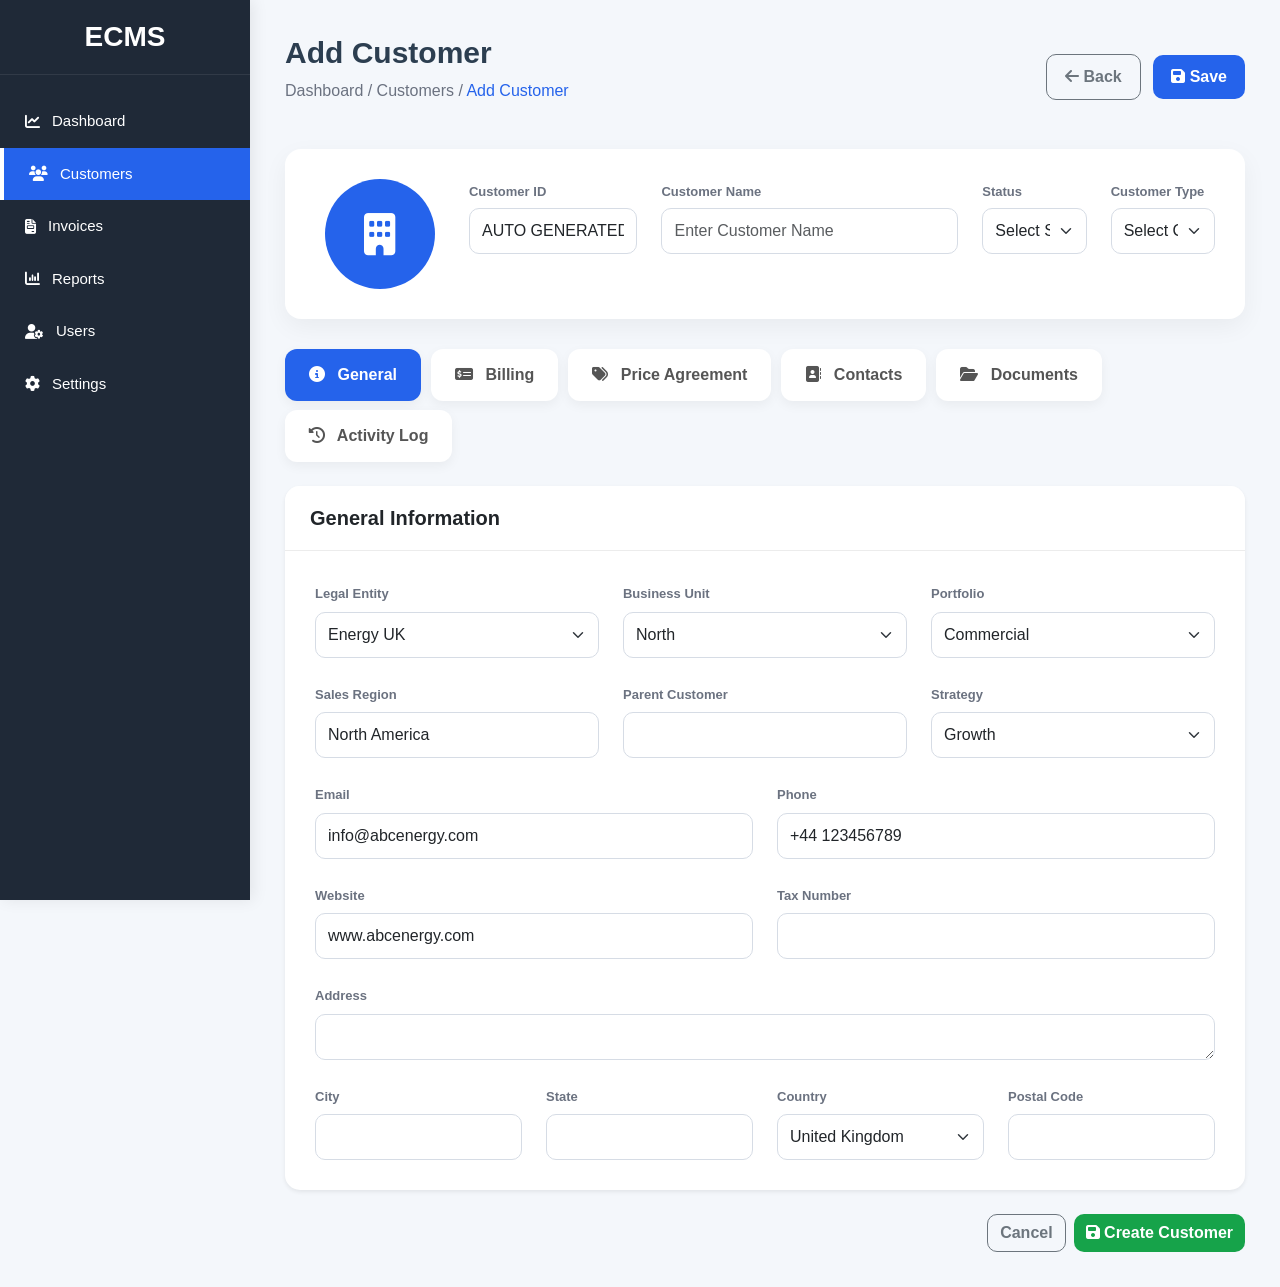
<file: add-customer.html>
<!DOCTYPE html>
<html lang="en">
<head>
    <meta charset="UTF-8">
    <meta name="viewport" content="width=device-width, initial-scale=1.0">
    <title>ECMS | Add Customer</title>

    <link href="https://cdn.jsdelivr.net/npm/bootstrap@5.3.3/dist/css/bootstrap.min.css" rel="stylesheet">
    <link rel="stylesheet" href="https://cdnjs.cloudflare.com/ajax/libs/font-awesome/6.7.2/css/all.min.css">
    <link rel="stylesheet" href="../assets/css/customer-details.css">
</head>

<body>

<div class="wrapper">

    <!-- Sidebar -->
    <aside class="sidebar">
        <div class="logo">
            ECMS
        </div>

        <ul>
            <li>
                <i class="fa-solid fa-chart-line"></i>
                Dashboard
            </li>
            <li class="active">
                <i class="fa-solid fa-users"></i>
                Customers
            </li>
            <li>
                <i class="fa-solid fa-file-invoice"></i>
                Invoices
            </li>
            <li>
                <i class="fa-solid fa-chart-column"></i>
                Reports
            </li>
            <li>
                <i class="fa-solid fa-user-gear"></i>
                Users
            </li>
            <li>
                <i class="fa-solid fa-gear"></i>
                Settings
            </li>
        </ul>
    </aside>

    <!-- Main Content -->
    <main class="main-content">

        <!-- Header -->
        <div class="page-header">
            <div>
                <h2>Add Customer</h2>
                <p>
                    Dashboard /
                    Customers /
                    <span>Add Customer</span>
                </p>
            </div>
            <div>
                <button class="btn btn-outline-secondary">
                    <i class="fa-solid fa-arrow-left"></i>
                    Back
                </button>
                <button class="btn btn-primary ms-2">
                    <i class="fa-solid fa-floppy-disk"></i>
                    Save
                </button>
            </div>
        </div>

        <!-- Customer Summary -->
        <div class="summary-card">
            <div class="row">
                <div class="col-lg-2">
                    <div class="customer-avatar">
                        <i class="fa-solid fa-building"></i>
                    </div>
                </div>

                <div class="col-lg-10">
                    <div class="row">
                        <div class="col-lg-3">
                            <label>Customer ID</label>
                            <input type="text" class="form-control" value="AUTO GENERATED" readonly">
                        </div>

                        <div class="col-lg-5">
                            <label>Customer Name</label>
                            <input type="text" class="form-control" value=""
                                placeholder="Enter Customer Name">
                        </div>

                        <div class="col-lg-2">
                            <label>Status</label>
                            <select class="form-select">
                                <option selected>Select Status</option>
                                <option>Active</option>
                                <option>Inactive</option>
                                <option>Pending</option>
                            </select>
                        </div>

                        <div class="col-lg-2">
                            <label>Customer Type</label>
                            <select class="form-select">
                                <option selected>Select Customer Type</option>
                                <option>Commercial</option>
                                <option>Industrial</option>
                                <option>Residential</option>
                                <option>Government</option>
                            </select>
                        </div>
                    </div>
                </div>
            </div>
        </div>

        <!-- Enterprise Tabs -->
        <ul class="nav nav-tabs enterprise-tabs" id="customerTabs">
            <li class="nav-item">
                <button class="nav-link active" data-bs-toggle="tab" data-bs-target="#general">
                    <i class="fa-solid fa-circle-info"></i>
                    General
                </button>
            </li>
            <li class="nav-item">
                <button class="nav-link" data-bs-toggle="tab" data-bs-target="#billing">
                    <i class="fa-solid fa-money-check-dollar"></i>
                    Billing
                </button>
            </li>
            <li class="nav-item">
                <button class="nav-link" data-bs-toggle="tab" data-bs-target="#price">
                    <i class="fa-solid fa-tags"></i>
                    Price Agreement
                </button>
            </li>
            <li class="nav-item">
                <button class="nav-link" data-bs-toggle="tab" data-bs-target="#contacts">
                    <i class="fa-solid fa-address-book"></i>
                    Contacts
                </button>
            </li>
            <li class="nav-item">
                <button class="nav-link" data-bs-toggle="tab" data-bs-target="#documents">
                    <i class="fa-solid fa-folder-open"></i>
                    Documents
                </button>
            </li>
            <li class="nav-item">
                <button class="nav-link" data-bs-toggle="tab" data-bs-target="#activity">
                    <i class="fa-solid fa-clock-rotate-left"></i>
                    Activity Log
                </button>
            </li>
        </ul>

        <div class="tab-content">

            <!-- GENERAL TAB START -->
            <div class="tab-pane fade show active" id="general">
                <div class="card shadow-sm border-0 mt-4">
                    <div class="card-header bg-white">
                        <h5 class="mb-0">General Information</h5>
                    </div>

                    <div class="card-body">
                        <div class="row g-4">

                            <div class="col-md-4">
                                <label class="form-label">Legal Entity</label>
                                <select class="form-select">
                                    <option>Energy UK</option>
                                    <option>Energy US</option>
                                    <option>Energy India</option>
                                </select>
                            </div>

                            <div class="col-md-4">
                                <label class="form-label">Business Unit</label>
                                <select class="form-select">
                                    <option>North</option>
                                    <option>South</option>
                                    <option>East</option>
                                    <option>West</option>
                                </select>
                            </div>

                            <div class="col-md-4">
                                <label class="form-label">Portfolio</label>
                                <select class="form-select">
                                    <option>Commercial</option>
                                    <option>Industrial</option>
                                    <option>Retail</option>
                                </select>
                            </div>

                            <div class="col-md-4">
                                <label class="form-label">Sales Region</label>
                                <input type="text" class="form-control" value="North America">
                            </div>

                            <div class="col-md-4">
                                <label class="form-label">Parent Customer</label>
                                <input type="text" class="form-control">
                            </div>

                            <div class="col-md-4">
                                <label class="form-label">Strategy</label>
                                <select class="form-select">
                                    <option>Growth</option>
                                    <option>Standard</option>
                                    <option>Premium</option>
                                </select>
                            </div>

                            <div class="col-md-6">
                                <label class="form-label">Email</label>
                                <input type="email" class="form-control" value="info@abcenergy.com">
                            </div>

                            <div class="col-md-6">
                                <label class="form-label">Phone</label>
                                <input type="text" class="form-control" value="+44 123456789">
                            </div>

                            <div class="col-md-6">
                                <label class="form-label">Website</label>
                                <input type="text" class="form-control" value="www.abcenergy.com">
                            </div>

                            <div class="col-md-6">
                                <label class="form-label">Tax Number</label>
                                <input type="text" class="form-control">
                            </div>

                            <div class="col-md-12">
                                <label class="form-label">Address</label>
                                <textarea class="form-control" rows="3"></textarea>
                            </div>

                            <div class="col-md-3">
                                <label class="form-label">City</label>
                                <input type="text" class="form-control">
                            </div>

                            <div class="col-md-3">
                                <label class="form-label">State</label>
                                <input type="text" class="form-control">
                            </div>

                            <div class="col-md-3">
                                <label class="form-label">Country</label>
                                <select class="form-select">
                                    <option>United Kingdom</option>
                                    <option>India</option>
                                    <option>United States</option>
                                </select>
                            </div>

                            <div class="col-md-3">
                                <label class="form-label">Postal Code</label>
                                <input type="text" class="form-control">
                            </div>

                        </div>
                    </div>
                </div>
            </div>

            <div class="tab-pane fade show active" id="general">
                <!-- Continue in Part 2 -->
            </div>

            <!-- BILLING TAB -->
            <div class="tab-pane fade" id="billing">
                <div class="card shadow-sm border-0 mt-4">
                    <div class="card-header bg-white">
                        <h5 class="mb-0">Billing Information</h5>
                    </div>

                    <div class="card-body">
                        <div class="row g-4">

                            <div class="col-md-4">
                                <label class="form-label">Currency</label>
                                <select class="form-select">
                                    <option>GBP</option>
                                    <option>USD</option>
                                    <option>EUR</option>
                                </select>
                            </div>

                            <div class="col-md-4">
                                <label class="form-label">Payment Terms</label>
                                <select class="form-select">
                                    <option>Net 30</option>
                                    <option>Net 45</option>
                                    <option>Net 60</option>
                                </select>
                            </div>

                            <div class="col-md-4">
                                <label class="form-label">Invoice Method</label>
                                <select class="form-select">
                                    <option>Email</option>
                                    <option>Paper</option>
                                    <option>EDI</option>
                                </select>
                            </div>

                            <div class="col-md-4">
                                <label class="form-label">Credit Limit</label>
                                <input type="number" class="form-control">
                            </div>

                            <div class="col-md-4">
                                <label class="form-label">Finance Group</label>
                                <input type="text" class="form-control">
                            </div>

                            <div class="col-md-4">
                                <label class="form-label">Late Charge %</label>
                                <input type="number" class="form-control">
                            </div>

                            <div class="col-md-4">
                                <div class="form-check mt-4">
                                    <input class="form-check-input" type="checkbox">
                                    <label class="form-check-label">Auto Invoice</label>
                                </div>
                            </div>

                            <div class="col-md-4">
                                <div class="form-check mt-4">
                                    <input class="form-check-input" type="checkbox">
                                    <label class="form-check-label">Tax Exempt</label>
                                </div>
                            </div>

                            <div class="col-md-4">
                                <div class="form-check mt-4">
                                    <input class="form-check-input" type="checkbox" checked>
                                    <label class="form-check-label">Active Billing</label>
                                </div>
                            </div>

                        </div>
                    </div>
                </div>
            </div>

            <div class="tab-pane fade" id="billing">
            </div>

            <!-- PRICE TAB -->
            <div class="tab-pane fade" id="price">
                <div class="card shadow-sm border-0 mt-4">
                    <div class="card-header bg-white">
                        <h5 class="mb-0">Price Agreement</h5>
                    </div>

                    <div class="card-body">
                        <div class="row g-4">

                            <div class="col-md-4">
                                <label class="form-label">Agreement Type</label>
                                <select class="form-select">
                                    <option>Fixed</option>
                                    <option>Index</option>
                                    <option>Floating</option>
                                </select>
                            </div>

                            <div class="col-md-4">
                                <label class="form-label">Price Index</label>
                                <select class="form-select">
                                    <option>Henry Hub</option>
                                    <option>NBP</option>
                                    <option>TTF</option>
                                </select>
                            </div>

                            <div class="col-md-4">
                                <label class="form-label">Contract Number</label>
                                <input class="form-control">
                            </div>

                            <div class="col-md-3">
                                <label class="form-label">Effective Date</label>
                                <input type="date" class="form-control">
                            </div>

                            <div class="col-md-3">
                                <label class="form-label">Expiry Date</label>
                                <input type="date" class="form-control">
                            </div>

                            <div class="col-md-3">
                                <label class="form-label">Minimum Volume</label>
                                <input type="number" class="form-control">
                            </div>

                            <div class="col-md-3">
                                <label class="form-label">Maximum Volume</label>
                                <input type="number" class="form-control">
                            </div>

                        </div>
                    </div>
                </div>
            </div>

            <div class="tab-pane fade" id="price">
            </div>

            <!-- CONTACT TAB -->
            <div class="tab-pane fade" id="contacts">
                <div class="card shadow-sm border-0 mt-4">
                    <div class="card-header d-flex justify-content-between align-items-center bg-white">
                        <h5 class="mb-0">Customer Contacts</h5>
                        <button class="btn btn-primary btn-sm">
                            <i class="fa-solid fa-plus"></i>
                            Add Contact
                        </button>
                    </div>

                    <div class="card-body p-0">
                        <table class="table table-hover mb-0">
                            <thead class="table-light">
                                <tr>
                                    <th>Name</th>
                                    <th>Designation</th>
                                    <th>Email</th>
                                    <th>Phone</th>
                                    <th>Primary</th>
                                    <th>Action</th>
                                </tr>
                            </thead>

                            <tbody>
                                <tr>
                                    <td>John Smith</td>
                                    <td>Trading Manager</td>
                                    <td>john.smith@abcenergy.com</td>
                                    <td>+44 7845123456</td>
                                    <td><span class="badge bg-success">Yes</span></td>
                                    <td>
                                        <button class="btn btn-sm btn-outline-primary">
                                            <i class="fa-solid fa-pen"></i>
                                        </button>
                                        <button class="btn btn-sm btn-outline-danger">
                                            <i class="fa-solid fa-trash"></i>
                                        </button>
                                    </td>
                                </tr>

                                <tr>
                                    <td>Emma Watson</td>
                                    <td>Finance Lead</td>
                                    <td>emma@abcenergy.com</td>
                                    <td>+44 7855123456</td>
                                    <td><span class="badge bg-secondary">No</span></td>
                                    <td>
                                        <button class="btn btn-sm btn-outline-primary">
                                            <i class="fa-solid fa-pen"></i>
                                        </button>
                                        <button class="btn btn-sm btn-outline-danger">
                                            <i class="fa-solid fa-trash"></i>
                                        </button>
                                    </td>
                                </tr>
                            </tbody>
                        </table>
                    </div>
                </div>
            </div>

            <div class="tab-pane fade" id="contacts">
            </div>

            <!-- DOCUMENT TAB -->
            <div class="tab-pane fade" id="documents">
                <div class="card shadow-sm border-0 mt-4">
                    <div class="card-header d-flex justify-content-between align-items-center bg-white">
                        <h5 class="mb-0">Documents</h5>
                        <button class="btn btn-primary btn-sm">
                            <i class="fa-solid fa-upload"></i>
                            Upload
                        </button>
                    </div>

                    <div class="card-body">
                        <table class="table table-hover">
                            <thead>
                                <tr>
                                    <th>Document Name</th>
                                    <th>Category</th>
                                    <th>Uploaded By</th>
                                    <th>Uploaded Date</th>
                                    <th>Version</th>
                                    <th>Action</th>
                                </tr>
                            </thead>

                            <tbody>
                                <tr>
                                    <td>Gas Agreement.pdf</td>
                                    <td>Agreement</td>
                                    <td>Admin</td>
                                    <td>15-Jul-2026</td>
                                    <td>1.0</td>
                                    <td>
                                        <button class="btn btn-sm btn-outline-success">
                                            <i class="fa-solid fa-download"></i>
                                        </button>
                                        <button class="btn btn-sm btn-outline-danger">
                                            <i class="fa-solid fa-trash"></i>
                                        </button>
                                    </td>
                                </tr>

                                <tr>
                                    <td>Credit Review.xlsx</td>
                                    <td>Finance</td>
                                    <td>Finance Team</td>
                                    <td>21-Jul-2026</td>
                                    <td>2.1</td>
                                    <td>
                                        <button class="btn btn-sm btn-outline-success">
                                            <i class="fa-solid fa-download"></i>
                                        </button>
                                        <button class="btn btn-sm btn-outline-danger">
                                            <i class="fa-solid fa-trash"></i>
                                        </button>
                                    </td>
                                </tr>
                            </tbody>
                        </table>
                    </div>
                </div>
            </div>

            <div class="tab-pane fade" id="documents">
            </div>

            <!-- ACTIVITY TAB -->
            <div class="tab-pane fade" id="activity">
                <div class="card shadow-sm border-0 mt-4">
                    <div class="card-header bg-white">
                        <h5 class="mb-0">Activity History</h5>
                    </div>

                    <div class="card-body">
                        <div class="timeline">

                            <div class="timeline-item">
                                <div class="timeline-icon bg-success">
                                    <i class="fa-solid fa-plus"></i>
                                </div>
                                <div class="timeline-content">
                                    <h6>Customer Created</h6>
                                    <p>Created by Admin</p>
                                    <small>12 Jul 2026 • 09:25 AM</small>
                                </div>
                            </div>

                            <div class="timeline-item">
                                <div class="timeline-icon bg-warning">
                                    <i class="fa-solid fa-pen"></i>
                                </div>
                                <div class="timeline-content">
                                    <h6>Billing Information Updated</h6>
                                    <p>Payment Terms changed from Net 30 to Net 45.</p>
                                    <small>18 Jul 2026 • 02:15 PM</small>
                                </div>
                            </div>

                            <div class="timeline-item">
                                <div class="timeline-icon bg-primary">
                                    <i class="fa-solid fa-file-arrow-up"></i>
                                </div>
                                <div class="timeline-content">
                                    <h6>Agreement Uploaded</h6>
                                    <p>Gas Agreement.pdf uploaded.</p>
                                    <small>21 Jul 2026 • 11:42 AM</small>
                                </div>
                            </div>

                            <div class="timeline-item">
                                <div class="timeline-icon bg-danger">
                                    <i class="fa-solid fa-user-check"></i>
                                </div>
                                <div class="timeline-content">
                                    <h6>Credit Review Approved</h6>
                                    <p>Approved by Finance Manager.</p>
                                    <small>26 Jul 2026 • 03:05 PM</small>
                                </div>
                            </div>

                        </div>
                    </div>
                </div>
            </div>

            <div class="tab-pane fade" id="activity">
            </div>

        </div>

        <div class="mt-4 d-flex justify-content-end gap-2">
            <button class="btn btn-outline-secondary">
                Cancel
            </button>
            <button class="btn btn-success">
                <i class="fa-solid fa-floppy-disk"></i>
                Create Customer
            </button>
        </div>

    </main>

</div>

<script src="https://cdn.jsdelivr.net/npm/bootstrap@5.3.3/dist/js/bootstrap.bundle.min.js"></script>
<script src="../assets/js/customer-details.js"></script>

</body>

</html>
</file>
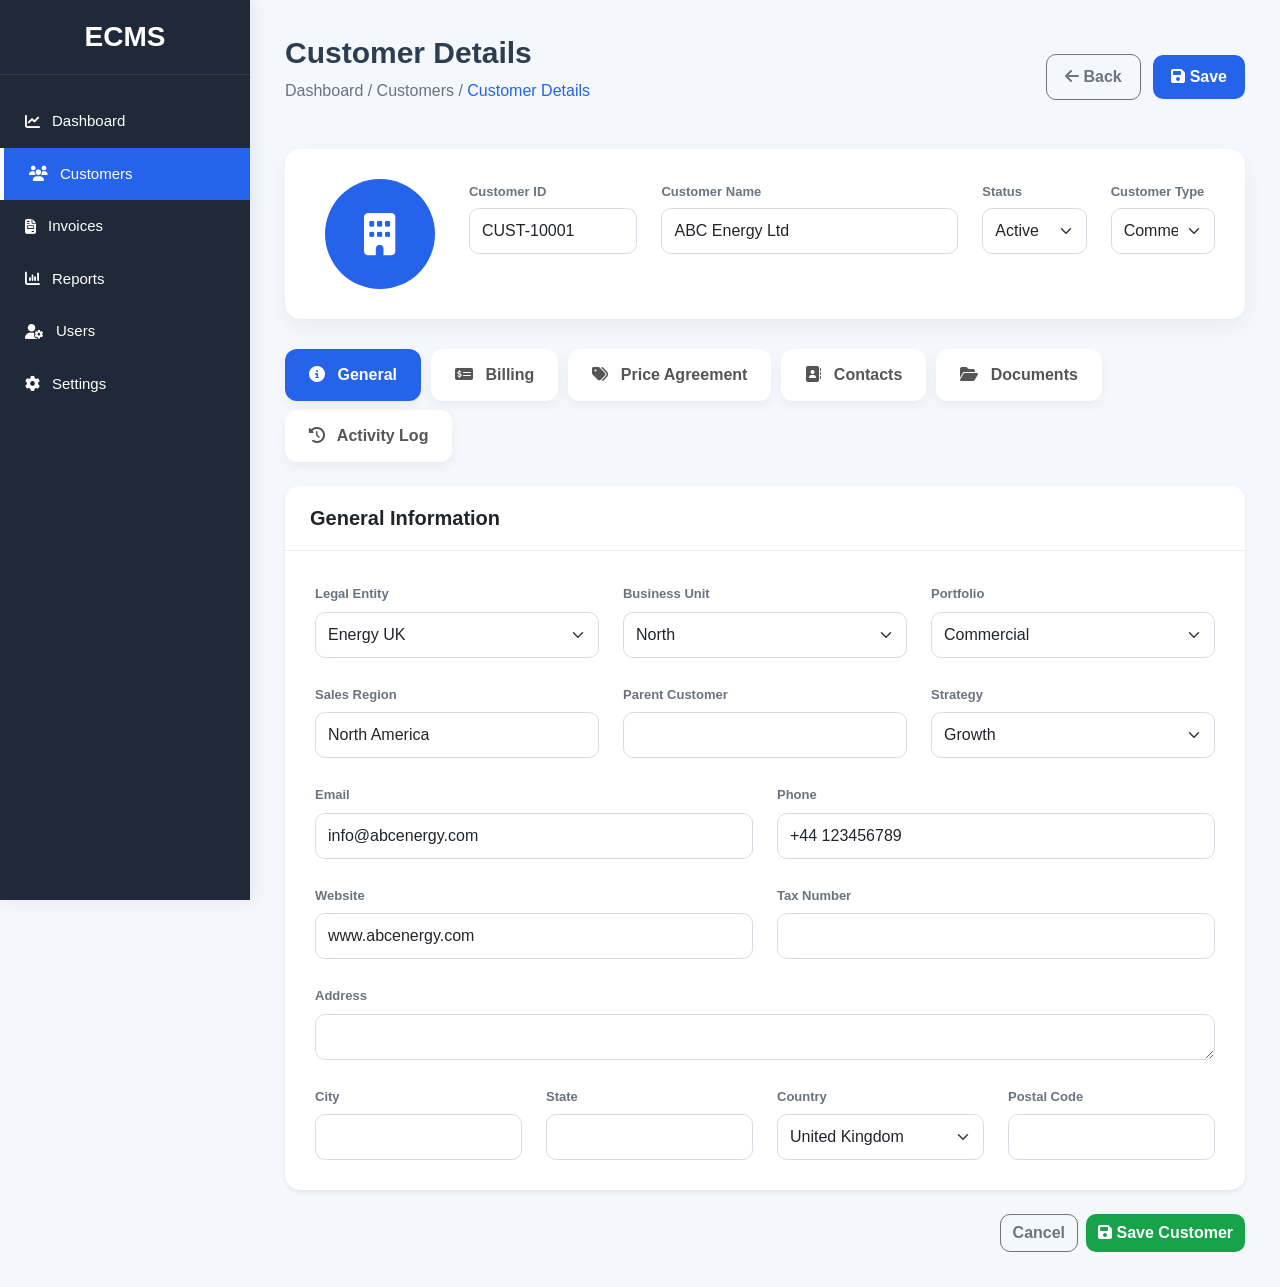
<file: customer-details.html>
<!DOCTYPE html>
<html lang="en">
<head>
    <meta charset="UTF-8">
    <meta name="viewport" content="width=device-width, initial-scale=1.0">
    <title>ECMS | Customer Details</title>

    <link href="https://cdn.jsdelivr.net/npm/bootstrap@5.3.3/dist/css/bootstrap.min.css" rel="stylesheet">
    <link rel="stylesheet" href="https://cdnjs.cloudflare.com/ajax/libs/font-awesome/6.7.2/css/all.min.css">
    <link rel="stylesheet" href="../assets/css/customer-details.css">
</head>

<body>

<div class="wrapper">

    <!-- Sidebar -->
    <aside class="sidebar">
        <div class="logo">
            ECMS
        </div>

        <ul>
            <li>
                <i class="fa-solid fa-chart-line"></i>
                Dashboard
            </li>
            <li class="active">
                <i class="fa-solid fa-users"></i>
                Customers
            </li>
            <li>
                <i class="fa-solid fa-file-invoice"></i>
                Invoices
            </li>
            <li>
                <i class="fa-solid fa-chart-column"></i>
                Reports
            </li>
            <li>
                <i class="fa-solid fa-user-gear"></i>
                Users
            </li>
            <li>
                <i class="fa-solid fa-gear"></i>
                Settings
            </li>
        </ul>
    </aside>

    <!-- Main Content -->
    <main class="main-content">

        <!-- Header -->
        <div class="page-header">
            <div>
                <h2>Customer Details</h2>
                <p>
                    Dashboard /
                    Customers /
                    <span>Customer Details</span>
                </p>
            </div>
            <div>
                <button class="btn btn-outline-secondary">
                    <i class="fa-solid fa-arrow-left"></i>
                    Back
                </button>
                <button class="btn btn-primary ms-2">
                    <i class="fa-solid fa-floppy-disk"></i>
                    Save
                </button>
            </div>
        </div>

        <!-- Customer Summary -->
        <div class="summary-card">
            <div class="row">
                <div class="col-lg-2">
                    <div class="customer-avatar">
                        <i class="fa-solid fa-building"></i>
                    </div>
                </div>

                <div class="col-lg-10">
                    <div class="row">
                        <div class="col-lg-3">
                            <label>Customer ID</label>
                            <input type="text" class="form-control" value="CUST-10001">
                        </div>

                        <div class="col-lg-5">
                            <label>Customer Name</label>
                            <input type="text" class="form-control" value="ABC Energy Ltd">
                        </div>

                        <div class="col-lg-2">
                            <label>Status</label>
                            <select class="form-select">
                                <option selected>Active</option>
                                <option>Pending</option>
                                <option>Inactive</option>
                            </select>
                        </div>

                        <div class="col-lg-2">
                            <label>Customer Type</label>
                            <select class="form-select">
                                <option>Commercial</option>
                                <option>Residential</option>
                                <option>Industrial</option>
                            </select>
                        </div>
                    </div>
                </div>
            </div>
        </div>

        <!-- Enterprise Tabs -->
        <ul class="nav nav-tabs enterprise-tabs" id="customerTabs">
            <li class="nav-item">
                <button class="nav-link active" data-bs-toggle="tab" data-bs-target="#general">
                    <i class="fa-solid fa-circle-info"></i>
                    General
                </button>
            </li>
            <li class="nav-item">
                <button class="nav-link" data-bs-toggle="tab" data-bs-target="#billing">
                    <i class="fa-solid fa-money-check-dollar"></i>
                    Billing
                </button>
            </li>
            <li class="nav-item">
                <button class="nav-link" data-bs-toggle="tab" data-bs-target="#price">
                    <i class="fa-solid fa-tags"></i>
                    Price Agreement
                </button>
            </li>
            <li class="nav-item">
                <button class="nav-link" data-bs-toggle="tab" data-bs-target="#contacts">
                    <i class="fa-solid fa-address-book"></i>
                    Contacts
                </button>
            </li>
            <li class="nav-item">
                <button class="nav-link" data-bs-toggle="tab" data-bs-target="#documents">
                    <i class="fa-solid fa-folder-open"></i>
                    Documents
                </button>
            </li>
            <li class="nav-item">
                <button class="nav-link" data-bs-toggle="tab" data-bs-target="#activity">
                    <i class="fa-solid fa-clock-rotate-left"></i>
                    Activity Log
                </button>
            </li>
        </ul>

        <div class="tab-content">

            <!-- GENERAL TAB START -->
            <div class="tab-pane fade show active" id="general">
                <div class="card shadow-sm border-0 mt-4">
                    <div class="card-header bg-white">
                        <h5 class="mb-0">General Information</h5>
                    </div>

                    <div class="card-body">
                        <div class="row g-4">

                            <div class="col-md-4">
                                <label class="form-label">Legal Entity</label>
                                <select class="form-select">
                                    <option>Energy UK</option>
                                    <option>Energy US</option>
                                    <option>Energy India</option>
                                </select>
                            </div>

                            <div class="col-md-4">
                                <label class="form-label">Business Unit</label>
                                <select class="form-select">
                                    <option>North</option>
                                    <option>South</option>
                                    <option>East</option>
                                    <option>West</option>
                                </select>
                            </div>

                            <div class="col-md-4">
                                <label class="form-label">Portfolio</label>
                                <select class="form-select">
                                    <option>Commercial</option>
                                    <option>Industrial</option>
                                    <option>Retail</option>
                                </select>
                            </div>

                            <div class="col-md-4">
                                <label class="form-label">Sales Region</label>
                                <input type="text" class="form-control" value="North America">
                            </div>

                            <div class="col-md-4">
                                <label class="form-label">Parent Customer</label>
                                <input type="text" class="form-control">
                            </div>

                            <div class="col-md-4">
                                <label class="form-label">Strategy</label>
                                <select class="form-select">
                                    <option>Growth</option>
                                    <option>Standard</option>
                                    <option>Premium</option>
                                </select>
                            </div>

                            <div class="col-md-6">
                                <label class="form-label">Email</label>
                                <input type="email" class="form-control" value="info@abcenergy.com">
                            </div>

                            <div class="col-md-6">
                                <label class="form-label">Phone</label>
                                <input type="text" class="form-control" value="+44 123456789">
                            </div>

                            <div class="col-md-6">
                                <label class="form-label">Website</label>
                                <input type="text" class="form-control" value="www.abcenergy.com">
                            </div>

                            <div class="col-md-6">
                                <label class="form-label">Tax Number</label>
                                <input type="text" class="form-control">
                            </div>

                            <div class="col-md-12">
                                <label class="form-label">Address</label>
                                <textarea class="form-control" rows="3"></textarea>
                            </div>

                            <div class="col-md-3">
                                <label class="form-label">City</label>
                                <input type="text" class="form-control">
                            </div>

                            <div class="col-md-3">
                                <label class="form-label">State</label>
                                <input type="text" class="form-control">
                            </div>

                            <div class="col-md-3">
                                <label class="form-label">Country</label>
                                <select class="form-select">
                                    <option>United Kingdom</option>
                                    <option>India</option>
                                    <option>United States</option>
                                </select>
                            </div>

                            <div class="col-md-3">
                                <label class="form-label">Postal Code</label>
                                <input type="text" class="form-control">
                            </div>

                        </div>
                    </div>
                </div>
            </div>

            <div class="tab-pane fade show active" id="general">
                <!-- Continue in Part 2 -->
            </div>

            <!-- BILLING TAB -->
            <div class="tab-pane fade" id="billing">
                <div class="card shadow-sm border-0 mt-4">
                    <div class="card-header bg-white">
                        <h5 class="mb-0">Billing Information</h5>
                    </div>

                    <div class="card-body">
                        <div class="row g-4">

                            <div class="col-md-4">
                                <label class="form-label">Currency</label>
                                <select class="form-select">
                                    <option>GBP</option>
                                    <option>USD</option>
                                    <option>EUR</option>
                                </select>
                            </div>

                            <div class="col-md-4">
                                <label class="form-label">Payment Terms</label>
                                <select class="form-select">
                                    <option>Net 30</option>
                                    <option>Net 45</option>
                                    <option>Net 60</option>
                                </select>
                            </div>

                            <div class="col-md-4">
                                <label class="form-label">Invoice Method</label>
                                <select class="form-select">
                                    <option>Email</option>
                                    <option>Paper</option>
                                    <option>EDI</option>
                                </select>
                            </div>

                            <div class="col-md-4">
                                <label class="form-label">Credit Limit</label>
                                <input type="number" class="form-control">
                            </div>

                            <div class="col-md-4">
                                <label class="form-label">Finance Group</label>
                                <input type="text" class="form-control">
                            </div>

                            <div class="col-md-4">
                                <label class="form-label">Late Charge %</label>
                                <input type="number" class="form-control">
                            </div>

                            <div class="col-md-4">
                                <div class="form-check mt-4">
                                    <input class="form-check-input" type="checkbox">
                                    <label class="form-check-label">Auto Invoice</label>
                                </div>
                            </div>

                            <div class="col-md-4">
                                <div class="form-check mt-4">
                                    <input class="form-check-input" type="checkbox">
                                    <label class="form-check-label">Tax Exempt</label>
                                </div>
                            </div>

                            <div class="col-md-4">
                                <div class="form-check mt-4">
                                    <input class="form-check-input" type="checkbox" checked>
                                    <label class="form-check-label">Active Billing</label>
                                </div>
                            </div>

                        </div>
                    </div>
                </div>
            </div>

            <div class="tab-pane fade" id="billing">
            </div>

            <!-- PRICE TAB -->
            <div class="tab-pane fade" id="price">
                <div class="card shadow-sm border-0 mt-4">
                    <div class="card-header bg-white">
                        <h5 class="mb-0">Price Agreement</h5>
                    </div>

                    <div class="card-body">
                        <div class="row g-4">

                            <div class="col-md-4">
                                <label class="form-label">Agreement Type</label>
                                <select class="form-select">
                                    <option>Fixed</option>
                                    <option>Index</option>
                                    <option>Floating</option>
                                </select>
                            </div>

                            <div class="col-md-4">
                                <label class="form-label">Price Index</label>
                                <select class="form-select">
                                    <option>Henry Hub</option>
                                    <option>NBP</option>
                                    <option>TTF</option>
                                </select>
                            </div>

                            <div class="col-md-4">
                                <label class="form-label">Contract Number</label>
                                <input class="form-control">
                            </div>

                            <div class="col-md-3">
                                <label class="form-label">Effective Date</label>
                                <input type="date" class="form-control">
                            </div>

                            <div class="col-md-3">
                                <label class="form-label">Expiry Date</label>
                                <input type="date" class="form-control">
                            </div>

                            <div class="col-md-3">
                                <label class="form-label">Minimum Volume</label>
                                <input type="number" class="form-control">
                            </div>

                            <div class="col-md-3">
                                <label class="form-label">Maximum Volume</label>
                                <input type="number" class="form-control">
                            </div>

                        </div>
                    </div>
                </div>
            </div>

            <div class="tab-pane fade" id="price">
            </div>

            <!-- CONTACT TAB -->
            <div class="tab-pane fade" id="contacts">
                <div class="card shadow-sm border-0 mt-4">
                    <div class="card-header d-flex justify-content-between align-items-center bg-white">
                        <h5 class="mb-0">Customer Contacts</h5>
                        <button class="btn btn-primary btn-sm">
                            <i class="fa-solid fa-plus"></i>
                            Add Contact
                        </button>
                    </div>

                    <div class="card-body p-0">
                        <table class="table table-hover mb-0">
                            <thead class="table-light">
                                <tr>
                                    <th>Name</th>
                                    <th>Designation</th>
                                    <th>Email</th>
                                    <th>Phone</th>
                                    <th>Primary</th>
                                    <th>Action</th>
                                </tr>
                            </thead>

                            <tbody>
                                <tr>
                                    <td>John Smith</td>
                                    <td>Trading Manager</td>
                                    <td>john.smith@abcenergy.com</td>
                                    <td>+44 7845123456</td>
                                    <td><span class="badge bg-success">Yes</span></td>
                                    <td>
                                        <button class="btn btn-sm btn-outline-primary">
                                            <i class="fa-solid fa-pen"></i>
                                        </button>
                                        <button class="btn btn-sm btn-outline-danger">
                                            <i class="fa-solid fa-trash"></i>
                                        </button>
                                    </td>
                                </tr>

                                <tr>
                                    <td>Emma Watson</td>
                                    <td>Finance Lead</td>
                                    <td>emma@abcenergy.com</td>
                                    <td>+44 7855123456</td>
                                    <td><span class="badge bg-secondary">No</span></td>
                                    <td>
                                        <button class="btn btn-sm btn-outline-primary">
                                            <i class="fa-solid fa-pen"></i>
                                        </button>
                                        <button class="btn btn-sm btn-outline-danger">
                                            <i class="fa-solid fa-trash"></i>
                                        </button>
                                    </td>
                                </tr>
                            </tbody>
                        </table>
                    </div>
                </div>
            </div>

            <div class="tab-pane fade" id="contacts">
            </div>

            <!-- DOCUMENT TAB -->
            <div class="tab-pane fade" id="documents">
                <div class="card shadow-sm border-0 mt-4">
                    <div class="card-header d-flex justify-content-between align-items-center bg-white">
                        <h5 class="mb-0">Documents</h5>
                        <button class="btn btn-primary btn-sm">
                            <i class="fa-solid fa-upload"></i>
                            Upload
                        </button>
                    </div>

                    <div class="card-body">
                        <table class="table table-hover">
                            <thead>
                                <tr>
                                    <th>Document Name</th>
                                    <th>Category</th>
                                    <th>Uploaded By</th>
                                    <th>Uploaded Date</th>
                                    <th>Version</th>
                                    <th>Action</th>
                                </tr>
                            </thead>

                            <tbody>
                                <tr>
                                    <td>Gas Agreement.pdf</td>
                                    <td>Agreement</td>
                                    <td>Admin</td>
                                    <td>15-Jul-2026</td>
                                    <td>1.0</td>
                                    <td>
                                        <button class="btn btn-sm btn-outline-success">
                                            <i class="fa-solid fa-download"></i>
                                        </button>
                                        <button class="btn btn-sm btn-outline-danger">
                                            <i class="fa-solid fa-trash"></i>
                                        </button>
                                    </td>
                                </tr>

                                <tr>
                                    <td>Credit Review.xlsx</td>
                                    <td>Finance</td>
                                    <td>Finance Team</td>
                                    <td>21-Jul-2026</td>
                                    <td>2.1</td>
                                    <td>
                                        <button class="btn btn-sm btn-outline-success">
                                            <i class="fa-solid fa-download"></i>
                                        </button>
                                        <button class="btn btn-sm btn-outline-danger">
                                            <i class="fa-solid fa-trash"></i>
                                        </button>
                                    </td>
                                </tr>
                            </tbody>
                        </table>
                    </div>
                </div>
            </div>

            <div class="tab-pane fade" id="documents">
            </div>

            <!-- ACTIVITY TAB -->
            <div class="tab-pane fade" id="activity">
                <div class="card shadow-sm border-0 mt-4">
                    <div class="card-header bg-white">
                        <h5 class="mb-0">Activity History</h5>
                    </div>

                    <div class="card-body">
                        <div class="timeline">

                            <div class="timeline-item">
                                <div class="timeline-icon bg-success">
                                    <i class="fa-solid fa-plus"></i>
                                </div>
                                <div class="timeline-content">
                                    <h6>Customer Created</h6>
                                    <p>Created by Admin</p>
                                    <small>12 Jul 2026 • 09:25 AM</small>
                                </div>
                            </div>

                            <div class="timeline-item">
                                <div class="timeline-icon bg-warning">
                                    <i class="fa-solid fa-pen"></i>
                                </div>
                                <div class="timeline-content">
                                    <h6>Billing Information Updated</h6>
                                    <p>Payment Terms changed from Net 30 to Net 45.</p>
                                    <small>18 Jul 2026 • 02:15 PM</small>
                                </div>
                            </div>

                            <div class="timeline-item">
                                <div class="timeline-icon bg-primary">
                                    <i class="fa-solid fa-file-arrow-up"></i>
                                </div>
                                <div class="timeline-content">
                                    <h6>Agreement Uploaded</h6>
                                    <p>Gas Agreement.pdf uploaded.</p>
                                    <small>21 Jul 2026 • 11:42 AM</small>
                                </div>
                            </div>

                            <div class="timeline-item">
                                <div class="timeline-icon bg-danger">
                                    <i class="fa-solid fa-user-check"></i>
                                </div>
                                <div class="timeline-content">
                                    <h6>Credit Review Approved</h6>
                                    <p>Approved by Finance Manager.</p>
                                    <small>26 Jul 2026 • 03:05 PM</small>
                                </div>
                            </div>

                        </div>
                    </div>
                </div>
            </div>

            <div class="tab-pane fade" id="activity">
            </div>

        </div>

        <div class="mt-4 d-flex justify-content-end gap-2">
            <button class="btn btn-outline-secondary">
                Cancel
            </button>
            <button class="btn btn-success">
                <i class="fa-solid fa-floppy-disk"></i>
                Save Customer
            </button>
        </div>

    </main>

</div>

<script src="https://cdn.jsdelivr.net/npm/bootstrap@5.3.3/dist/js/bootstrap.bundle.min.js"></script>
<script src="../assets/js/customer-details.js"></script>

</body>

</html>
</file>
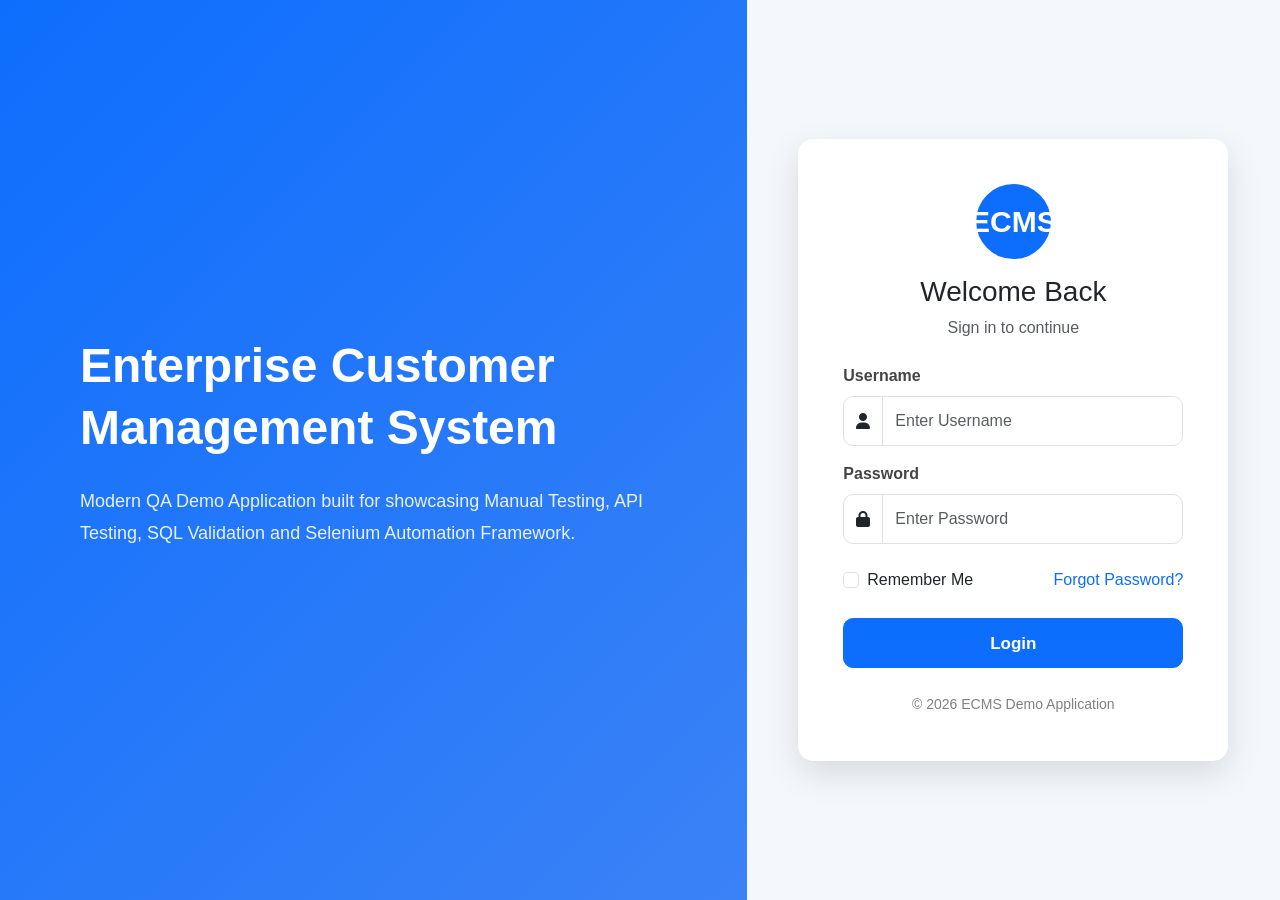
<file: Login.html>
<!DOCTYPE html>
<html lang="en">

<head>

    <meta charset="UTF-8">
    <meta name="viewport" content="width=device-width, initial-scale=1.0">

    <title>ECMS | Login</title>

    <link href="https://cdn.jsdelivr.net/npm/bootstrap@5.3.3/dist/css/bootstrap.min.css" rel="stylesheet">

    <link rel="stylesheet" href="assets/css/style.css">

    <link rel="stylesheet"
          href="https://cdnjs.cloudflare.com/ajax/libs/font-awesome/6.7.2/css/all.min.css">

</head>

<body>

<div class="container-fluid login-page">

    <div class="row vh-100">

        <!-- Left Side -->

        <div class="col-lg-7 d-none d-lg-flex left-panel">

            <div>

                <h1>
                    Enterprise Customer Management System
                </h1>

                <p>
                    Modern QA Demo Application built for showcasing Manual Testing,
                    API Testing, SQL Validation and Selenium Automation Framework.
                </p>

            </div>

        </div>

        <!-- Right Side -->

        <div class="col-lg-5 d-flex justify-content-center align-items-center">

            <div class="login-card">

                <div class="text-center mb-4">

                    <div class="logo">

                        ECMS

                    </div>

                    <h3 class="mt-3">
                        Welcome Back
                    </h3>

                    <p class="text-muted">
                        Sign in to continue
                    </p>

                </div>

                <form>

                    <div class="mb-3">

                        <label class="form-label">
                            Username
                        </label>

                        <div class="input-group">

                            <span class="input-group-text">

                                <i class="fa-solid fa-user"></i>

                            </span>

                            <input
                                    id="username"
                                    type="text"
                                    class="form-control"
                                    placeholder="Enter Username">

                        </div>

                    </div>

                    <div class="mb-4">

                        <label class="form-label">
                            Password
                        </label>

                        <div class="input-group">

                            <span class="input-group-text">

                                <i class="fa-solid fa-lock"></i>

                            </span>

                            <input
                                    id="password"
                                    type="password"
                                    class="form-control"
                                    placeholder="Enter Password">

                        </div>

                    </div>

                    <div class="d-flex justify-content-between mb-4">

                        <div class="form-check">

                            <input
                                    class="form-check-input"
                                    type="checkbox"
                                    id="remember">

                            <label
                                    class="form-check-label"
                                    for="remember">

                                Remember Me

                            </label>

                        </div>

                        <a href="#">
                            Forgot Password?
                        </a>

                    </div>

                    <button
                            id="loginBtn"
                            class="btn btn-primary w-100">

                        Login

                    </button>

                </form>

                <div class="text-center mt-4">

                    <small>

                        © 2026 ECMS Demo Application

                    </small>

                </div>

            </div>

        </div>

    </div>

</div>

<script src="assets/js/script.js"></script>

</body>

</html>
</file>
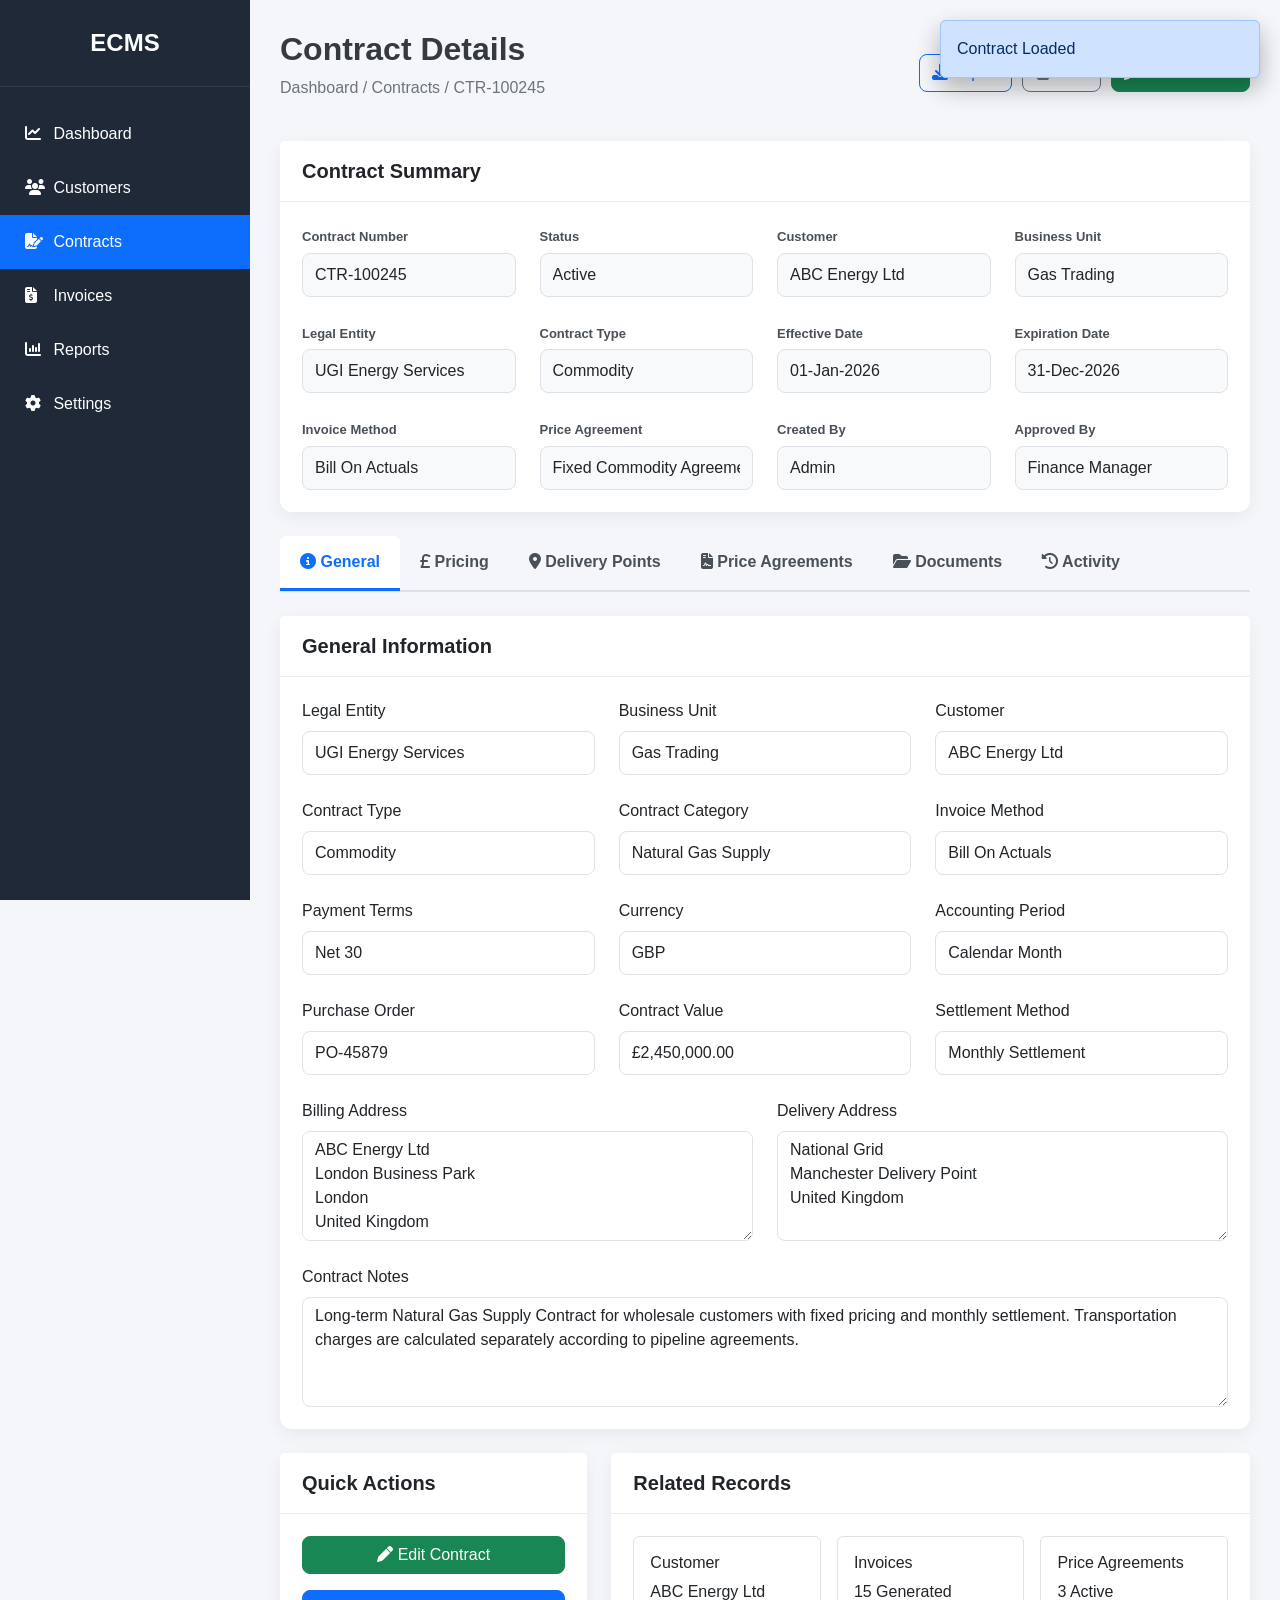
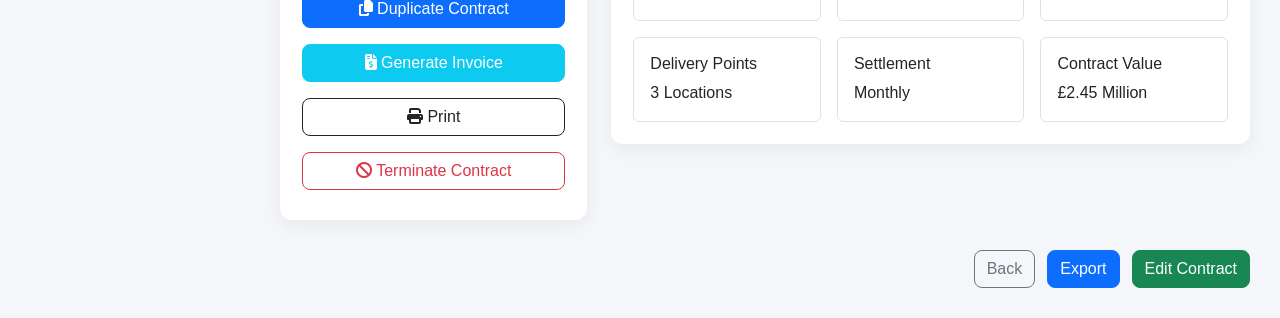
<file: pages/contract-details.html>
<!DOCTYPE html>
<html lang="en">
<head>
    <meta charset="UTF-8">
    <meta name="viewport" content="width=device-width, initial-scale=1.0">
    <title>ECMS | Contract Details</title>

    <link href="https://cdn.jsdelivr.net/npm/bootstrap@5.3.3/dist/css/bootstrap.min.css" rel="stylesheet">
    <link rel="stylesheet" href="https://cdnjs.cloudflare.com/ajax/libs/font-awesome/6.6.0/css/all.min.css">
    <link rel="stylesheet" href="../assets/css/contract-details.css">
</head>

<body>

<div class="wrapper">

    <!-- =====================================================
    Sidebar
    ===================================================== -->
    <aside class="sidebar">
        <div class="logo">
            ECMS
        </div>

        <ul>
            <li>
                <i class="fa-solid fa-chart-line"></i>
                Dashboard
            </li>
            <li>
                <i class="fa-solid fa-users"></i>
                Customers
            </li>
            <li class="active">
                <i class="fa-solid fa-file-signature"></i>
                Contracts
            </li>
            <li>
                <i class="fa-solid fa-file-invoice-dollar"></i>
                Invoices
            </li>
            <li>
                <i class="fa-solid fa-chart-column"></i>
                Reports
            </li>
            <li>
                <i class="fa-solid fa-gear"></i>
                Settings
            </li>
        </ul>
    </aside>

    <!-- =====================================================
    Main Content
    ===================================================== -->
    <main class="main-content">

        <!-- =====================================================
        Header
        ===================================================== -->
        <div class="page-header">
            <div>
                <h2>Contract Details</h2>
                <p>
                    Dashboard /
                    Contracts /
                    <span>CTR-100245</span>
                </p>
            </div>

            <div class="header-actions">
                <button class="btn btn-outline-primary" id="exportBtn">
                    <i class="fa-solid fa-download"></i>
                    Export
                </button>
                <button class="btn btn-outline-secondary" id="printBtn">
                    <i class="fa-solid fa-print"></i>
                    Print
                </button>
                <button class="btn btn-success" id="editContractBtn">
                    <i class="fa-solid fa-pen"></i>
                    Edit Contract
                </button>
            </div>
        </div>

        <!-- =====================================================
        Contract Summary
        ===================================================== -->
        <div class="card summary-card mb-4">
            <div class="card-header">
                <h5>Contract Summary</h5>
            </div>

            <div class="card-body">
                <div class="row g-4">

                    <div class="col-lg-3">
                        <label>Contract Number</label>
                        <input class="form-control" value="CTR-100245" readonly>
                    </div>

                    <div class="col-lg-3">
                        <label>Status</label>
                        <input class="form-control" value="Active" readonly>
                    </div>

                    <div class="col-lg-3">
                        <label>Customer</label>
                        <input class="form-control" value="ABC Energy Ltd" readonly>
                    </div>

                    <div class="col-lg-3">
                        <label>Business Unit</label>
                        <input class="form-control" value="Gas Trading" readonly>
                    </div>

                    <div class="col-lg-3">
                        <label>Legal Entity</label>
                        <input class="form-control" value="UGI Energy Services" readonly>
                    </div>

                    <div class="col-lg-3">
                        <label>Contract Type</label>
                        <input class="form-control" value="Commodity" readonly>
                    </div>

                    <div class="col-lg-3">
                        <label>Effective Date</label>
                        <input class="form-control" value="01-Jan-2026" readonly>
                    </div>

                    <div class="col-lg-3">
                        <label>Expiration Date</label>
                        <input class="form-control" value="31-Dec-2026" readonly>
                    </div>

                    <div class="col-lg-3">
                        <label>Invoice Method</label>
                        <input class="form-control" value="Bill On Actuals" readonly>
                    </div>

                    <div class="col-lg-3">
                        <label>Price Agreement</label>
                        <input class="form-control" value="Fixed Commodity Agreement" readonly>
                    </div>

                    <div class="col-lg-3">
                        <label>Created By</label>
                        <input class="form-control" value="Admin" readonly>
                    </div>

                    <div class="col-lg-3">
                        <label>Approved By</label>
                        <input class="form-control" value="Finance Manager" readonly>
                    </div>

                </div>
            </div>
        </div>

        <!-- =====================================================
        Enterprise Tabs
        ===================================================== -->
        <ul class="nav nav-tabs enterprise-tabs mb-4">
            <li class="nav-item">
                <button class="nav-link active" data-bs-toggle="tab" data-bs-target="#general">
                    <i class="fa-solid fa-circle-info"></i>
                    General
                </button>
            </li>
            <li class="nav-item">
                <button class="nav-link" data-bs-toggle="tab" data-bs-target="#pricing">
                    <i class="fa-solid fa-pound-sign"></i>
                    Pricing
                </button>
            </li>
            <li class="nav-item">
                <button class="nav-link" data-bs-toggle="tab" data-bs-target="#delivery">
                    <i class="fa-solid fa-location-dot"></i>
                    Delivery Points
                </button>
            </li>
            <li class="nav-item">
                <button class="nav-link" data-bs-toggle="tab" data-bs-target="#agreements">
                    <i class="fa-solid fa-file-contract"></i>
                    Price Agreements
                </button>
            </li>
            <li class="nav-item">
                <button class="nav-link" data-bs-toggle="tab" data-bs-target="#documents">
                    <i class="fa-solid fa-folder-open"></i>
                    Documents
                </button>
            </li>
            <li class="nav-item">
                <button class="nav-link" data-bs-toggle="tab" data-bs-target="#activity">
                    <i class="fa-solid fa-clock-rotate-left"></i>
                    Activity
                </button>
            </li>
        </ul>

        <div class="tab-content">

            <!-- =====================================================
                                General Tab
            ===================================================== -->
            <div class="tab-pane fade show active" id="general">
                <div class="card">
                    <div class="card-header">
                        <h5>General Information</h5>
                    </div>

                    <div class="card-body">
                        <div class="row g-4">

                            <div class="col-lg-4">
                                <label class="form-label">Legal Entity</label>
                                <input class="form-control" value="UGI Energy Services" readonly>
                            </div>

                            <div class="col-lg-4">
                                <label class="form-label">Business Unit</label>
                                <input class="form-control" value="Gas Trading" readonly>
                            </div>

                            <div class="col-lg-4">
                                <label class="form-label">Customer</label>
                                <input class="form-control" value="ABC Energy Ltd" readonly>
                            </div>

                            <div class="col-lg-4">
                                <label class="form-label">Contract Type</label>
                                <input class="form-control" value="Commodity" readonly>
                            </div>

                            <div class="col-lg-4">
                                <label class="form-label">Contract Category</label>
                                <input class="form-control" value="Natural Gas Supply" readonly>
                            </div>

                            <div class="col-lg-4">
                                <label class="form-label">Invoice Method</label>
                                <input class="form-control" value="Bill On Actuals" readonly>
                            </div>

                            <div class="col-lg-4">
                                <label class="form-label">Payment Terms</label>
                                <input class="form-control" value="Net 30" readonly>
                            </div>

                            <div class="col-lg-4">
                                <label class="form-label">Currency</label>
                                <input class="form-control" value="GBP" readonly>
                            </div>

                            <div class="col-lg-4">
                                <label class="form-label">Accounting Period</label>
                                <input class="form-control" value="Calendar Month" readonly>
                            </div>

                            <div class="col-lg-4">
                                <label class="form-label">Purchase Order</label>
                                <input class="form-control" value="PO-45879" readonly>
                            </div>

                            <div class="col-lg-4">
                                <label class="form-label">Contract Value</label>
                                <input class="form-control" value="£2,450,000.00" readonly>
                            </div>

                            <div class="col-lg-4">
                                <label class="form-label">Settlement Method</label>
                                <input class="form-control" value="Monthly Settlement" readonly>
                            </div>

                            <div class="col-lg-6">
                                <label class="form-label">Billing Address</label>
                                <textarea class="form-control" rows="4" readonly>ABC Energy Ltd
London Business Park
London
United Kingdom
</textarea>
                            </div>

                            <div class="col-lg-6">
                                <label class="form-label">Delivery Address</label>
                                <textarea class="form-control" rows="4" readonly>National Grid
Manchester Delivery Point
United Kingdom
</textarea>
                            </div>

                            <div class="col-lg-12">
                                <label class="form-label">Contract Notes</label>
                                <textarea class="form-control" rows="4" readonly>
Long-term Natural Gas Supply Contract for wholesale customers with fixed pricing and monthly settlement. Transportation charges are calculated separately according to pipeline agreements.
</textarea>
                            </div>

                        </div>
                    </div>
                </div>
            </div>

            <!-- =====================================================
                                Pricing Tab
            ===================================================== -->
            <div class="tab-pane fade" id="pricing">
                <div class="card">
                    <div class="card-header d-flex justify-content-between align-items-center">
                        <h5>Pricing Information</h5>
                        <span class="badge bg-success">Current Pricing</span>
                    </div>

                    <div class="card-body">
                        <div class="row g-4">

                            <div class="col-lg-3">
                                <label>Commodity</label>
                                <input class="form-control" value="Natural Gas" readonly>
                            </div>

                            <div class="col-lg-3">
                                <label>Pricing Type</label>
                                <input class="form-control" value="Fixed" readonly>
                            </div>

                            <div class="col-lg-3">
                                <label>Fixed Price</label>
                                <input class="form-control" value="£42.50 / MMBTU" readonly>
                            </div>

                            <div class="col-lg-3">
                                <label>Market Index</label>
                                <input class="form-control" value="NYMEX" readonly>
                            </div>

                            <div class="col-lg-3">
                                <label>Transportation Rate</label>
                                <input class="form-control" value="£2.10" readonly>
                            </div>

                            <div class="col-lg-3">
                                <label>Storage Rate</label>
                                <input class="form-control" value="£1.75" readonly>
                            </div>

                            <div class="col-lg-3">
                                <label>Fuel Loss %</label>
                                <input class="form-control" value="1.50%" readonly>
                            </div>

                            <div class="col-lg-3">
                                <label>Tax Code</label>
                                <input class="form-control" value="VAT 10%" readonly>
                            </div>

                            <div class="col-lg-12">
                                <hr>
                            </div>

                            <div class="col-lg-12">
                                <div class="table-responsive">
                                    <table class="table table-hover table-bordered">
                                        <thead class="table-light">
                                            <tr>
                                                <th>Price Component</th>
                                                <th>Rate</th>
                                                <th>Unit</th>
                                                <th>Calculation Method</th>
                                                <th>Status</th>
                                            </tr>
                                        </thead>

                                        <tbody>
                                            <tr>
                                                <td>Commodity Charge</td>
                                                <td>£42.50</td>
                                                <td>MMBTU</td>
                                                <td>Fixed</td>
                                                <td>
                                                    <span class="badge bg-success">Active</span>
                                                </td>
                                            </tr>

                                            <tr>
                                                <td>Transportation Charge</td>
                                                <td>£2.10</td>
                                                <td>MMBTU</td>
                                                <td>Pipeline Tariff</td>
                                                <td>
                                                    <span class="badge bg-success">Active</span>
                                                </td>
                                            </tr>

                                            <tr>
                                                <td>Storage Fee</td>
                                                <td>£1.75</td>
                                                <td>MMBTU</td>
                                                <td>Monthly</td>
                                                <td>
                                                    <span class="badge bg-success">Active</span>
                                                </td>
                                            </tr>

                                            <tr>
                                                <td>Fuel Loss</td>
                                                <td>1.50%</td>
                                                <td>Percentage</td>
                                                <td>Calculated</td>
                                                <td>
                                                    <span class="badge bg-success">Active</span>
                                                </td>
                                            </tr>
                                        </tbody>
                                    </table>
                                </div>
                            </div>

                        </div>
                    </div>
                </div>
            </div>

            <!-- =====================================================
                                Delivery Points
            ===================================================== -->
            <div class="tab-pane fade" id="delivery">
                <div class="card">
                    <div class="card-header d-flex justify-content-between align-items-center">
                        <h5>Delivery Points</h5>
                        <span class="badge bg-primary">3 Delivery Locations</span>
                    </div>

                    <div class="card-body">
                        <div class="table-responsive">
                            <table class="table table-hover table-bordered align-middle">
                                <thead class="table-light">
                                    <tr>
                                        <th>Pipeline</th>
                                        <th>Receipt Point</th>
                                        <th>Delivery Point</th>
                                        <th>Zone</th>
                                        <th>Capacity</th>
                                        <th>UOM</th>
                                        <th>Status</th>
                                    </tr>
                                </thead>

                                <tbody>
                                    <tr>
                                        <td>National Grid</td>
                                        <td>Manchester Hub</td>
                                        <td>London Distribution</td>
                                        <td>North Zone</td>
                                        <td>15,000</td>
                                        <td>MMBTU</td>
                                        <td>
                                            <span class="badge bg-success">Active</span>
                                        </td>
                                    </tr>

                                    <tr>
                                        <td>Transco</td>
                                        <td>Birmingham Hub</td>
                                        <td>Liverpool City Gate</td>
                                        <td>West Zone</td>
                                        <td>9,500</td>
                                        <td>MMBTU</td>
                                        <td>
                                            <span class="badge bg-success">Active</span>
                                        </td>
                                    </tr>

                                    <tr>
                                        <td>National Grid</td>
                                        <td>Leeds Hub</td>
                                        <td>York Distribution</td>
                                        <td>East Zone</td>
                                        <td>7,200</td>
                                        <td>MMBTU</td>
                                        <td>
                                            <span class="badge bg-warning text-dark">Maintenance</span>
                                        </td>
                                    </tr>
                                </tbody>
                            </table>
                        </div>

                        <hr>

                        <div class="row mt-3">
                            <div class="col-lg-4">
                                <div class="border rounded p-3">
                                    <h6>Total Capacity</h6>
                                    <h4 class="text-primary">31,700 MMBTU</h4>
                                </div>
                            </div>

                            <div class="col-lg-4">
                                <div class="border rounded p-3">
                                    <h6>Primary Pipeline</h6>
                                    <h4>National Grid</h4>
                                </div>
                            </div>

                            <div class="col-lg-4">
                                <div class="border rounded p-3">
                                    <h6>Delivery Zones</h6>
                                    <h4>3 Active Zones</h4>
                                </div>
                            </div>
                        </div>
                    </div>
                </div>
            </div>

            <!-- =====================================================
                                Price Agreements
            ===================================================== -->
            <div class="tab-pane fade" id="agreements">
                <div class="card">
                    <div class="card-header d-flex justify-content-between align-items-center">
                        <h5>Linked Price Agreements</h5>
                        <button class="btn btn-sm btn-primary">
                            <i class="fa-solid fa-plus"></i>
                            Add Agreement
                        </button>
                    </div>

                    <div class="card-body">
                        <div class="table-responsive">
                            <table class="table table-hover table-bordered">
                                <thead class="table-light">
                                    <tr>
                                        <th>Agreement No</th>
                                        <th>Agreement Type</th>
                                        <th>Commodity</th>
                                        <th>Effective Date</th>
                                        <th>Expiration Date</th>
                                        <th>Status</th>
                                        <th>Actions</th>
                                    </tr>
                                </thead>

                                <tbody>
                                    <tr>
                                        <td>AGR-200145</td>
                                        <td>Fixed Commodity</td>
                                        <td>Natural Gas</td>
                                        <td>01-Jan-2026</td>
                                        <td>31-Dec-2026</td>
                                        <td>
                                            <span class="badge bg-success">Active</span>
                                        </td>
                                        <td>
                                            <div class="btn-group">
                                                <button class="btn btn-sm btn-outline-primary">
                                                    <i class="fa-solid fa-eye"></i>
                                                </button>
                                                <button class="btn btn-sm btn-outline-warning">
                                                    <i class="fa-solid fa-pen"></i>
                                                </button>
                                            </div>
                                        </td>
                                    </tr>

                                    <tr>
                                        <td>AGR-200146</td>
                                        <td>Transportation</td>
                                        <td>Natural Gas</td>
                                        <td>01-Jan-2026</td>
                                        <td>31-Dec-2026</td>
                                        <td>
                                            <span class="badge bg-success">Active</span>
                                        </td>
                                        <td>
                                            <div class="btn-group">
                                                <button class="btn btn-sm btn-outline-primary">
                                                    <i class="fa-solid fa-eye"></i>
                                                </button>
                                                <button class="btn btn-sm btn-outline-warning">
                                                    <i class="fa-solid fa-pen"></i>
                                                </button>
                                            </div>
                                        </td>
                                    </tr>

                                    <tr>
                                        <td>AGR-200147</td>
                                        <td>Storage</td>
                                        <td>Natural Gas</td>
                                        <td>01-Mar-2026</td>
                                        <td>28-Feb-2027</td>
                                        <td>
                                            <span class="badge bg-warning text-dark">Pending</span>
                                        </td>
                                        <td>
                                            <div class="btn-group">
                                                <button class="btn btn-sm btn-outline-primary">
                                                    <i class="fa-solid fa-eye"></i>
                                                </button>
                                                <button class="btn btn-sm btn-outline-warning">
                                                    <i class="fa-solid fa-pen"></i>
                                                </button>
                                            </div>
                                        </td>
                                    </tr>
                                </tbody>
                            </table>
                        </div>

                        <hr>

                        <div class="row">
                            <div class="col-lg-4">
                                <div class="card border-0 bg-light">
                                    <div class="card-body text-center">
                                        <h6>Active Agreements</h6>
                                        <h3 class="text-success">2</h3>
                                    </div>
                                </div>
                            </div>

                            <div class="col-lg-4">
                                <div class="card border-0 bg-light">
                                    <div class="card-body text-center">
                                        <h6>Pending Approval</h6>
                                        <h3 class="text-warning">1</h3>
                                    </div>
                                </div>
                            </div>

                            <div class="col-lg-4">
                                <div class="card border-0 bg-light">
                                    <div class="card-body text-center">
                                        <h6>Contract Value</h6>
                                        <h3 class="text-primary">£2.45M</h3>
                                    </div>
                                </div>
                            </div>
                        </div>
                    </div>
                </div>
            </div>

            <!-- =====================================================
                                Documents
            ===================================================== -->
            <div class="tab-pane fade" id="documents">
                <div class="card">
                    <div class="card-header d-flex justify-content-between align-items-center">
                        <h5>Contract Documents</h5>
                        <button class="btn btn-primary" id="uploadDocumentBtn">
                            <i class="fa-solid fa-upload"></i>
                            Upload Document
                        </button>
                    </div>

                    <div class="card-body p-0">
                        <div class="table-responsive">
                            <table class="table table-hover align-middle">
                                <thead>
                                    <tr>
                                        <th>Document Name</th>
                                        <th>Category</th>
                                        <th>Uploaded By</th>
                                        <th>Upload Date</th>
                                        <th>Status</th>
                                        <th width="180">Actions</th>
                                    </tr>
                                </thead>

                                <tbody>
                                    <tr>
                                        <td>Master Contract.pdf</td>
                                        <td>Contract</td>
                                        <td>Admin</td>
                                        <td>01-Jan-2026</td>
                                        <td>
                                            <span class="badge bg-success">Verified</span>
                                        </td>
                                        <td>
                                            <button class="btn btn-sm btn-outline-primary">
                                                <i class="fa-solid fa-download"></i>
                                            </button>
                                            <button class="btn btn-sm btn-outline-secondary">
                                                <i class="fa-solid fa-eye"></i>
                                            </button>
                                            <button class="btn btn-sm btn-outline-danger">
                                                <i class="fa-solid fa-trash"></i>
                                            </button>
                                        </td>
                                    </tr>

                                    <tr>
                                        <td>Signed Agreement.pdf</td>
                                        <td>Legal</td>
                                        <td>Finance</td>
                                        <td>02-Jan-2026</td>
                                        <td>
                                            <span class="badge bg-success">Verified</span>
                                        </td>
                                        <td>
                                            <button class="btn btn-sm btn-outline-primary">
                                                <i class="fa-solid fa-download"></i>
                                            </button>
                                            <button class="btn btn-sm btn-outline-secondary">
                                                <i class="fa-solid fa-eye"></i>
                                            </button>
                                            <button class="btn btn-sm btn-outline-danger">
                                                <i class="fa-solid fa-trash"></i>
                                            </button>
                                        </td>
                                    </tr>

                                    <tr>
                                        <td>Supporting Document.xlsx</td>
                                        <td>Pricing</td>
                                        <td>Operations</td>
                                        <td>05-Jan-2026</td>
                                        <td>
                                            <span class="badge bg-warning text-dark">Pending Review</span>
                                        </td>
                                        <td>
                                            <button class="btn btn-sm btn-outline-primary">
                                                <i class="fa-solid fa-download"></i>
                                            </button>
                                            <button class="btn btn-sm btn-outline-secondary">
                                                <i class="fa-solid fa-eye"></i>
                                            </button>
                                            <button class="btn btn-sm btn-outline-danger">
                                                <i class="fa-solid fa-trash"></i>
                                            </button>
                                        </td>
                                    </tr>
                                </tbody>
                            </table>
                        </div>
                    </div>
                </div>
            </div>

            <!-- =====================================================
                                Activity
            ===================================================== -->
            <div class="tab-pane fade" id="activity">
                <div class="card">
                    <div class="card-header">
                        <h5>Activity Timeline</h5>
                    </div>

                    <div class="card-body">
                        <div class="timeline">

                            <div class="timeline-item">
                                <div class="timeline-icon bg-primary">
                                    <i class="fa-solid fa-plus"></i>
                                </div>
                                <div class="timeline-content">
                                    <h6>Contract Created</h6>
                                    <p>Contract created by Admin.</p>
                                    <small>01-Jan-2026 09:30 AM</small>
                                </div>
                            </div>

                            <div class="timeline-item">
                                <div class="timeline-icon bg-success">
                                    <i class="fa-solid fa-check"></i>
                                </div>
                                <div class="timeline-content">
                                    <h6>Contract Approved</h6>
                                    <p>Approved by Finance Manager.</p>
                                    <small>02-Jan-2026 02:45 PM</small>
                                </div>
                            </div>

                            <div class="timeline-item">
                                <div class="timeline-icon bg-info">
                                    <i class="fa-solid fa-pen"></i>
                                </div>
                                <div class="timeline-content">
                                    <h6>Price Agreement Updated</h6>
                                    <p>Commodity pricing updated.</p>
                                    <small>10-Jan-2026 11:20 AM</small>
                                </div>
                            </div>

                            <div class="timeline-item">
                                <div class="timeline-icon bg-warning">
                                    <i class="fa-solid fa-file-arrow-up"></i>
                                </div>
                                <div class="timeline-content">
                                    <h6>Document Uploaded</h6>
                                    <p>Supporting pricing document added.</p>
                                    <small>15-Jan-2026 04:10 PM</small>
                                </div>
                            </div>

                        </div>
                    </div>
                </div>
            </div>

        </div>

        <!-- =====================================================
        Quick Actions
        ===================================================== -->
        <div class="row mt-4">

            <div class="col-lg-4">
                <div class="card">
                    <div class="card-header">
                        <h5>Quick Actions</h5>
                    </div>

                    <div class="card-body d-grid gap-2">
                        <button class="btn btn-success">
                            <i class="fa-solid fa-pen"></i>
                            Edit Contract
                        </button>
                        <button class="btn btn-primary">
                            <i class="fa-solid fa-copy"></i>
                            Duplicate Contract
                        </button>
                        <button class="btn btn-info text-white">
                            <i class="fa-solid fa-file-invoice-dollar"></i>
                            Generate Invoice
                        </button>
                        <button class="btn btn-outline-dark">
                            <i class="fa-solid fa-print"></i>
                            Print
                        </button>
                        <button class="btn btn-outline-danger">
                            <i class="fa-solid fa-ban"></i>
                            Terminate Contract
                        </button>
                    </div>
                </div>
            </div>

            <div class="col-lg-8">
                <div class="card">
                    <div class="card-header">
                        <h5>Related Records</h5>
                    </div>

                    <div class="card-body">
                        <div class="row g-3">

                            <div class="col-md-4">
                                <div class="border rounded p-3">
                                    <h6>Customer</h6>
                                    <p class="mb-0">ABC Energy Ltd</p>
                                </div>
                            </div>

                            <div class="col-md-4">
                                <div class="border rounded p-3">
                                    <h6>Invoices</h6>
                                    <p class="mb-0">15 Generated</p>
                                </div>
                            </div>

                            <div class="col-md-4">
                                <div class="border rounded p-3">
                                    <h6>Price Agreements</h6>
                                    <p class="mb-0">3 Active</p>
                                </div>
                            </div>

                            <div class="col-md-4">
                                <div class="border rounded p-3">
                                    <h6>Delivery Points</h6>
                                    <p class="mb-0">3 Locations</p>
                                </div>
                            </div>

                            <div class="col-md-4">
                                <div class="border rounded p-3">
                                    <h6>Settlement</h6>
                                    <p class="mb-0">Monthly</p>
                                </div>
                            </div>

                            <div class="col-md-4">
                                <div class="border rounded p-3">
                                    <h6>Contract Value</h6>
                                    <p class="mb-0">£2.45 Million</p>
                                </div>
                            </div>

                        </div>
                    </div>
                </div>
            </div>

        </div>

        <!-- =====================================================
        Footer
        ===================================================== -->
        <div class="page-footer">
            <button class="btn btn-outline-secondary">
                Back
            </button>
            <button class="btn btn-primary">
                Export
            </button>
            <button class="btn btn-success">
                Edit Contract
            </button>
        </div>

    </main>

</div>

<script src="https://cdn.jsdelivr.net/npm/bootstrap@5.3.3/dist/js/bootstrap.bundle.min.js"></script>
<script src="../assets/js/contract-details.js"></script>

</body>

</html>
</file>
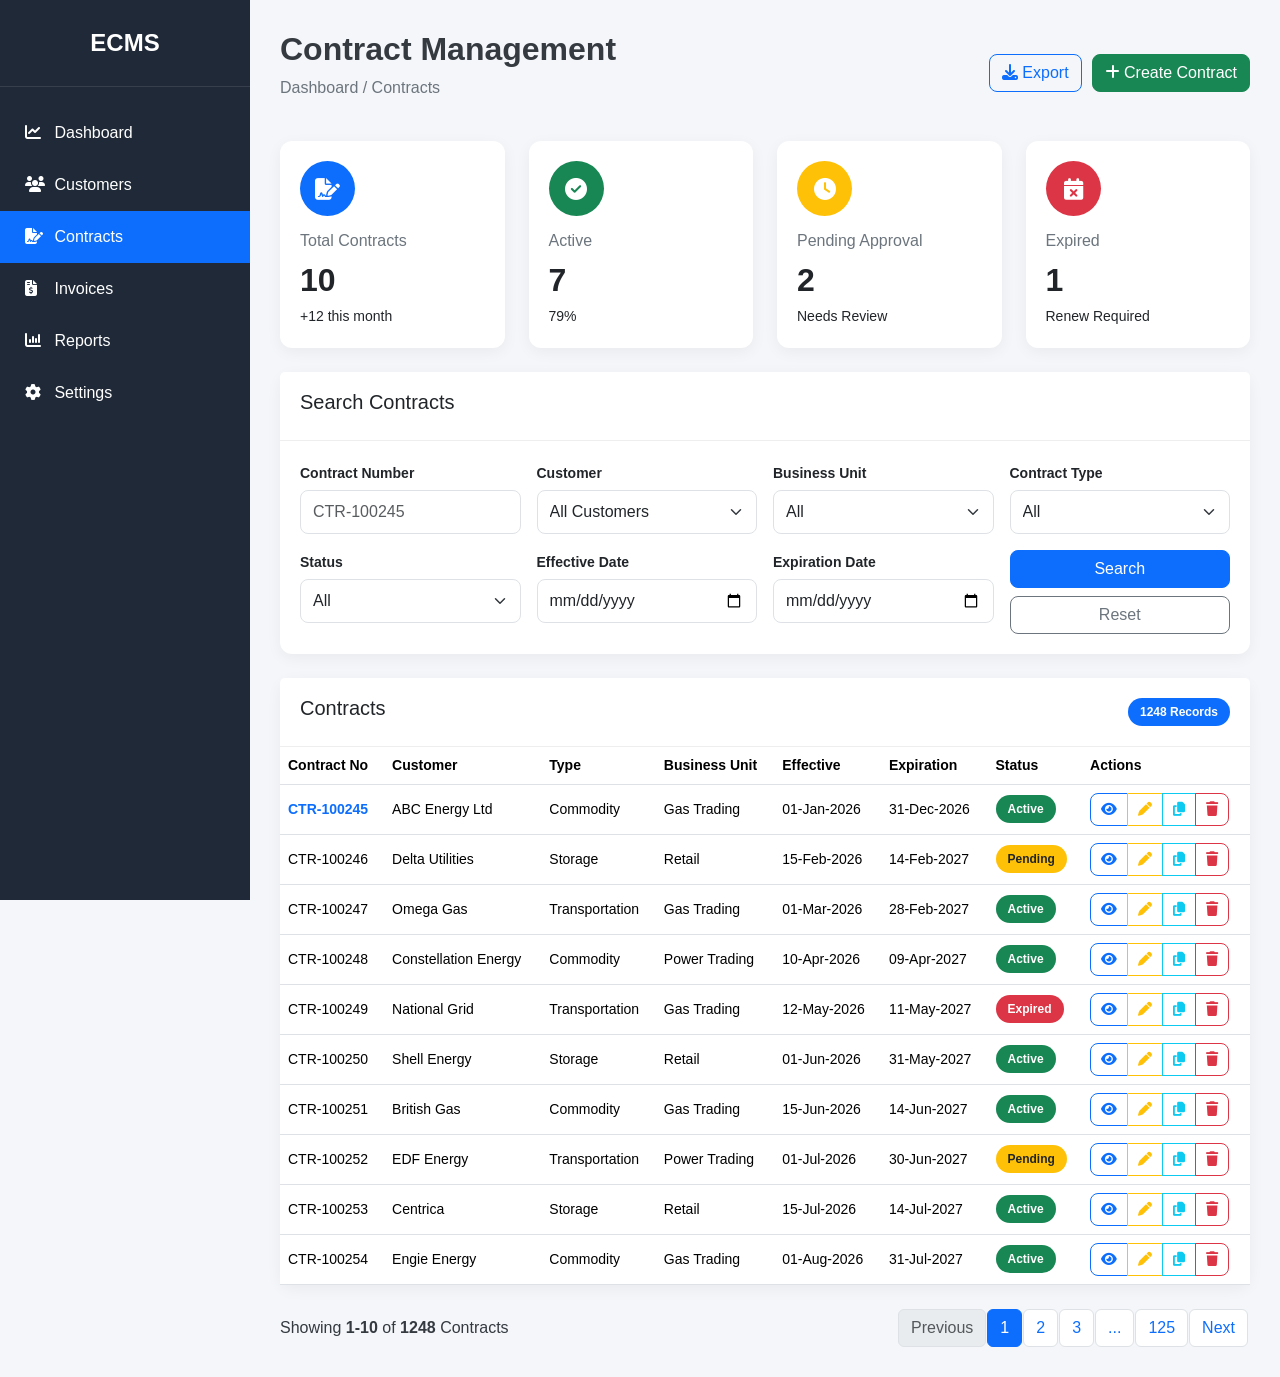
<file: pages/contracts.html>
<!DOCTYPE html>
<html lang="en">
<head>
    <meta charset="UTF-8">
    <meta name="viewport" content="width=device-width, initial-scale=1.0">
    <title>ECMS | Contracts</title>

    <link href="https://cdn.jsdelivr.net/npm/bootstrap@5.3.3/dist/css/bootstrap.min.css" rel="stylesheet">
    <link rel="stylesheet" href="https://cdnjs.cloudflare.com/ajax/libs/font-awesome/6.6.0/css/all.min.css">
    <link rel="stylesheet" href="../assets/css/contracts.css">
</head>

<body>

<div class="wrapper">

    <!-- ===========================================
    Sidebar
    =========================================== -->
    <aside class="sidebar">
        <div class="logo">
            ECMS
        </div>

        <ul>
            <li>
                <i class="fa-solid fa-chart-line"></i>
                Dashboard
            </li>
            <li>
                <i class="fa-solid fa-users"></i>
                Customers
            </li>
            <li class="active">
                <i class="fa-solid fa-file-signature"></i>
                Contracts
            </li>
            <li>
                <i class="fa-solid fa-file-invoice-dollar"></i>
                Invoices
            </li>
            <li>
                <i class="fa-solid fa-chart-column"></i>
                Reports
            </li>
            <li>
                <i class="fa-solid fa-gear"></i>
                Settings
            </li>
        </ul>
    </aside>

    <!-- ===========================================
    Main Content
    =========================================== -->
    <main class="main-content">

        <!-- ===========================================
        Header
        =========================================== -->
        <div class="page-header">
            <div>
                <h2>Contract Management</h2>
                <p>
                    Dashboard /
                    Contracts
                </p>
            </div>

            <div class="header-actions">
                <button class="btn btn-outline-primary" id="exportBtn">
                    <i class="fa-solid fa-download"></i>
                    Export
                </button>
                <button class="btn btn-success" id="createContractBtn">
                    <i class="fa-solid fa-plus"></i>
                    Create Contract
                </button>
            </div>
        </div>

        <!-- ===========================================
        KPI Cards
        =========================================== -->
        <div class="row g-4 mb-4">

            <div class="col-lg-3">
                <div class="card kpi-card">
                    <div class="card-body">
                        <div class="kpi-icon bg-primary">
                            <i class="fa-solid fa-file-signature"></i>
                        </div>
                        <h6>Total Contracts</h6>
                        <h2>1,248</h2>
                        <small>+12 this month</small>
                    </div>
                </div>
            </div>

            <div class="col-lg-3">
                <div class="card kpi-card">
                    <div class="card-body">
                        <div class="kpi-icon bg-success">
                            <i class="fa-solid fa-circle-check"></i>
                        </div>
                        <h6>Active</h6>
                        <h2>986</h2>
                        <small>79%</small>
                    </div>
                </div>
            </div>

            <div class="col-lg-3">
                <div class="card kpi-card">
                    <div class="card-body">
                        <div class="kpi-icon bg-warning">
                            <i class="fa-solid fa-clock"></i>
                        </div>
                        <h6>Pending Approval</h6>
                        <h2>58</h2>
                        <small>Needs Review</small>
                    </div>
                </div>
            </div>

            <div class="col-lg-3">
                <div class="card kpi-card">
                    <div class="card-body">
                        <div class="kpi-icon bg-danger">
                            <i class="fa-solid fa-calendar-xmark"></i>
                        </div>
                        <h6>Expired</h6>
                        <h2>204</h2>
                        <small>Renew Required</small>
                    </div>
                </div>
            </div>

        </div>

        <!-- ===========================================
        Filters
        =========================================== -->
        <div class="card mb-4">
            <div class="card-header">
                <h5>Search Contracts</h5>
            </div>

            <div class="card-body">
                <div class="row g-3">

                    <div class="col-lg-3">
                        <label>Contract Number</label>
                        <input type="text" class="form-control" placeholder="CTR-100245">
                    </div>

                    <div class="col-lg-3">
                        <label>Customer</label>
                        <select class="form-select">
                            <option>All Customers</option>
                            <option>ABC Energy Ltd</option>
                            <option>Delta Utilities</option>
                            <option>Constellation Energy</option>
                        </select>
                    </div>

                    <div class="col-lg-3">
                        <label>Business Unit</label>
                        <select class="form-select">
                            <option>All</option>
                            <option>Gas Trading</option>
                            <option>Power Trading</option>
                            <option>Retail</option>
                        </select>
                    </div>

                    <div class="col-lg-3">
                        <label>Contract Type</label>
                        <select class="form-select">
                            <option>All</option>
                            <option>Commodity</option>
                            <option>Storage</option>
                            <option>Transportation</option>
                        </select>
                    </div>

                    <div class="col-lg-3">
                        <label>Status</label>
                        <select class="form-select">
                            <option>All</option>
                            <option>Active</option>
                            <option>Pending</option>
                            <option>Expired</option>
                        </select>
                    </div>

                    <div class="col-lg-3">
                        <label>Effective Date</label>
                        <input type="date" class="form-control">
                    </div>

                    <div class="col-lg-3">
                        <label>Expiration Date</label>
                        <input type="date" class="form-control">
                    </div>

                    <div class="col-lg-3 d-flex align-items-end">
                        <div class="d-grid gap-2 w-100">
                            <button class="btn btn-primary">Search</button>
                            <button class="btn btn-outline-secondary">Reset</button>
                        </div>
                    </div>

                </div>
            </div>
        </div>

        <!-- ===========================================
        Contract Table Starts
        =========================================== -->
        <div class="card">
            <div class="card-header d-flex justify-content-between align-items-center">
                <h5>Contracts</h5>
                <span class="badge bg-primary">1248 Records</span>
            </div>

            <div class="card-body p-0">
                <div class="table-responsive">
                    <table class="table table-hover align-middle">
                        <thead>
                            <tr>
                                <th>Contract No</th>
                                <th>Customer</th>
                                <th>Type</th>
                                <th>Business Unit</th>
                                <th>Effective</th>
                                <th>Expiration</th>
                                <th>Status</th>
                                <th>Actions</th>
                            </tr>
                        </thead>

                        <tbody>

                            <!-- ======================================================
                                        Contract Records
                            ====================================================== -->
                            <tr>
                                <td>
                                    <a href="contract-details.html" class="fw-semibold text-decoration-none">
                                        CTR-100245
                                    </a>
                                </td>
                                <td>ABC Energy Ltd</td>
                                <td>Commodity</td>
                                <td>Gas Trading</td>
                                <td>01-Jan-2026</td>
                                <td>31-Dec-2026</td>
                                <td>
                                    <span class="badge bg-success">Active</span>
                                </td>
                                <td>
                                    <div class="btn-group">
                                        <button class="btn btn-sm btn-outline-primary" title="View">
                                            <i class="fa-solid fa-eye"></i>
                                        </button>
                                        <button class="btn btn-sm btn-outline-warning" title="Edit">
                                            <i class="fa-solid fa-pen"></i>
                                        </button>
                                        <button class="btn btn-sm btn-outline-info" title="Duplicate">
                                            <i class="fa-solid fa-copy"></i>
                                        </button>
                                        <button class="btn btn-sm btn-outline-danger" title="Delete">
                                            <i class="fa-solid fa-trash"></i>
                                        </button>
                                    </div>
                                </td>
                            </tr>

                            <tr>
                                <td>CTR-100246</td>
                                <td>Delta Utilities</td>
                                <td>Storage</td>
                                <td>Retail</td>
                                <td>15-Feb-2026</td>
                                <td>14-Feb-2027</td>
                                <td>
                                    <span class="badge bg-warning text-dark">Pending</span>
                                </td>
                                <td>
                                    <div class="btn-group">
                                        <button class="btn btn-sm btn-outline-primary">
                                            <i class="fa-solid fa-eye"></i>
                                        </button>
                                        <button class="btn btn-sm btn-outline-warning">
                                            <i class="fa-solid fa-pen"></i>
                                        </button>
                                        <button class="btn btn-sm btn-outline-info">
                                            <i class="fa-solid fa-copy"></i>
                                        </button>
                                        <button class="btn btn-sm btn-outline-danger">
                                            <i class="fa-solid fa-trash"></i>
                                        </button>
                                    </div>
                                </td>
                            </tr>

                            <tr>
                                <td>CTR-100247</td>
                                <td>Omega Gas</td>
                                <td>Transportation</td>
                                <td>Gas Trading</td>
                                <td>01-Mar-2026</td>
                                <td>28-Feb-2027</td>
                                <td>
                                    <span class="badge bg-success">Active</span>
                                </td>
                                <td>
                                    <div class="btn-group">
                                        <button class="btn btn-sm btn-outline-primary">
                                            <i class="fa-solid fa-eye"></i>
                                        </button>
                                        <button class="btn btn-sm btn-outline-warning">
                                            <i class="fa-solid fa-pen"></i>
                                        </button>
                                        <button class="btn btn-sm btn-outline-info">
                                            <i class="fa-solid fa-copy"></i>
                                        </button>
                                        <button class="btn btn-sm btn-outline-danger">
                                            <i class="fa-solid fa-trash"></i>
                                        </button>
                                    </div>
                                </td>
                            </tr>

                            <tr>
                                <td>CTR-100248</td>
                                <td>Constellation Energy</td>
                                <td>Commodity</td>
                                <td>Power Trading</td>
                                <td>10-Apr-2026</td>
                                <td>09-Apr-2027</td>
                                <td>
                                    <span class="badge bg-success">Active</span>
                                </td>
                                <td>
                                    <div class="btn-group">
                                        <button class="btn btn-sm btn-outline-primary">
                                            <i class="fa-solid fa-eye"></i>
                                        </button>
                                        <button class="btn btn-sm btn-outline-warning">
                                            <i class="fa-solid fa-pen"></i>
                                        </button>
                                        <button class="btn btn-sm btn-outline-info">
                                            <i class="fa-solid fa-copy"></i>
                                        </button>
                                        <button class="btn btn-sm btn-outline-danger">
                                            <i class="fa-solid fa-trash"></i>
                                        </button>
                                    </div>
                                </td>
                            </tr>

                            <tr>
                                <td>CTR-100249</td>
                                <td>National Grid</td>
                                <td>Transportation</td>
                                <td>Gas Trading</td>
                                <td>12-May-2026</td>
                                <td>11-May-2027</td>
                                <td>
                                    <span class="badge bg-danger">Expired</span>
                                </td>
                                <td>
                                    <div class="btn-group">
                                        <button class="btn btn-sm btn-outline-primary">
                                            <i class="fa-solid fa-eye"></i>
                                        </button>
                                        <button class="btn btn-sm btn-outline-warning">
                                            <i class="fa-solid fa-pen"></i>
                                        </button>
                                        <button class="btn btn-sm btn-outline-info">
                                            <i class="fa-solid fa-copy"></i>
                                        </button>
                                        <button class="btn btn-sm btn-outline-danger">
                                            <i class="fa-solid fa-trash"></i>
                                        </button>
                                    </div>
                                </td>
                            </tr>

                            <tr>
                                <td>CTR-100250</td>
                                <td>Shell Energy</td>
                                <td>Storage</td>
                                <td>Retail</td>
                                <td>01-Jun-2026</td>
                                <td>31-May-2027</td>
                                <td>
                                    <span class="badge bg-success">Active</span>
                                </td>
                                <td>
                                    <div class="btn-group">
                                        <button class="btn btn-sm btn-outline-primary">
                                            <i class="fa-solid fa-eye"></i>
                                        </button>
                                        <button class="btn btn-sm btn-outline-warning">
                                            <i class="fa-solid fa-pen"></i>
                                        </button>
                                        <button class="btn btn-sm btn-outline-info">
                                            <i class="fa-solid fa-copy"></i>
                                        </button>
                                        <button class="btn btn-sm btn-outline-danger">
                                            <i class="fa-solid fa-trash"></i>
                                        </button>
                                    </div>
                                </td>
                            </tr>

                            <tr>
                                <td>CTR-100251</td>
                                <td>British Gas</td>
                                <td>Commodity</td>
                                <td>Gas Trading</td>
                                <td>15-Jun-2026</td>
                                <td>14-Jun-2027</td>
                                <td>
                                    <span class="badge bg-success">Active</span>
                                </td>
                                <td>
                                    <div class="btn-group">
                                        <button class="btn btn-sm btn-outline-primary">
                                            <i class="fa-solid fa-eye"></i>
                                        </button>
                                        <button class="btn btn-sm btn-outline-warning">
                                            <i class="fa-solid fa-pen"></i>
                                        </button>
                                        <button class="btn btn-sm btn-outline-info">
                                            <i class="fa-solid fa-copy"></i>
                                        </button>
                                        <button class="btn btn-sm btn-outline-danger">
                                            <i class="fa-solid fa-trash"></i>
                                        </button>
                                    </div>
                                </td>
                            </tr>

                            <tr>
                                <td>CTR-100252</td>
                                <td>EDF Energy</td>
                                <td>Transportation</td>
                                <td>Power Trading</td>
                                <td>01-Jul-2026</td>
                                <td>30-Jun-2027</td>
                                <td>
                                    <span class="badge bg-warning text-dark">Pending</span>
                                </td>
                                <td>
                                    <div class="btn-group">
                                        <button class="btn btn-sm btn-outline-primary">
                                            <i class="fa-solid fa-eye"></i>
                                        </button>
                                        <button class="btn btn-sm btn-outline-warning">
                                            <i class="fa-solid fa-pen"></i>
                                        </button>
                                        <button class="btn btn-sm btn-outline-info">
                                            <i class="fa-solid fa-copy"></i>
                                        </button>
                                        <button class="btn btn-sm btn-outline-danger">
                                            <i class="fa-solid fa-trash"></i>
                                        </button>
                                    </div>
                                </td>
                            </tr>

                            <tr>
                                <td>CTR-100253</td>
                                <td>Centrica</td>
                                <td>Storage</td>
                                <td>Retail</td>
                                <td>15-Jul-2026</td>
                                <td>14-Jul-2027</td>
                                <td>
                                    <span class="badge bg-success">Active</span>
                                </td>
                                <td>
                                    <div class="btn-group">
                                        <button class="btn btn-sm btn-outline-primary">
                                            <i class="fa-solid fa-eye"></i>
                                        </button>
                                        <button class="btn btn-sm btn-outline-warning">
                                            <i class="fa-solid fa-pen"></i>
                                        </button>
                                        <button class="btn btn-sm btn-outline-info">
                                            <i class="fa-solid fa-copy"></i>
                                        </button>
                                        <button class="btn btn-sm btn-outline-danger">
                                            <i class="fa-solid fa-trash"></i>
                                        </button>
                                    </div>
                                </td>
                            </tr>

                            <tr>
                                <td>CTR-100254</td>
                                <td>Engie Energy</td>
                                <td>Commodity</td>
                                <td>Gas Trading</td>
                                <td>01-Aug-2026</td>
                                <td>31-Jul-2027</td>
                                <td>
                                    <span class="badge bg-success">Active</span>
                                </td>
                                <td>
                                    <div class="btn-group">
                                        <button class="btn btn-sm btn-outline-primary">
                                            <i class="fa-solid fa-eye"></i>
                                        </button>
                                        <button class="btn btn-sm btn-outline-warning">
                                            <i class="fa-solid fa-pen"></i>
                                        </button>
                                        <button class="btn btn-sm btn-outline-info">
                                            <i class="fa-solid fa-copy"></i>
                                        </button>
                                        <button class="btn btn-sm btn-outline-danger">
                                            <i class="fa-solid fa-trash"></i>
                                        </button>
                                    </div>
                                </td>
                            </tr>

                        </tbody>
                    </table>
                </div>
            </div>
        </div>

        <!-- ===========================================
        Pagination
        =========================================== -->
        <div class="d-flex justify-content-between align-items-center mt-4">
            <div>
                Showing <strong>1-10</strong> of <strong>1248</strong> Contracts
            </div>

            <nav>
                <ul class="pagination mb-0">
                    <li class="page-item disabled">
                        <a class="page-link">Previous</a>
                    </li>
                    <li class="page-item active">
                        <a class="page-link">1</a>
                    </li>
                    <li class="page-item">
                        <a class="page-link">2</a>
                    </li>
                    <li class="page-item">
                        <a class="page-link">3</a>
                    </li>
                    <li class="page-item">
                        <a class="page-link">...</a>
                    </li>
                    <li class="page-item">
                        <a class="page-link">125</a>
                    </li>
                    <li class="page-item">
                        <a class="page-link">Next</a>
                    </li>
                </ul>
            </nav>
        </div>

    </main>

</div>

<script src="https://cdn.jsdelivr.net/npm/bootstrap@5.3.3/dist/js/bootstrap.bundle.min.js"></script>
<script src="../assets/js/contracts.js"></script>

</body>

</html>
</file>
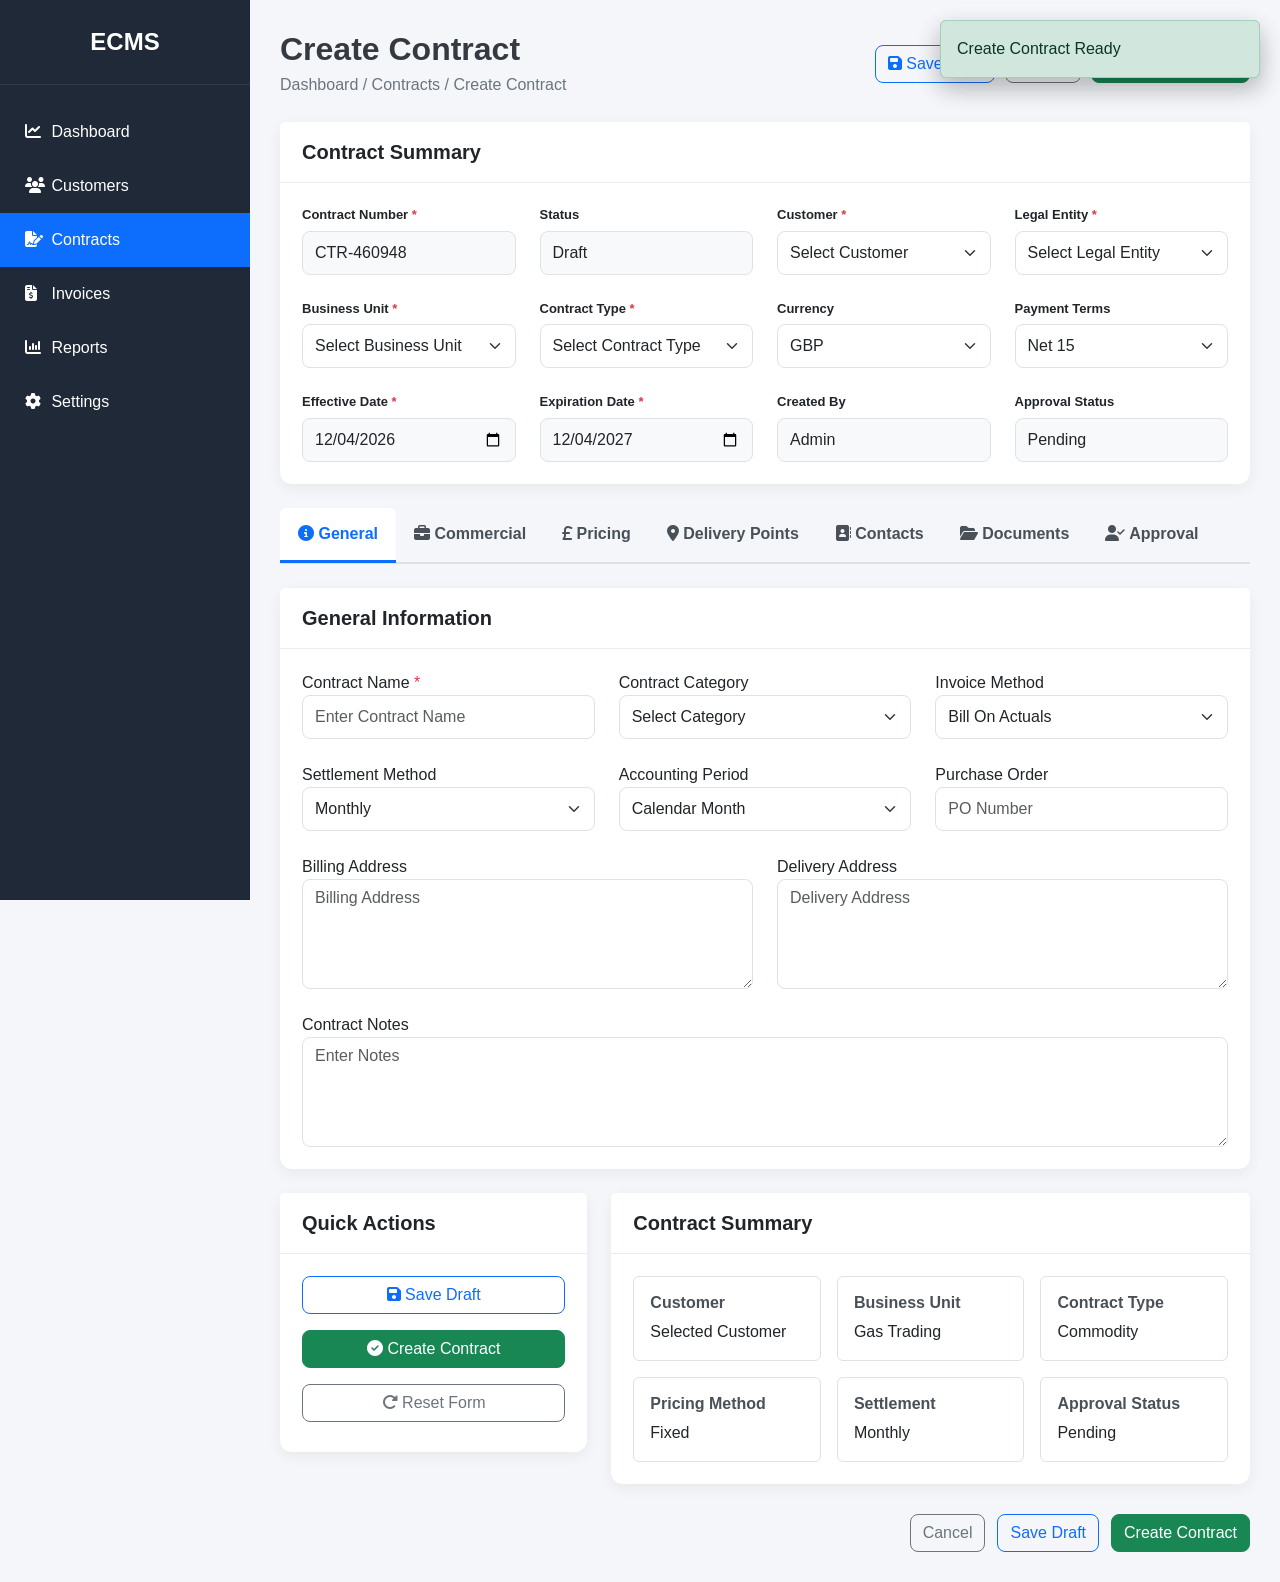
<file: pages/create-contract.html>
<!DOCTYPE html>
<html lang="en">
<head>
    <meta charset="UTF-8">
    <meta name="viewport" content="width=device-width, initial-scale=1.0">
    <title>ECMS | Create Contract</title>

    <link href="https://cdn.jsdelivr.net/npm/bootstrap@5.3.3/dist/css/bootstrap.min.css" rel="stylesheet">
    <link rel="stylesheet" href="https://cdnjs.cloudflare.com/ajax/libs/font-awesome/6.6.0/css/all.min.css">
    <link rel="stylesheet" href="../assets/css/create-contract.css">
</head>

<body>

<div class="wrapper">

    <!-- =====================================================
    Sidebar
    ===================================================== -->
    <aside class="sidebar">
        <div class="logo">
            ECMS
        </div>

        <ul>
            <li>
                <i class="fa-solid fa-chart-line"></i>
                Dashboard
            </li>
            <li>
                <i class="fa-solid fa-users"></i>
                Customers
            </li>
            <li class="active">
                <i class="fa-solid fa-file-signature"></i>
                Contracts
            </li>
            <li>
                <i class="fa-solid fa-file-invoice-dollar"></i>
                Invoices
            </li>
            <li>
                <i class="fa-solid fa-chart-column"></i>
                Reports
            </li>
            <li>
                <i class="fa-solid fa-gear"></i>
                Settings
            </li>
        </ul>
    </aside>

    <!-- =====================================================
    Main Content
    ===================================================== -->
    <main class="main-content">

        <!-- =====================================================
        Header
        ===================================================== -->
        <div class="page-header">
            <div>
                <h2>Create Contract</h2>
                <p>
                    Dashboard /
                    Contracts /
                    <span>Create Contract</span>
                </p>
            </div>

            <div class="header-actions">
                <button class="btn btn-outline-primary" id="saveDraftBtn">
                    <i class="fa-solid fa-floppy-disk"></i>
                    Save Draft
                </button>
                <button class="btn btn-outline-secondary" id="cancelBtn">
                    Cancel
                </button>
                <button class="btn btn-success" id="createContractBtn">
                    <i class="fa-solid fa-circle-check"></i>
                    Create Contract
                </button>
            </div>
        </div>

        <!-- =====================================================
        Contract Summary
        ===================================================== -->
        <div class="card summary-card mb-4">
            <div class="card-header">
                <h5>Contract Summary</h5>
            </div>

            <div class="card-body">
                <div class="row g-4">

                    <div class="col-lg-3">
                        <label class="required">Contract Number</label>
                        <input class="form-control" id="contractNumber" placeholder="Auto Generated" readonly>
                    </div>

                    <div class="col-lg-3">
                        <label>Status</label>
                        <input class="form-control" value="Draft" readonly>
                    </div>

                    <div class="col-lg-3">
                        <label class="required">Customer</label>
                        <select class="form-select" id="customer">
                            <option selected>Select Customer</option>
                            <option>ABC Energy Ltd</option>
                            <option>Delta Utilities</option>
                            <option>Omega Gas</option>
                            <option>Constellation Energy</option>
                            <option>National Grid</option>
                        </select>
                    </div>

                    <div class="col-lg-3">
                        <label class="required">Legal Entity</label>
                        <select class="form-select" id="legalEntity">
                            <option selected>Select Legal Entity</option>
                            <option>UGI Energy Services</option>
                            <option>UGI Utilities</option>
                            <option>UGI Midstream</option>
                        </select>
                    </div>

                    <div class="col-lg-3">
                        <label class="required">Business Unit</label>
                        <select class="form-select" id="businessUnit">
                            <option selected>Select Business Unit</option>
                            <option>Gas Trading</option>
                            <option>Power Trading</option>
                            <option>Retail</option>
                        </select>
                    </div>

                    <div class="col-lg-3">
                        <label class="required">Contract Type</label>
                        <select class="form-select" id="contractType">
                            <option selected>Select Contract Type</option>
                            <option>Commodity</option>
                            <option>Transportation</option>
                            <option>Storage</option>
                        </select>
                    </div>

                    <div class="col-lg-3">
                        <label>Currency</label>
                        <select class="form-select" id="currency">
                            <option>GBP</option>
                            <option>USD</option>
                            <option>EUR</option>
                        </select>
                    </div>

                    <div class="col-lg-3">
                        <label>Payment Terms</label>
                        <select class="form-select" id="paymentTerms">
                            <option>Net 15</option>
                            <option>Net 30</option>
                            <option>Net 45</option>
                        </select>
                    </div>

                    <div class="col-lg-3">
                        <label class="required">Effective Date</label>
                        <input type="date" class="form-control" id="effectiveDate">
                    </div>

                    <div class="col-lg-3">
                        <label class="required">Expiration Date</label>
                        <input type="date" class="form-control" id="expirationDate">
                    </div>

                    <div class="col-lg-3">
                        <label>Created By</label>
                        <input class="form-control" value="Admin" readonly>
                    </div>

                    <div class="col-lg-3">
                        <label>Approval Status</label>
                        <input class="form-control" value="Pending" readonly>
                    </div>

                </div>
            </div>
        </div>

        <!-- =====================================================
        Enterprise Tabs
        ===================================================== -->
        <ul class="nav nav-tabs enterprise-tabs mb-4">
            <li class="nav-item">
                <button class="nav-link active" data-bs-toggle="tab" data-bs-target="#general">
                    <i class="fa-solid fa-circle-info"></i>
                    General
                </button>
            </li>
            <li class="nav-item">
                <button class="nav-link" data-bs-toggle="tab" data-bs-target="#commercial">
                    <i class="fa-solid fa-briefcase"></i>
                    Commercial
                </button>
            </li>
            <li class="nav-item">
                <button class="nav-link" data-bs-toggle="tab" data-bs-target="#pricing">
                    <i class="fa-solid fa-pound-sign"></i>
                    Pricing
                </button>
            </li>
            <li class="nav-item">
                <button class="nav-link" data-bs-toggle="tab" data-bs-target="#delivery">
                    <i class="fa-solid fa-location-dot"></i>
                    Delivery Points
                </button>
            </li>
            <li class="nav-item">
                <button class="nav-link" data-bs-toggle="tab" data-bs-target="#contacts">
                    <i class="fa-solid fa-address-book"></i>
                    Contacts
                </button>
            </li>
            <li class="nav-item">
                <button class="nav-link" data-bs-toggle="tab" data-bs-target="#documents">
                    <i class="fa-solid fa-folder-open"></i>
                    Documents
                </button>
            </li>
            <li class="nav-item">
                <button class="nav-link" data-bs-toggle="tab" data-bs-target="#approval">
                    <i class="fa-solid fa-user-check"></i>
                    Approval
                </button>
            </li>
        </ul>

        <div class="tab-content">

            <!-- =====================================================
                                General Tab
            ===================================================== -->
            <div class="tab-pane fade show active" id="general">
                <div class="card">
                    <div class="card-header">
                        <h5>General Information</h5>
                    </div>

                    <div class="card-body">
                        <div class="row g-4">

                            <div class="col-lg-4">
                                <label class="required">Contract Name</label>
                                <input type="text" class="form-control" id="contractName" placeholder="Enter Contract Name">
                            </div>

                            <div class="col-lg-4">
                                <label>Contract Category</label>
                                <select class="form-select" id="contractCategory">
                                    <option selected>Select Category</option>
                                    <option>Wholesale</option>
                                    <option>Retail</option>
                                    <option>Industrial</option>
                                    <option>Commercial</option>
                                </select>
                            </div>

                            <div class="col-lg-4">
                                <label>Invoice Method</label>
                                <select class="form-select" id="invoiceMethod">
                                    <option>Bill On Actuals</option>
                                    <option>Bill On Nominations</option>
                                </select>
                            </div>

                            <div class="col-lg-4">
                                <label>Settlement Method</label>
                                <select class="form-select" id="settlementMethod">
                                    <option>Monthly</option>
                                    <option>Weekly</option>
                                    <option>Daily</option>
                                </select>
                            </div>

                            <div class="col-lg-4">
                                <label>Accounting Period</label>
                                <select class="form-select" id="accountingPeriod">
                                    <option>Calendar Month</option>
                                    <option>Fiscal Month</option>
                                </select>
                            </div>

                            <div class="col-lg-4">
                                <label>Purchase Order</label>
                                <input type="text" class="form-control" id="purchaseOrder" placeholder="PO Number">
                            </div>

                            <div class="col-lg-6">
                                <label>Billing Address</label>
                                <textarea class="form-control" rows="4" id="billingAddress" placeholder="Billing Address"></textarea>
                            </div>

                            <div class="col-lg-6">
                                <label>Delivery Address</label>
                                <textarea class="form-control" rows="4" id="deliveryAddress" placeholder="Delivery Address"></textarea>
                            </div>

                            <div class="col-lg-12">
                                <label>Contract Notes</label>
                                <textarea class="form-control" rows="4" id="contractNotes" placeholder="Enter Notes"></textarea>
                            </div>

                        </div>
                    </div>
                </div>
            </div>

            <!-- =====================================================
                            Commercial Tab
            ===================================================== -->
            <div class="tab-pane fade" id="commercial">
                <div class="card">
                    <div class="card-header">
                        <h5>Commercial Terms</h5>
                    </div>

                    <div class="card-body">
                        <div class="row g-4">

                            <div class="col-lg-3">
                                <label>Commodity</label>
                                <select class="form-select" id="commodity">
                                    <option>Natural Gas</option>
                                    <option>Power</option>
                                    <option>LNG</option>
                                </select>
                            </div>

                            <div class="col-lg-3">
                                <label>Contract Quantity</label>
                                <input type="number" class="form-control" id="contractQuantity" placeholder="0">
                            </div>

                            <div class="col-lg-3">
                                <label>Unit Of Measure</label>
                                <select class="form-select" id="uom">
                                    <option>MMBTU</option>
                                    <option>DTH</option>
                                    <option>MWH</option>
                                </select>
                            </div>

                            <div class="col-lg-3">
                                <label>Tolerance %</label>
                                <input type="number" class="form-control" id="tolerance" placeholder="5">
                            </div>

                            <div class="col-lg-3">
                                <label>Delivery Frequency</label>
                                <select class="form-select" id="deliveryFrequency">
                                    <option>Daily</option>
                                    <option>Weekly</option>
                                    <option>Monthly</option>
                                </select>
                            </div>

                            <div class="col-lg-3">
                                <label>Contract Start</label>
                                <input type="date" class="form-control" id="contractStart">
                            </div>

                            <div class="col-lg-3">
                                <label>Contract End</label>
                                <input type="date" class="form-control" id="contractEnd">
                            </div>

                            <div class="col-lg-3">
                                <label>Renewal Type</label>
                                <select class="form-select" id="renewalType">
                                    <option>Manual</option>
                                    <option>Auto Renew</option>
                                </select>
                            </div>

                            <div class="col-lg-6">
                                <label>Termination Clause</label>
                                <textarea class="form-control" rows="4" id="terminationClause" placeholder="Enter termination conditions"></textarea>
                            </div>

                            <div class="col-lg-6">
                                <label>Special Commercial Terms</label>
                                <textarea class="form-control" rows="4" id="commercialTerms" placeholder="Additional commercial terms"></textarea>
                            </div>

                        </div>
                    </div>
                </div>
            </div>

            <!-- =====================================================
                                Pricing Tab
            ===================================================== -->
            <div class="tab-pane fade" id="pricing">
                <div class="card">
                    <div class="card-header d-flex justify-content-between align-items-center">
                        <h5>Pricing Configuration</h5>
                        <span class="badge bg-primary">Commercial Pricing</span>
                    </div>

                    <div class="card-body">
                        <div class="row g-4">

                            <div class="col-lg-3">
                                <label>Pricing Method</label>
                                <select class="form-select" id="pricingMethod">
                                    <option>Fixed</option>
                                    <option>Index Based</option>
                                    <option>Hybrid</option>
                                </select>
                            </div>

                            <div class="col-lg-3">
                                <label>Fixed Price</label>
                                <input type="number" class="form-control" id="fixedPrice" placeholder="0.00">
                            </div>

                            <div class="col-lg-3">
                                <label>Market Index</label>
                                <select class="form-select" id="marketIndex">
                                    <option>NYMEX</option>
                                    <option>ICE</option>
                                    <option>TTF</option>
                                    <option>Henry Hub</option>
                                </select>
                            </div>

                            <div class="col-lg-3">
                                <label>Currency</label>
                                <select class="form-select" id="priceCurrency">
                                    <option>GBP</option>
                                    <option>USD</option>
                                    <option>EUR</option>
                                </select>
                            </div>

                            <div class="col-lg-3">
                                <label>Transportation Rate</label>
                                <input type="number" class="form-control" id="transportRate" placeholder="0.00">
                            </div>

                            <div class="col-lg-3">
                                <label>Storage Rate</label>
                                <input type="number" class="form-control" id="storageRate" placeholder="0.00">
                            </div>

                            <div class="col-lg-3">
                                <label>Fuel Loss %</label>
                                <input type="number" class="form-control" id="fuelLoss" placeholder="0">
                            </div>

                            <div class="col-lg-3">
                                <label>Recurring Fee</label>
                                <input type="number" class="form-control" id="recurringFee" placeholder="0.00">
                            </div>

                            <div class="col-lg-3">
                                <label>Tax Code</label>
                                <select class="form-select" id="taxCode">
                                    <option>VAT 0%</option>
                                    <option>VAT 5%</option>
                                    <option>VAT 10%</option>
                                    <option>VAT 18%</option>
                                </select>
                            </div>

                            <div class="col-lg-9">
                                <label>Pricing Notes</label>
                                <textarea class="form-control" rows="3" id="pricingNotes" placeholder="Pricing remarks"></textarea>
                            </div>

                        </div>
                    </div>
                </div>
            </div>

            <!-- =====================================================
                            Delivery Points
            ===================================================== -->
            <div class="tab-pane fade" id="delivery">
                <div class="card">
                    <div class="card-header d-flex justify-content-between align-items-center">
                        <h5>Delivery Points</h5>
                        <button class="btn btn-primary" id="addDeliveryPointBtn">
                            <i class="fa-solid fa-plus"></i>
                            Add Delivery Point
                        </button>
                    </div>

                    <div class="card-body p-0">
                        <div class="table-responsive">
                            <table class="table table-hover align-middle">
                                <thead>
                                    <tr>
                                        <th>Pipeline</th>
                                        <th>Receipt Point</th>
                                        <th>Delivery Point</th>
                                        <th>Zone</th>
                                        <th>Capacity</th>
                                        <th>UOM</th>
                                        <th>Priority</th>
                                        <th>Action</th>
                                    </tr>
                                </thead>

                                <tbody id="deliveryPointsBody">
                                    <tr>
                                        <td>
                                            <select class="form-select">
                                                <option>National Grid</option>
                                                <option>Transco</option>
                                                <option>Alliance</option>
                                            </select>
                                        </td>

                                        <td>
                                            <input type="text" class="form-control" placeholder="Receipt Point">
                                        </td>

                                        <td>
                                            <input type="text" class="form-control" placeholder="Delivery Point">
                                        </td>

                                        <td>
                                            <select class="form-select">
                                                <option>North</option>
                                                <option>South</option>
                                                <option>East</option>
                                                <option>West</option>
                                            </select>
                                        </td>

                                        <td>
                                            <input type="number" class="form-control" placeholder="Capacity">
                                        </td>

                                        <td>
                                            <select class="form-select">
                                                <option>MMBTU</option>
                                                <option>DTH</option>
                                            </select>
                                        </td>

                                        <td>
                                            <select class="form-select">
                                                <option>Primary</option>
                                                <option>Secondary</option>
                                            </select>
                                        </td>

                                        <td>
                                            <button class="btn btn-sm btn-outline-danger">
                                                <i class="fa-solid fa-trash"></i>
                                            </button>
                                        </td>
                                    </tr>
                                </tbody>
                            </table>
                        </div>
                    </div>
                </div>
            </div>

            <!-- =====================================================
                            Contacts
            ===================================================== -->
            <div class="tab-pane fade" id="contacts">
                <div class="card">
                    <div class="card-header">
                        <h5>Contact Information</h5>
                    </div>

                    <div class="card-body">
                        <div class="row g-4">

                            <div class="col-lg-4">
                                <label>Primary Contact</label>
                                <input type="text" class="form-control" id="primaryContact" placeholder="Full Name">
                            </div>

                            <div class="col-lg-4">
                                <label>Billing Contact</label>
                                <input type="text" class="form-control" id="billingContact" placeholder="Full Name">
                            </div>

                            <div class="col-lg-4">
                                <label>Operations Contact</label>
                                <input type="text" class="form-control" id="operationsContact" placeholder="Full Name">
                            </div>

                            <div class="col-lg-4">
                                <label>Phone Number</label>
                                <input type="tel" class="form-control" id="phoneNumber" placeholder="+44 XXXXX XXXXX">
                            </div>

                            <div class="col-lg-4">
                                <label>Email Address</label>
                                <input type="email" class="form-control" id="emailAddress" placeholder="example@company.com">
                            </div>

                            <div class="col-lg-4">
                                <label>Emergency Contact</label>
                                <input type="text" class="form-control" id="emergencyContact" placeholder="Emergency Contact">
                            </div>

                        </div>
                    </div>
                </div>
            </div>

            <!-- =====================================================
                                Documents Tab
            ===================================================== -->
            <div class="tab-pane fade" id="documents">
                <div class="card">
                    <div class="card-header d-flex justify-content-between align-items-center">
                        <h5>Documents</h5>
                        <button class="btn btn-primary" id="uploadDocumentBtn">
                            <i class="fa-solid fa-upload"></i>
                            Upload Document
                        </button>
                    </div>

                    <div class="card-body">
                        <div class="table-responsive">
                            <table class="table table-hover align-middle">
                                <thead>
                                    <tr>
                                        <th>Document Name</th>
                                        <th>Category</th>
                                        <th>Uploaded By</th>
                                        <th>Date</th>
                                        <th>Status</th>
                                        <th>Actions</th>
                                    </tr>
                                </thead>

                                <tbody id="documentsTableBody">
                                    <tr>
                                        <td>Master Agreement.pdf</td>
                                        <td>Contract</td>
                                        <td>Admin</td>
                                        <td>01-Jul-2026</td>
                                        <td>
                                            <span class="badge bg-success">Verified</span>
                                        </td>
                                        <td>
                                            <button class="btn btn-sm btn-outline-primary">
                                                <i class="fa-solid fa-download"></i>
                                            </button>
                                            <button class="btn btn-sm btn-outline-danger">
                                                <i class="fa-solid fa-trash"></i>
                                            </button>
                                        </td>
                                    </tr>
                                </tbody>
                            </table>
                        </div>
                    </div>
                </div>
            </div>

            <!-- =====================================================
                                Approval Tab
            ===================================================== -->
            <div class="tab-pane fade" id="approval">
                <div class="card">
                    <div class="card-header">
                        <h5>Approval Workflow</h5>
                    </div>

                    <div class="card-body">
                        <div class="row g-4">

                            <div class="col-lg-3">
                                <label>Created By</label>
                                <input class="form-control" value="Admin" readonly>
                            </div>

                            <div class="col-lg-3">
                                <label>Manager Approval</label>
                                <select class="form-select" id="managerApproval">
                                    <option>Pending</option>
                                    <option>Approved</option>
                                    <option>Rejected</option>
                                </select>
                            </div>

                            <div class="col-lg-3">
                                <label>Finance Approval</label>
                                <select class="form-select" id="financeApproval">
                                    <option>Pending</option>
                                    <option>Approved</option>
                                    <option>Rejected</option>
                                </select>
                            </div>

                            <div class="col-lg-3">
                                <label>Legal Approval</label>
                                <select class="form-select" id="legalApproval">
                                    <option>Pending</option>
                                    <option>Approved</option>
                                    <option>Rejected</option>
                                </select>
                            </div>

                            <div class="col-lg-12">
                                <label>Approval Comments</label>
                                <textarea class="form-control" rows="4" id="approvalComments" placeholder="Approval comments..."></textarea>
                            </div>

                        </div>
                    </div>
                </div>
            </div>

        </div>

        <!-- =====================================================
                        Quick Actions
        ===================================================== -->
        <div class="row mt-4">

            <div class="col-lg-4">
                <div class="card">
                    <div class="card-header">
                        <h5>Quick Actions</h5>
                    </div>

                    <div class="card-body d-grid gap-2">
                        <button class="btn btn-outline-primary" id="saveDraftBtn2">
                            <i class="fa-solid fa-floppy-disk"></i>
                            Save Draft
                        </button>
                        <button class="btn btn-success" id="createContractBtn2">
                            <i class="fa-solid fa-circle-check"></i>
                            Create Contract
                        </button>
                        <button class="btn btn-outline-secondary" id="resetContractBtn">
                            <i class="fa-solid fa-rotate-right"></i>
                            Reset Form
                        </button>
                    </div>
                </div>
            </div>

            <div class="col-lg-8">
                <div class="card">
                    <div class="card-header">
                        <h5>Contract Summary</h5>
                    </div>

                    <div class="card-body">
                        <div class="row g-3">

                            <div class="col-md-4">
                                <div class="border rounded p-3">
                                    <h6>Customer</h6>
                                    <p class="mb-0">Selected Customer</p>
                                </div>
                            </div>

                            <div class="col-md-4">
                                <div class="border rounded p-3">
                                    <h6>Business Unit</h6>
                                    <p class="mb-0">Gas Trading</p>
                                </div>
                            </div>

                            <div class="col-md-4">
                                <div class="border rounded p-3">
                                    <h6>Contract Type</h6>
                                    <p class="mb-0">Commodity</p>
                                </div>
                            </div>

                            <div class="col-md-4">
                                <div class="border rounded p-3">
                                    <h6>Pricing Method</h6>
                                    <p class="mb-0">Fixed</p>
                                </div>
                            </div>

                            <div class="col-md-4">
                                <div class="border rounded p-3">
                                    <h6>Settlement</h6>
                                    <p class="mb-0">Monthly</p>
                                </div>
                            </div>

                            <div class="col-md-4">
                                <div class="border rounded p-3">
                                    <h6>Approval Status</h6>
                                    <p class="mb-0">Pending</p>
                                </div>
                            </div>

                        </div>
                    </div>
                </div>
            </div>

        </div>

        <!-- =====================================================
                        Footer
        ===================================================== -->
        <div class="page-footer">
            <button class="btn btn-outline-secondary" id="cancelFooterBtn">
                Cancel
            </button>
            <button class="btn btn-outline-primary" id="saveDraftFooterBtn">
                Save Draft
            </button>
            <button class="btn btn-success" id="createFooterBtn">
                Create Contract
            </button>
        </div>

    </main>

</div>

<script src="https://cdn.jsdelivr.net/npm/bootstrap@5.3.3/dist/js/bootstrap.bundle.min.js"></script>
<script src="../assets/js/create-contract.js"></script>

</body>

</html>
</file>
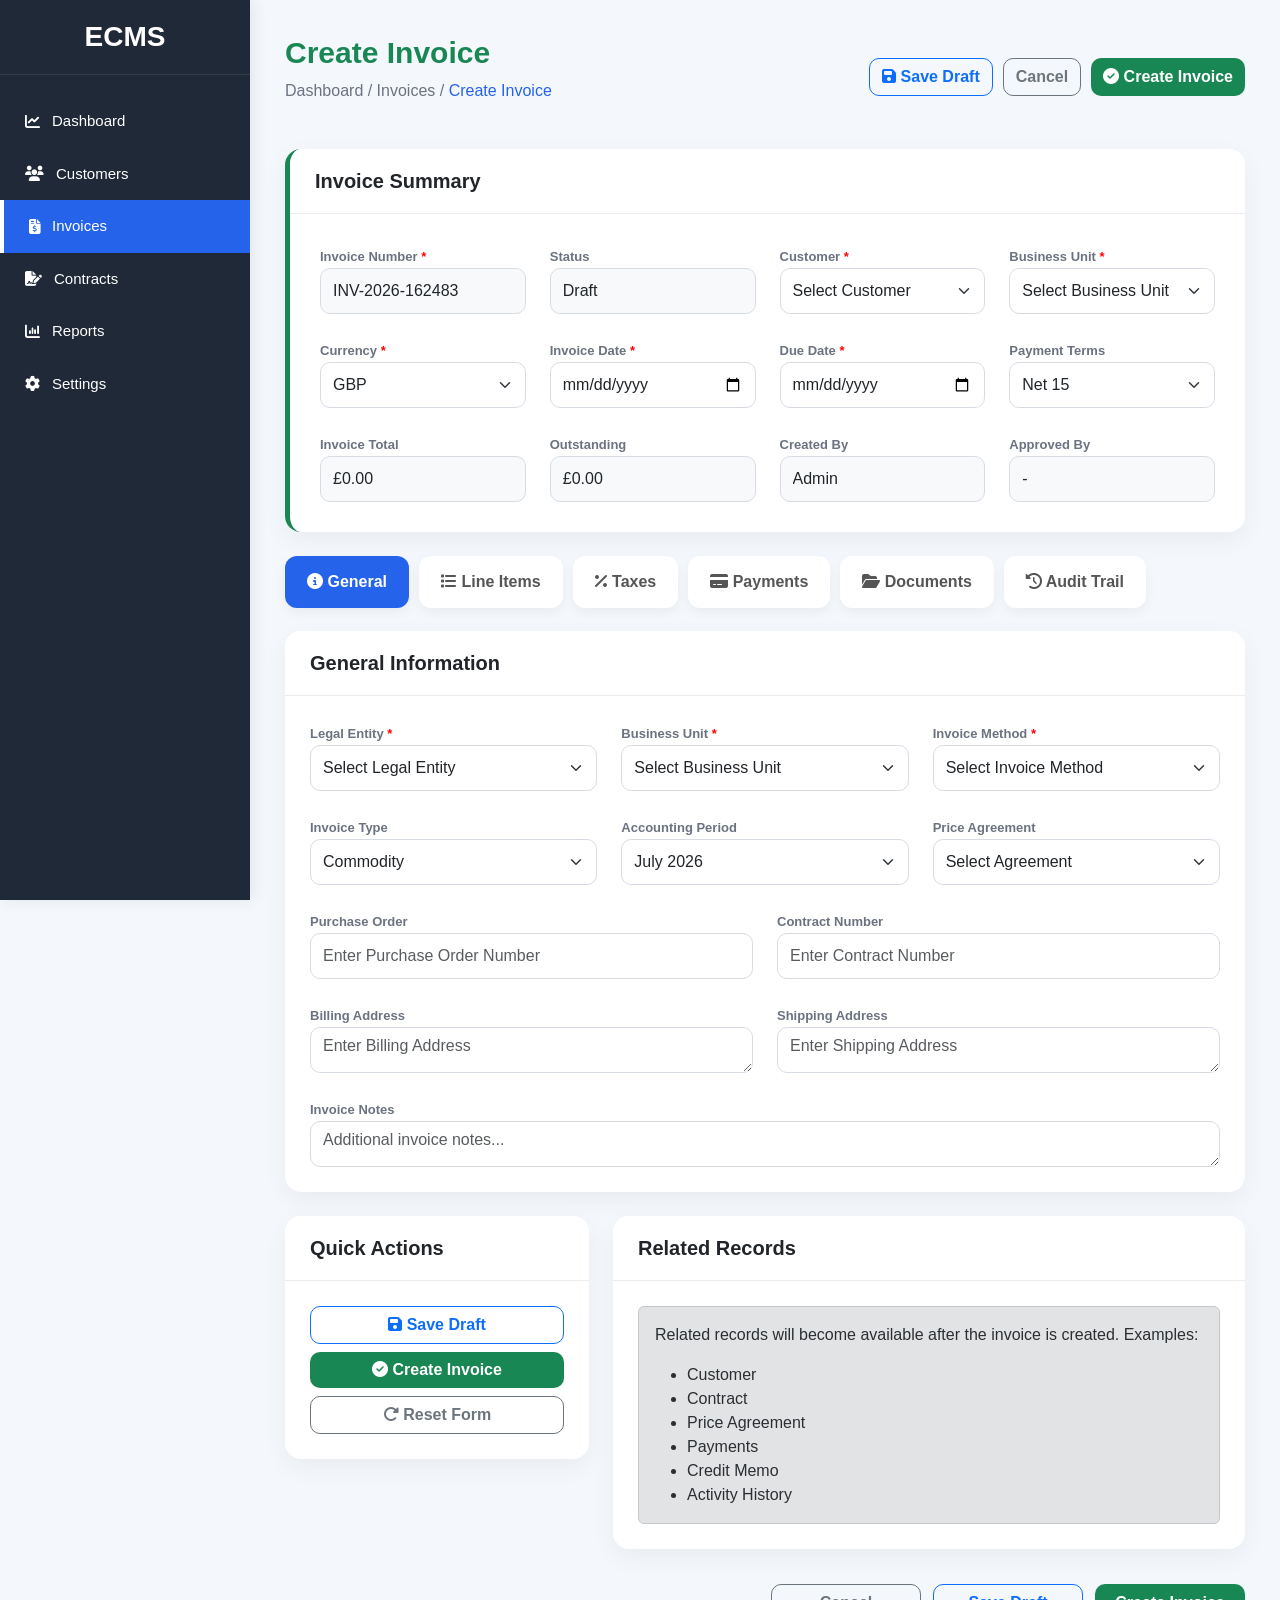
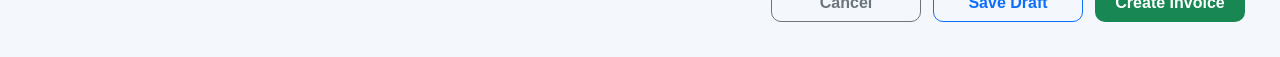
<file: pages/create-invoice.html>
<!DOCTYPE html>
<html lang="en">
<head>
    <meta charset="UTF-8">
    <meta name="viewport" content="width=device-width, initial-scale=1.0">
    <title>ECMS | Create Invoice</title>

    <link href="https://cdn.jsdelivr.net/npm/bootstrap@5.3.3/dist/css/bootstrap.min.css" rel="stylesheet">
    <link rel="stylesheet" href="https://cdnjs.cloudflare.com/ajax/libs/font-awesome/6.6.0/css/all.min.css">
    <link rel="stylesheet" href="../assets/css/create-invoice.css">
</head>

<body>

<div class="wrapper">

    <!-- =====================================================
                        Sidebar
    ====================================================== -->
    <aside class="sidebar">
        <div class="logo">
            ECMS
        </div>

        <ul>
            <li>
                <i class="fa-solid fa-chart-line"></i>
                Dashboard
            </li>
            <li>
                <i class="fa-solid fa-users"></i>
                Customers
            </li>
            <li class="active">
                <i class="fa-solid fa-file-invoice-dollar"></i>
                Invoices
            </li>
            <li>
                <i class="fa-solid fa-file-signature"></i>
                Contracts
            </li>
            <li>
                <i class="fa-solid fa-chart-column"></i>
                Reports
            </li>
            <li>
                <i class="fa-solid fa-gear"></i>
                Settings
            </li>
        </ul>
    </aside>

    <!-- =====================================================
                    Main Content
    ====================================================== -->
    <main class="main-content">

        <!-- =====================================================
                        Header
        ====================================================== -->
        <div class="page-header">
            <div>
                <h2>Create Invoice</h2>
                <p>
                    Dashboard /
                    Invoices /
                    <span>Create Invoice</span>
                </p>
            </div>

            <div class="header-actions">
                <button class="btn btn-outline-primary" id="saveDraftBtn">
                    <i class="fa-solid fa-floppy-disk"></i>
                    Save Draft
                </button>
                <button class="btn btn-outline-secondary" id="cancelBtn">
                    Cancel
                </button>
                <button class="btn btn-success" id="createInvoiceBtn">
                    <i class="fa-solid fa-circle-check"></i>
                    Create Invoice
                </button>
            </div>
        </div>

        <!-- =====================================================
                    Invoice Summary
        ====================================================== -->
        <div class="card summary-card mb-4">
            <div class="card-header">
                <h5>Invoice Summary</h5>
            </div>

            <div class="card-body">
                <div class="row g-4">

                    <div class="col-lg-3">
                        <label class="required">Invoice Number</label>
                        <input class="form-control" placeholder="Auto Generated" readonly>
                    </div>

                    <div class="col-lg-3">
                        <label>Status</label>
                        <input class="form-control" value="Draft" readonly>
                    </div>

                    <div class="col-lg-3">
                        <label class="required">Customer</label>
                        <select class="form-select" id="customer">
                            <option selected>Select Customer</option>
                            <option>ABC Energy Ltd</option>
                            <option>Delta Utilities</option>
                            <option>Omega Gas</option>
                            <option>Constellation Energy</option>
                        </select>
                    </div>

                    <div class="col-lg-3">
                        <label class="required">Business Unit</label>
                        <select class="form-select" id="businessUnit">
                            <option selected>Select Business Unit</option>
                            <option>Gas Trading</option>
                            <option>Power Trading</option>
                            <option>Retail</option>
                        </select>
                    </div>

                    <div class="col-lg-3">
                        <label class="required">Currency</label>
                        <select class="form-select" id="currency">
                            <option>GBP</option>
                            <option>USD</option>
                            <option>EUR</option>
                        </select>
                    </div>

                    <div class="col-lg-3">
                        <label class="required">Invoice Date</label>
                        <input type="date" class="form-control" id="invoiceDate">
                    </div>

                    <div class="col-lg-3">
                        <label class="required">Due Date</label>
                        <input type="date" class="form-control" id="dueDate">
                    </div>

                    <div class="col-lg-3">
                        <label>Payment Terms</label>
                        <select class="form-select" id="paymentTerms">
                            <option>Net 15</option>
                            <option>Net 30</option>
                            <option>Net 45</option>
                        </select>
                    </div>

                    <div class="col-lg-3">
                        <label>Invoice Total</label>
                        <input class="form-control" value="£0.00" readonly>
                    </div>

                    <div class="col-lg-3">
                        <label>Outstanding</label>
                        <input class="form-control" value="£0.00" readonly>
                    </div>

                    <div class="col-lg-3">
                        <label>Created By</label>
                        <input class="form-control" value="Admin" readonly>
                    </div>

                    <div class="col-lg-3">
                        <label>Approved By</label>
                        <input class="form-control" value="-" readonly>
                    </div>

                </div>
            </div>
        </div>

        <!-- =====================================================
                        Tabs
        ====================================================== -->
        <ul class="nav nav-tabs enterprise-tabs mb-4">
            <li class="nav-item">
                <button class="nav-link active" data-bs-toggle="tab" data-bs-target="#general">
                    <i class="fa-solid fa-circle-info"></i>
                    General
                </button>
            </li>
            <li class="nav-item">
                <button class="nav-link" data-bs-toggle="tab" data-bs-target="#items">
                    <i class="fa-solid fa-list"></i>
                    Line Items
                </button>
            </li>
            <li class="nav-item">
                <button class="nav-link" data-bs-toggle="tab" data-bs-target="#taxes">
                    <i class="fa-solid fa-percent"></i>
                    Taxes
                </button>
            </li>
            <li class="nav-item">
                <button class="nav-link" data-bs-toggle="tab" data-bs-target="#payments">
                    <i class="fa-solid fa-credit-card"></i>
                    Payments
                </button>
            </li>
            <li class="nav-item">
                <button class="nav-link" data-bs-toggle="tab" data-bs-target="#documents">
                    <i class="fa-solid fa-folder-open"></i>
                    Documents
                </button>
            </li>
            <li class="nav-item">
                <button class="nav-link" data-bs-toggle="tab" data-bs-target="#audit">
                    <i class="fa-solid fa-clock-rotate-left"></i>
                    Audit Trail
                </button>
            </li>
        </ul>

        <div class="tab-content">

            <!-- =====================================================
                            General Tab
            ====================================================== -->
            <div class="tab-pane fade show active" id="general">
                <div class="card">
                    <div class="card-header">
                        <h5>General Information</h5>
                    </div>

                    <div class="card-body">
                        <div class="row g-4">

                            <div class="col-lg-4">
                                <label class="required">Legal Entity</label>
                                <select class="form-select" id="legalEntity">
                                    <option selected>Select Legal Entity</option>
                                    <option>UGI Energy Services</option>
                                    <option>UGI Utilities</option>
                                    <option>Constellation Energy</option>
                                </select>
                            </div>

                            <div class="col-lg-4">
                                <label class="required">Business Unit</label>
                                <select class="form-select">
                                    <option selected>Select Business Unit</option>
                                    <option>Gas Trading</option>
                                    <option>Power Trading</option>
                                    <option>Retail</option>
                                </select>
                            </div>

                            <div class="col-lg-4">
                                <label class="required">Invoice Method</label>
                                <select class="form-select">
                                    <option selected>Select Invoice Method</option>
                                    <option>Bill On Actuals</option>
                                    <option>Bill On Nominations</option>
                                </select>
                            </div>

                            <div class="col-lg-4">
                                <label>Invoice Type</label>
                                <select class="form-select">
                                    <option>Commodity</option>
                                    <option>Transportation</option>
                                    <option>Storage</option>
                                    <option>Recurring Fee</option>
                                </select>
                            </div>

                            <div class="col-lg-4">
                                <label>Accounting Period</label>
                                <select class="form-select">
                                    <option>July 2026</option>
                                    <option>August 2026</option>
                                    <option>September 2026</option>
                                </select>
                            </div>

                            <div class="col-lg-4">
                                <label>Price Agreement</label>
                                <select class="form-select">
                                    <option selected>Select Agreement</option>
                                    <option>Fixed Commodity Agreement</option>
                                    <option>Index Based Agreement</option>
                                    <option>Transportation Agreement</option>
                                </select>
                            </div>

                            <div class="col-lg-6">
                                <label>Purchase Order</label>
                                <input type="text" class="form-control" placeholder="Enter Purchase Order Number">
                            </div>

                            <div class="col-lg-6">
                                <label>Contract Number</label>
                                <input type="text" class="form-control" placeholder="Enter Contract Number">
                            </div>

                            <div class="col-lg-6">
                                <label>Billing Address</label>
                                <textarea class="form-control" rows="4" placeholder="Enter Billing Address"></textarea>
                            </div>

                            <div class="col-lg-6">
                                <label>Shipping Address</label>
                                <textarea class="form-control" rows="4" placeholder="Enter Shipping Address"></textarea>
                            </div>

                            <div class="col-lg-12">
                                <label>Invoice Notes</label>
                                <textarea class="form-control" rows="4" placeholder="Additional invoice notes..."></textarea>
                            </div>

                        </div>
                    </div>
                </div>
            </div>

            <!-- =====================================================
                        Line Items
            ====================================================== -->
            <div class="tab-pane fade" id="items">
                <div class="card">
                    <div class="card-header d-flex justify-content-between align-items-center">
                        <h5>Invoice Items</h5>
                        <button class="btn btn-primary" id="addItemBtn">
                            <i class="fa-solid fa-plus"></i>
                            Add Line Item
                        </button>
                    </div>

                    <div class="card-body p-0">
                        <div class="table-responsive">
                            <table class="table table-hover align-middle">
                                <thead>
                                    <tr>
                                        <th width="180">Commodity</th>
                                        <th>Description</th>
                                        <th width="110">Qty</th>
                                        <th width="110">UOM</th>
                                        <th width="130">Rate</th>
                                        <th width="110">Tax %</th>
                                        <th width="150">Amount</th>
                                        <th width="90">Action</th>
                                    </tr>
                                </thead>

                                <tbody id="lineItemsBody">
                                    <!-- Dynamic rows will be added here -->
                                </tbody>
                            </table>
                        </div>
                    </div>
                </div>

                <!-- =============================
                Invoice Summary
                ============================= -->
                <div class="card mt-4">
                    <div class="card-header">
                        <h5>Invoice Totals</h5>
                    </div>

                    <div class="card-body">
                        <div class="row">
                            <div class="col-lg-4 ms-auto">
                                <table class="table">
                                    <tr>
                                        <th>Subtotal</th>
                                        <td class="text-end" id="subTotal">£0.00</td>
                                    </tr>
                                    <tr>
                                        <th>Tax</th>
                                        <td class="text-end" id="taxTotal">£0.00</td>
                                    </tr>
                                    <tr class="table-success">
                                        <th>Grand Total</th>
                                        <td class="text-end">
                                            <strong id="grandTotal">£0.00</strong>
                                        </td>
                                    </tr>
                                </table>
                            </div>
                        </div>
                    </div>
                </div>
            </div>

            <!-- =====================================================
                            Taxes
            ====================================================== -->
            <div class="tab-pane fade" id="taxes">
                <div class="card">
                    <div class="card-header">
                        <h5>Tax Summary</h5>
                    </div>

                    <div class="card-body">
                        <div class="alert alert-info">
                            Tax values are automatically calculated based on the line items.
                        </div>

                        <div class="row">
                            <div class="col-lg-4 ms-auto">
                                <table class="table">
                                    <tr>
                                        <th>Subtotal</th>
                                        <td class="text-end">
                                            <span id="taxSubTotal">£0.00</span>
                                        </td>
                                    </tr>
                                    <tr>
                                        <th>Tax</th>
                                        <td class="text-end">
                                            <span id="taxAmount">£0.00</span>
                                        </td>
                                    </tr>
                                    <tr class="table-primary">
                                        <th>Grand Total</th>
                                        <td class="text-end">
                                            <strong id="taxGrandTotal">£0.00</strong>
                                        </td>
                                    </tr>
                                </table>
                            </div>
                        </div>
                    </div>
                </div>
            </div>

            <!-- =====================================================
                        Payments
            ====================================================== -->
            <div class="tab-pane fade" id="payments">
                <div class="card">
                    <div class="card-header">
                        <h5>Payments</h5>
                    </div>

                    <div class="card-body">
                        <div class="alert alert-info mb-0">
                            <i class="fa-solid fa-circle-info"></i>
                            No payments available.
                            Payments can be recorded after invoice creation.
                        </div>
                    </div>
                </div>
            </div>

            <!-- =====================================================
                        Documents
            ====================================================== -->
            <div class="tab-pane fade" id="documents">
                <div class="card">
                    <div class="card-header">
                        <h5>Documents</h5>
                    </div>

                    <div class="card-body">
                        <div class="alert alert-warning mb-0">
                            <i class="fa-solid fa-triangle-exclamation"></i>
                            Documents can be uploaded after the invoice has been created.
                        </div>
                    </div>
                </div>
            </div>

            <!-- =====================================================
                        Audit Trail
            ====================================================== -->
            <div class="tab-pane fade" id="audit">
                <div class="card">
                    <div class="card-header">
                        <h5>Audit Trail</h5>
                    </div>

                    <div class="card-body">
                        <div class="alert alert-secondary mb-0">
                            <i class="fa-solid fa-clock-rotate-left"></i>
                            Audit history will be generated automatically after invoice creation.
                        </div>
                    </div>
                </div>
            </div>

        </div>

        <!-- =====================================================
                        Quick Actions
        ====================================================== -->
        <div class="row mt-4">

            <div class="col-lg-4">
                <div class="card">
                    <div class="card-header">
                        <h5>Quick Actions</h5>
                    </div>

                    <div class="card-body d-grid gap-2">
                        <button class="btn btn-outline-primary" id="saveDraftBtn2">
                            <i class="fa-solid fa-floppy-disk"></i>
                            Save Draft
                        </button>
                        <button class="btn btn-success" id="createInvoiceBtn2">
                            <i class="fa-solid fa-circle-check"></i>
                            Create Invoice
                        </button>
                        <button class="btn btn-outline-secondary" id="resetInvoiceBtn">
                            <i class="fa-solid fa-rotate-right"></i>
                            Reset Form
                        </button>
                    </div>
                </div>
            </div>

            <div class="col-lg-8">
                <div class="card">
                    <div class="card-header">
                        <h5>Related Records</h5>
                    </div>

                    <div class="card-body">
                        <div class="alert alert-secondary mb-0">
                            Related records will become available after the invoice is created.
                            Examples:
                            <ul class="mt-3 mb-0">
                                <li>Customer</li>
                                <li>Contract</li>
                                <li>Price Agreement</li>
                                <li>Payments</li>
                                <li>Credit Memo</li>
                                <li>Activity History</li>
                            </ul>
                        </div>
                    </div>
                </div>
            </div>

        </div>

        <!-- =====================================================
                        Footer
        ====================================================== -->
        <div class="page-footer">
            <button class="btn btn-outline-secondary" id="cancelBtnFooter">
                Cancel
            </button>
            <button class="btn btn-outline-primary" id="saveDraftFooter">
                Save Draft
            </button>
            <button class="btn btn-success" id="createInvoiceFooter">
                Create Invoice
            </button>
        </div>

    </main>

</div>

<script src="https://cdn.jsdelivr.net/npm/bootstrap@5.3.3/dist/js/bootstrap.bundle.min.js"></script>
<script src="../assets/js/create-invoice.js"></script>

</body>

</html>
</file>
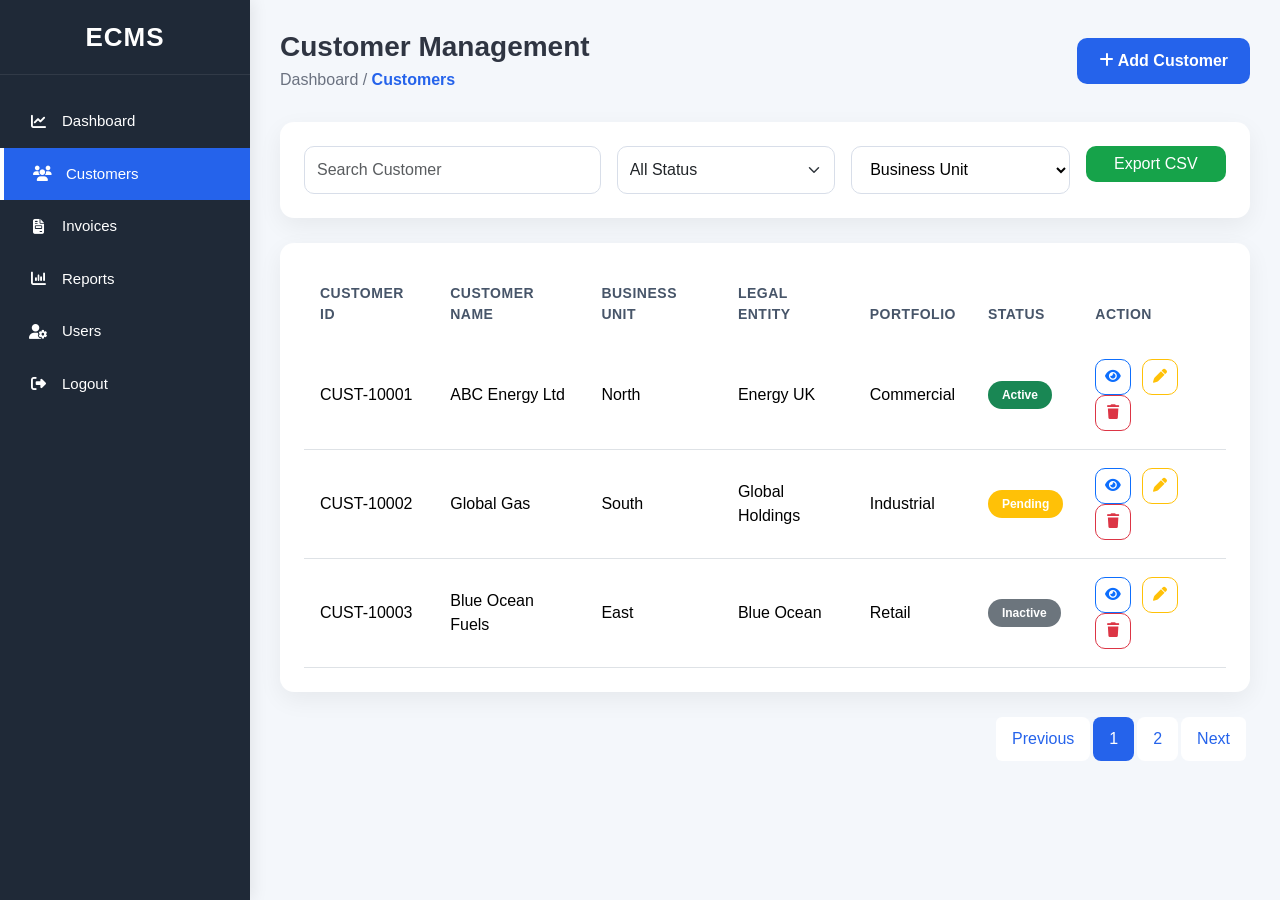
<file: pages/customers.html>
<!DOCTYPE html>
<html lang="en">

<head>

    <meta charset="UTF-8">
    <meta name="viewport" content="width=device-width, initial-scale=1.0">

    <title>ECMS | Customers</title>

    <link href="https://cdn.jsdelivr.net/npm/bootstrap@5.3.3/dist/css/bootstrap.min.css" rel="stylesheet">

    <link rel="stylesheet"
          href="https://cdnjs.cloudflare.com/ajax/libs/font-awesome/6.7.2/css/all.min.css">

    <link rel="stylesheet"
          href="../assets/css/customers.css">

</head>

<body>

<div class="wrapper">

    <!-- Sidebar -->

    <aside class="sidebar">

        <div class="logo">

            ECMS

        </div>

        <ul>

            <li>
                <i class="fa-solid fa-chart-line"></i>
                Dashboard
            </li>

            <li class="active">
                <i class="fa-solid fa-users"></i>
                Customers
            </li>

            <li>
                <i class="fa-solid fa-file-invoice"></i>
                Invoices
            </li>

            <li>
                <i class="fa-solid fa-chart-column"></i>
                Reports
            </li>

            <li>
                <i class="fa-solid fa-user-gear"></i>
                Users
            </li>

            <li>
                <i class="fa-solid fa-right-from-bracket"></i>
                Logout
            </li>

        </ul>

    </aside>

    <!-- Main -->

    <main class="main-content">

        <!-- Topbar -->

        <div class="topbar">

            <div>

                <h2>Customer Management</h2>

                <p>
                    Dashboard /
                    <span>Customers</span>
                </p>

            </div>

            <button
                    id="addCustomerBtn"
                    class="btn btn-primary">

                <i class="fa-solid fa-plus"></i>

                Add Customer

            </button>

        </div>

        <!-- Filters -->

        <div class="filter-card">

            <div class="row g-3">

                <div class="col-lg-4">

                    <input
                            id="searchCustomer"
                            class="form-control"
                            placeholder="Search Customer">

                </div>

                <div class="col-lg-3">

                    <select
                            id="statusFilter"
                            class="form-select">

                        <option>All Status</option>

                        <option>Active</option>

                        <option>Pending</option>

                        <option>Inactive</option>

                    </select>

                </div>

                <div class="col-lg-3">

                    <select
                            id="businessUnit">

                        <option>Business Unit</option>

                        <option>North</option>

                        <option>South</option>

                        <option>East</option>

                        <option>West</option>

                    </select>

                </div>

                <div class="col-lg-2">

                    <button
                            class="btn btn-success w-100">

                        Export CSV

                    </button>

                </div>

            </div>

        </div>

        <!-- Customer Table -->

        <div class="table-card">

            <table class="table table-hover align-middle">

                <thead>

                <tr>

                    <th>Customer ID</th>

                    <th>Customer Name</th>

                    <th>Business Unit</th>

                    <th>Legal Entity</th>

                    <th>Portfolio</th>

                    <th>Status</th>

                    <th>Action</th>

                </tr>

                </thead>

                <tbody id="customerTable">

                <tr>

                    <td>CUST-10001</td>

                    <td>ABC Energy Ltd</td>

                    <td>North</td>

                    <td>Energy UK</td>

                    <td>Commercial</td>

                    <td>

                        <span class="badge bg-success">

                            Active

                        </span>

                    </td>

                    <td>

                        <button class="btn btn-sm btn-outline-primary">

                            <i class="fa-solid fa-eye"></i>

                        </button>

                        <button class="btn btn-sm btn-outline-warning">

                            <i class="fa-solid fa-pen"></i>

                        </button>

                        <button class="btn btn-sm btn-outline-danger">

                            <i class="fa-solid fa-trash"></i>

                        </button>

                    </td>

                </tr>

                <tr>

                    <td>CUST-10002</td>

                    <td>Global Gas</td>

                    <td>South</td>

                    <td>Global Holdings</td>

                    <td>Industrial</td>

                    <td>

                        <span class="badge bg-warning">

                            Pending

                        </span>

                    </td>

                    <td>

                        <button class="btn btn-sm btn-outline-primary">

                            <i class="fa-solid fa-eye"></i>

                        </button>

                        <button class="btn btn-sm btn-outline-warning">

                            <i class="fa-solid fa-pen"></i>

                        </button>

                        <button class="btn btn-sm btn-outline-danger">

                            <i class="fa-solid fa-trash"></i>

                        </button>

                    </td>

                </tr>

                </tbody>

            </table>

        </div>

        <!-- Pagination -->

        <nav>

            <ul class="pagination justify-content-end">

                <li class="page-item">

                    <a class="page-link">

                        Previous

                    </a>

                </li>

                <li class="page-item active">

                    <a class="page-link">

                        1

                    </a>

                </li>

                <li class="page-item">

                    <a class="page-link">

                        2

                    </a>

                </li>

                <li class="page-item">

                    <a class="page-link">

                        Next

                    </a>

                </li>

            </ul>

        </nav>

    </main>

</div>

<script src="../assets/js/customers.js"></script>

</body>

</html>
</file>
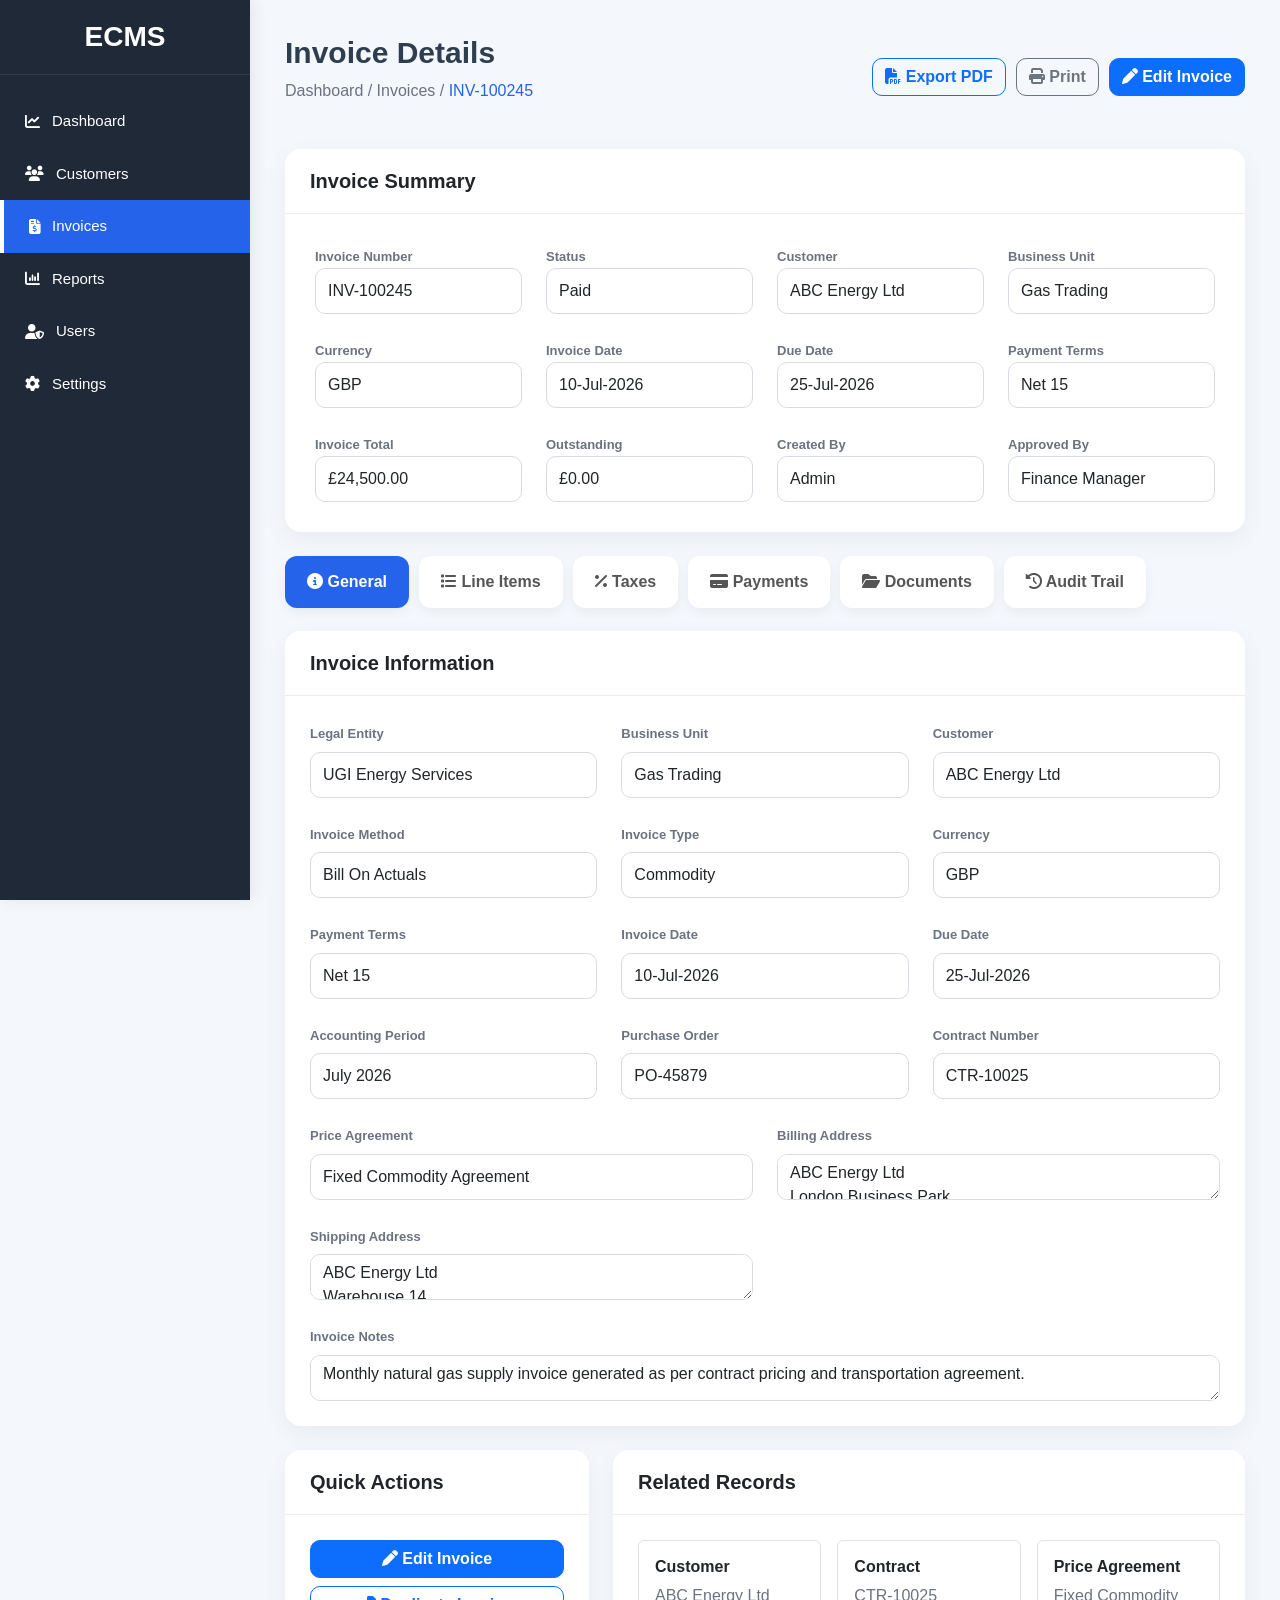
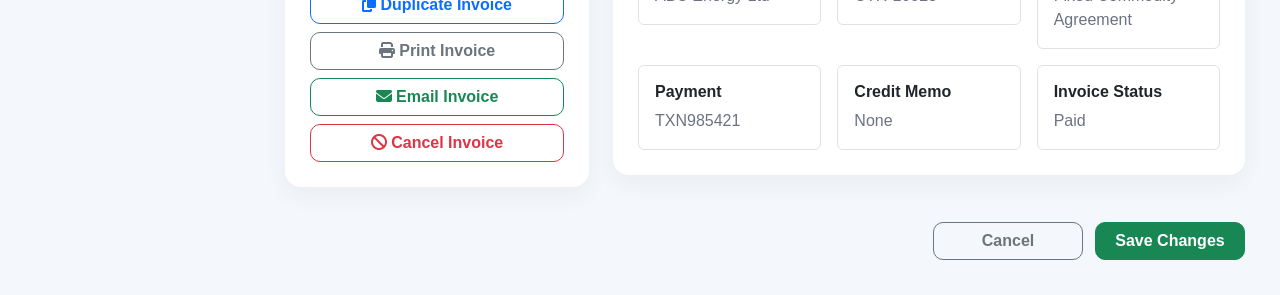
<file: pages/invoice-details.html>
<!DOCTYPE html>
<html lang="en">
<head>
    <meta charset="UTF-8">
    <meta name="viewport" content="width=device-width, initial-scale=1.0">
    <title>ECMS | Invoice Details</title>

    <link href="https://cdn.jsdelivr.net/npm/bootstrap@5.3.3/dist/css/bootstrap.min.css" rel="stylesheet">
    <link rel="stylesheet" href="https://cdnjs.cloudflare.com/ajax/libs/font-awesome/6.6.0/css/all.min.css">
    <link rel="stylesheet" href="../assets/css/invoice-details.css">
</head>

<body>

<div class="wrapper">

    <!-- ======================================================
                            Sidebar
    ======================================================= -->
    <aside class="sidebar">
        <div class="logo">
            ECMS
        </div>

        <ul>
            <li>
                <i class="fa-solid fa-chart-line"></i>
                Dashboard
            </li>
            <li>
                <i class="fa-solid fa-users"></i>
                Customers
            </li>
            <li class="active">
                <i class="fa-solid fa-file-invoice-dollar"></i>
                Invoices
            </li>
            <li>
                <i class="fa-solid fa-chart-column"></i>
                Reports
            </li>
            <li>
                <i class="fa-solid fa-user-shield"></i>
                Users
            </li>
            <li>
                <i class="fa-solid fa-gear"></i>
                Settings
            </li>
        </ul>
    </aside>

    <!-- ======================================================
                        Main Content
    ======================================================= -->
    <main class="main-content">

        <!-- ======================================================
                            Header
        ======================================================= -->
        <div class="page-header">
            <div>
                <h2>Invoice Details</h2>
                <p>
                    Dashboard /
                    Invoices /
                    <span>INV-100245</span>
                </p>
            </div>

            <div class="header-actions">
                <button class="btn btn-outline-primary">
                    <i class="fa-solid fa-file-pdf"></i>
                    Export PDF
                </button>
                <button class="btn btn-outline-secondary">
                    <i class="fa-solid fa-print"></i>
                    Print
                </button>
                <button class="btn btn-primary">
                    <i class="fa-solid fa-pen"></i>
                    Edit Invoice
                </button>
            </div>
        </div>

        <!-- ======================================================
                        Invoice Summary
        ======================================================= -->
        <div class="card summary-card mb-4">
            <div class="card-header">
                <h5>Invoice Summary</h5>
            </div>

            <div class="card-body">
                <div class="row g-4">

                    <div class="col-lg-3">
                        <label>Invoice Number</label>
                        <input class="form-control" value="INV-100245" readonly>
                    </div>

                    <div class="col-lg-3">
                        <label>Status</label>
                        <input class="form-control" value="Paid" readonly>
                    </div>

                    <div class="col-lg-3">
                        <label>Customer</label>
                        <input class="form-control" value="ABC Energy Ltd" readonly>
                    </div>

                    <div class="col-lg-3">
                        <label>Business Unit</label>
                        <input class="form-control" value="Gas Trading" readonly>
                    </div>

                    <div class="col-lg-3">
                        <label>Currency</label>
                        <input class="form-control" value="GBP" readonly>
                    </div>

                    <div class="col-lg-3">
                        <label>Invoice Date</label>
                        <input class="form-control" value="10-Jul-2026" readonly>
                    </div>

                    <div class="col-lg-3">
                        <label>Due Date</label>
                        <input class="form-control" value="25-Jul-2026" readonly>
                    </div>

                    <div class="col-lg-3">
                        <label>Payment Terms</label>
                        <input class="form-control" value="Net 15" readonly>
                    </div>

                    <div class="col-lg-3">
                        <label>Invoice Total</label>
                        <input class="form-control" value="£24,500.00" readonly>
                    </div>

                    <div class="col-lg-3">
                        <label>Outstanding</label>
                        <input class="form-control" value="£0.00" readonly>
                    </div>

                    <div class="col-lg-3">
                        <label>Created By</label>
                        <input class="form-control" value="Admin" readonly>
                    </div>

                    <div class="col-lg-3">
                        <label>Approved By</label>
                        <input class="form-control" value="Finance Manager" readonly>
                    </div>

                </div>
            </div>
        </div>

        <!-- ======================================================
                            Tabs
        ======================================================= -->
        <ul class="nav nav-tabs enterprise-tabs mb-4">
            <li class="nav-item">
                <button class="nav-link active" data-bs-toggle="tab" data-bs-target="#general">
                    <i class="fa-solid fa-circle-info"></i>
                    General
                </button>
            </li>
            <li class="nav-item">
                <button class="nav-link" data-bs-toggle="tab" data-bs-target="#items">
                    <i class="fa-solid fa-list"></i>
                    Line Items
                </button>
            </li>
            <li class="nav-item">
                <button class="nav-link" data-bs-toggle="tab" data-bs-target="#taxes">
                    <i class="fa-solid fa-percent"></i>
                    Taxes
                </button>
            </li>
            <li class="nav-item">
                <button class="nav-link" data-bs-toggle="tab" data-bs-target="#payments">
                    <i class="fa-solid fa-credit-card"></i>
                    Payments
                </button>
            </li>
            <li class="nav-item">
                <button class="nav-link" data-bs-toggle="tab" data-bs-target="#documents">
                    <i class="fa-solid fa-folder-open"></i>
                    Documents
                </button>
            </li>
            <li class="nav-item">
                <button class="nav-link" data-bs-toggle="tab" data-bs-target="#audit">
                    <i class="fa-solid fa-clock-rotate-left"></i>
                    Audit Trail
                </button>
            </li>
        </ul>

        <div class="tab-content">

            <!-- ======================================================
                                General Tab
            ======================================================= -->
            <div class="tab-pane fade show active" id="general">
                <div class="card">
                    <div class="card-header">
                        <h5>Invoice Information</h5>
                    </div>

                    <div class="card-body">
                        <div class="row g-4">

                            <div class="col-lg-4">
                                <label class="form-label">Legal Entity</label>
                                <input class="form-control" value="UGI Energy Services" readonly>
                            </div>

                            <div class="col-lg-4">
                                <label class="form-label">Business Unit</label>
                                <input class="form-control" value="Gas Trading" readonly>
                            </div>

                            <div class="col-lg-4">
                                <label class="form-label">Customer</label>
                                <input class="form-control" value="ABC Energy Ltd" readonly>
                            </div>

                            <div class="col-lg-4">
                                <label class="form-label">Invoice Method</label>
                                <input class="form-control" value="Bill On Actuals" readonly>
                            </div>

                            <div class="col-lg-4">
                                <label class="form-label">Invoice Type</label>
                                <input class="form-control" value="Commodity" readonly>
                            </div>

                            <div class="col-lg-4">
                                <label class="form-label">Currency</label>
                                <input class="form-control" value="GBP" readonly>
                            </div>

                            <div class="col-lg-4">
                                <label class="form-label">Payment Terms</label>
                                <input class="form-control" value="Net 15" readonly>
                            </div>

                            <div class="col-lg-4">
                                <label class="form-label">Invoice Date</label>
                                <input class="form-control" value="10-Jul-2026" readonly>
                            </div>

                            <div class="col-lg-4">
                                <label class="form-label">Due Date</label>
                                <input class="form-control" value="25-Jul-2026" readonly>
                            </div>

                            <div class="col-lg-4">
                                <label class="form-label">Accounting Period</label>
                                <input class="form-control" value="July 2026" readonly>
                            </div>

                            <div class="col-lg-4">
                                <label class="form-label">Purchase Order</label>
                                <input class="form-control" value="PO-45879" readonly>
                            </div>

                            <div class="col-lg-4">
                                <label class="form-label">Contract Number</label>
                                <input class="form-control" value="CTR-10025" readonly>
                            </div>

                            <div class="col-lg-6">
                                <label class="form-label">Price Agreement</label>
                                <input class="form-control" value="Fixed Commodity Agreement" readonly>
                            </div>

                            <div class="col-lg-6">
                                <label class="form-label">Billing Address</label>
                                <textarea class="form-control" rows="3" readonly>
ABC Energy Ltd
London Business Park
London
United Kingdom
                                </textarea>
                            </div>

                            <div class="col-lg-6">
                                <label class="form-label">Shipping Address</label>
                                <textarea class="form-control" rows="3" readonly>
ABC Energy Ltd
Warehouse 14
Manchester
United Kingdom
                                </textarea>
                            </div>

                            <div class="col-lg-12">
                                <label class="form-label">Invoice Notes</label>
                                <textarea class="form-control" rows="4" readonly>
Monthly natural gas supply invoice generated as per contract pricing and transportation agreement.
                                </textarea>
                            </div>

                        </div>
                    </div>
                </div>
            </div>

            <!-- ======================================================
                            Line Items Tab
            ======================================================= -->
            <div class="tab-pane fade" id="items">
                <div class="card">
                    <div class="card-header d-flex justify-content-between align-items-center">
                        <h5>Invoice Line Items</h5>
                        <button class="btn btn-primary">
                            <i class="fa-solid fa-plus"></i>
                            Add Item
                        </button>
                    </div>

                    <div class="card-body p-0">
                        <div class="table-responsive">
                            <table class="table table-hover align-middle">
                                <thead>
                                    <tr>
                                        <th>Commodity</th>
                                        <th>Description</th>
                                        <th>Quantity</th>
                                        <th>UOM</th>
                                        <th>Rate</th>
                                        <th>Tax %</th>
                                        <th>Amount</th>
                                    </tr>
                                </thead>

                                <tbody>
                                    <tr>
                                        <td>Natural Gas</td>
                                        <td>January Supply</td>
                                        <td>500</td>
                                        <td>MMBTU</td>
                                        <td>£42.50</td>
                                        <td>10%</td>
                                        <td>£21,250.00</td>
                                    </tr>

                                    <tr>
                                        <td>Transportation</td>
                                        <td>Pipeline Charges</td>
                                        <td>1</td>
                                        <td>EA</td>
                                        <td>£2,500.00</td>
                                        <td>0%</td>
                                        <td>£2,500.00</td>
                                    </tr>

                                    <tr>
                                        <td>Storage</td>
                                        <td>Monthly Storage Fee</td>
                                        <td>1</td>
                                        <td>EA</td>
                                        <td>£750.00</td>
                                        <td>0%</td>
                                        <td>£750.00</td>
                                    </tr>
                                </tbody>
                            </table>
                        </div>
                    </div>
                </div>
            </div>

            <!-- ======================================================
                                Taxes Tab
            ======================================================= -->
            <div class="tab-pane fade" id="taxes">
                <div class="card">
                    <div class="card-header">
                        <h5>Tax Summary</h5>
                    </div>

                    <div class="card-body">
                        <div class="table-responsive">
                            <table class="table table-bordered">
                                <thead>
                                    <tr>
                                        <th>Tax Type</th>
                                        <th>Rate</th>
                                        <th>Amount</th>
                                    </tr>
                                </thead>

                                <tbody>
                                    <tr>
                                        <td>VAT</td>
                                        <td>10%</td>
                                        <td>£750.00</td>
                                    </tr>

                                    <tr>
                                        <td>Fuel Tax</td>
                                        <td>0%</td>
                                        <td>£0.00</td>
                                    </tr>

                                    <tr>
                                        <td>Environmental Levy</td>
                                        <td>0%</td>
                                        <td>£0.00</td>
                                    </tr>
                                </tbody>
                            </table>
                        </div>

                        <hr>

                        <div class="row">
                            <div class="col-lg-4 ms-auto">
                                <table class="table">
                                    <tr>
                                        <th>Subtotal</th>
                                        <td class="text-end">£23,750.00</td>
                                    </tr>
                                    <tr>
                                        <th>Total Tax</th>
                                        <td class="text-end">£750.00</td>
                                    </tr>
                                    <tr class="table-primary">
                                        <th>Grand Total</th>
                                        <td class="text-end">
                                            <strong>£24,500.00</strong>
                                        </td>
                                    </tr>
                                </table>
                            </div>
                        </div>
                    </div>
                </div>
            </div>

            <!-- ======================================================
                            Payments Tab
            ======================================================= -->
            <div class="tab-pane fade" id="payments">
                <div class="card">
                    <div class="card-header d-flex justify-content-between align-items-center">
                        <h5>Payment History</h5>
                        <button class="btn btn-success">
                            <i class="fa-solid fa-plus"></i>
                            Record Payment
                        </button>
                    </div>

                    <div class="card-body p-0">
                        <div class="table-responsive">
                            <table class="table table-hover align-middle">
                                <thead>
                                    <tr>
                                        <th>Payment Date</th>
                                        <th>Method</th>
                                        <th>Reference</th>
                                        <th>Amount</th>
                                        <th>Status</th>
                                    </tr>
                                </thead>

                                <tbody>
                                    <tr>
                                        <td>18-Jul-2026</td>
                                        <td>Wire Transfer</td>
                                        <td>TXN985421</td>
                                        <td>£24,500.00</td>
                                        <td>
                                            <span class="badge bg-success">Completed</span>
                                        </td>
                                    </tr>
                                </tbody>
                            </table>
                        </div>

                        <hr>

                        <div class="row p-4">
                            <div class="col-lg-4 ms-auto">
                                <table class="table">
                                    <tr>
                                        <th>Total Paid</th>
                                        <td class="text-end">£24,500.00</td>
                                    </tr>
                                    <tr class="table-success">
                                        <th>Outstanding</th>
                                        <td class="text-end">£0.00</td>
                                    </tr>
                                </table>
                            </div>
                        </div>
                    </div>
                </div>
            </div>

            <!-- ======================================================
                            Documents Tab
            ======================================================= -->
            <div class="tab-pane fade" id="documents">
                <div class="card">
                    <div class="card-header d-flex justify-content-between align-items-center">
                        <h5>Invoice Documents</h5>
                        <button class="btn btn-primary">
                            <i class="fa-solid fa-upload"></i>
                            Upload Document
                        </button>
                    </div>

                    <div class="card-body p-0">
                        <table class="table table-hover align-middle">
                            <thead>
                                <tr>
                                    <th>Document</th>
                                    <th>Uploaded By</th>
                                    <th>Date</th>
                                    <th width="170">Actions</th>
                                </tr>
                            </thead>

                            <tbody>
                                <tr>
                                    <td>Invoice.pdf</td>
                                    <td>Admin</td>
                                    <td>10-Jul-2026</td>
                                    <td>
                                        <button class="btn btn-sm btn-outline-primary">
                                            <i class="fa-solid fa-download"></i>
                                        </button>
                                        <button class="btn btn-sm btn-outline-danger">
                                            <i class="fa-solid fa-trash"></i>
                                        </button>
                                    </td>
                                </tr>

                                <tr>
                                    <td>Supporting Contract.pdf</td>
                                    <td>Finance</td>
                                    <td>10-Jul-2026</td>
                                    <td>
                                        <button class="btn btn-sm btn-outline-primary">
                                            <i class="fa-solid fa-download"></i>
                                        </button>
                                        <button class="btn btn-sm btn-outline-danger">
                                            <i class="fa-solid fa-trash"></i>
                                        </button>
                                    </td>
                                </tr>
                            </tbody>
                        </table>
                    </div>
                </div>
            </div>

            <!-- ======================================================
                                Audit Trail
            ======================================================= -->
            <div class="tab-pane fade" id="audit">
                <div class="card">
                    <div class="card-header">
                        <h5>Audit Trail</h5>
                    </div>

                    <div class="card-body">
                        <div class="timeline">

                            <div class="timeline-item">
                                <div class="timeline-icon bg-primary">
                                    <i class="fa-solid fa-plus"></i>
                                </div>
                                <div class="timeline-content">
                                    <h6>Invoice Created</h6>
                                    <p>Invoice created by Admin.</p>
                                    <small>10-Jul-2026 09:20 AM</small>
                                </div>
                            </div>

                            <div class="timeline-item">
                                <div class="timeline-icon bg-success">
                                    <i class="fa-solid fa-check"></i>
                                </div>
                                <div class="timeline-content">
                                    <h6>Invoice Approved</h6>
                                    <p>Approved by Finance Manager.</p>
                                    <small>11-Jul-2026 11:10 AM</small>
                                </div>
                            </div>

                            <div class="timeline-item">
                                <div class="timeline-icon bg-info">
                                    <i class="fa-solid fa-money-bill-wave"></i>
                                </div>
                                <div class="timeline-content">
                                    <h6>Payment Received</h6>
                                    <p>Wire transfer completed successfully.</p>
                                    <small>18-Jul-2026 04:15 PM</small>
                                </div>
                            </div>

                        </div>
                    </div>
                </div>
            </div>

        </div>

        <!-- ======================================================
                            Quick Actions
        ======================================================= -->
        <div class="row mt-4">

            <div class="col-lg-4">
                <div class="card">
                    <div class="card-header">
                        <h5>Quick Actions</h5>
                    </div>

                    <div class="card-body d-grid gap-2">
                        <button class="btn btn-primary">
                            <i class="fa-solid fa-pen"></i>
                            Edit Invoice
                        </button>
                        <button class="btn btn-outline-primary">
                            <i class="fa-solid fa-copy"></i>
                            Duplicate Invoice
                        </button>
                        <button class="btn btn-outline-secondary">
                            <i class="fa-solid fa-print"></i>
                            Print Invoice
                        </button>
                        <button class="btn btn-outline-success">
                            <i class="fa-solid fa-envelope"></i>
                            Email Invoice
                        </button>
                        <button class="btn btn-outline-danger">
                            <i class="fa-solid fa-ban"></i>
                            Cancel Invoice
                        </button>
                    </div>
                </div>
            </div>

            <div class="col-lg-8">
                <div class="card">
                    <div class="card-header">
                        <h5>Related Records</h5>
                    </div>

                    <div class="card-body">
                        <div class="row g-3">

                            <div class="col-md-4">
                                <div class="border rounded p-3">
                                    <h6>Customer</h6>
                                    <p class="mb-0">ABC Energy Ltd</p>
                                </div>
                            </div>

                            <div class="col-md-4">
                                <div class="border rounded p-3">
                                    <h6>Contract</h6>
                                    <p class="mb-0">CTR-10025</p>
                                </div>
                            </div>

                            <div class="col-md-4">
                                <div class="border rounded p-3">
                                    <h6>Price Agreement</h6>
                                    <p class="mb-0">Fixed Commodity Agreement</p>
                                </div>
                            </div>

                            <div class="col-md-4">
                                <div class="border rounded p-3">
                                    <h6>Payment</h6>
                                    <p class="mb-0">TXN985421</p>
                                </div>
                            </div>

                            <div class="col-md-4">
                                <div class="border rounded p-3">
                                    <h6>Credit Memo</h6>
                                    <p class="mb-0">None</p>
                                </div>
                            </div>

                            <div class="col-md-4">
                                <div class="border rounded p-3">
                                    <h6>Invoice Status</h6>
                                    <p class="mb-0">Paid</p>
                                </div>
                            </div>

                        </div>
                    </div>
                </div>
            </div>

        </div>

        <!-- ======================================================
                            Footer
        ======================================================= -->
        <div class="page-footer">
            <button class="btn btn-outline-secondary">
                Cancel
            </button>
            <button class="btn btn-success">
                Save Changes
            </button>
        </div>

    </main>

</div>

<script src="https://cdn.jsdelivr.net/npm/bootstrap@5.3.3/dist/js/bootstrap.bundle.min.js"></script>
<script src="../assets/js/invoice-details.js"></script>

</body>

</html>
</file>
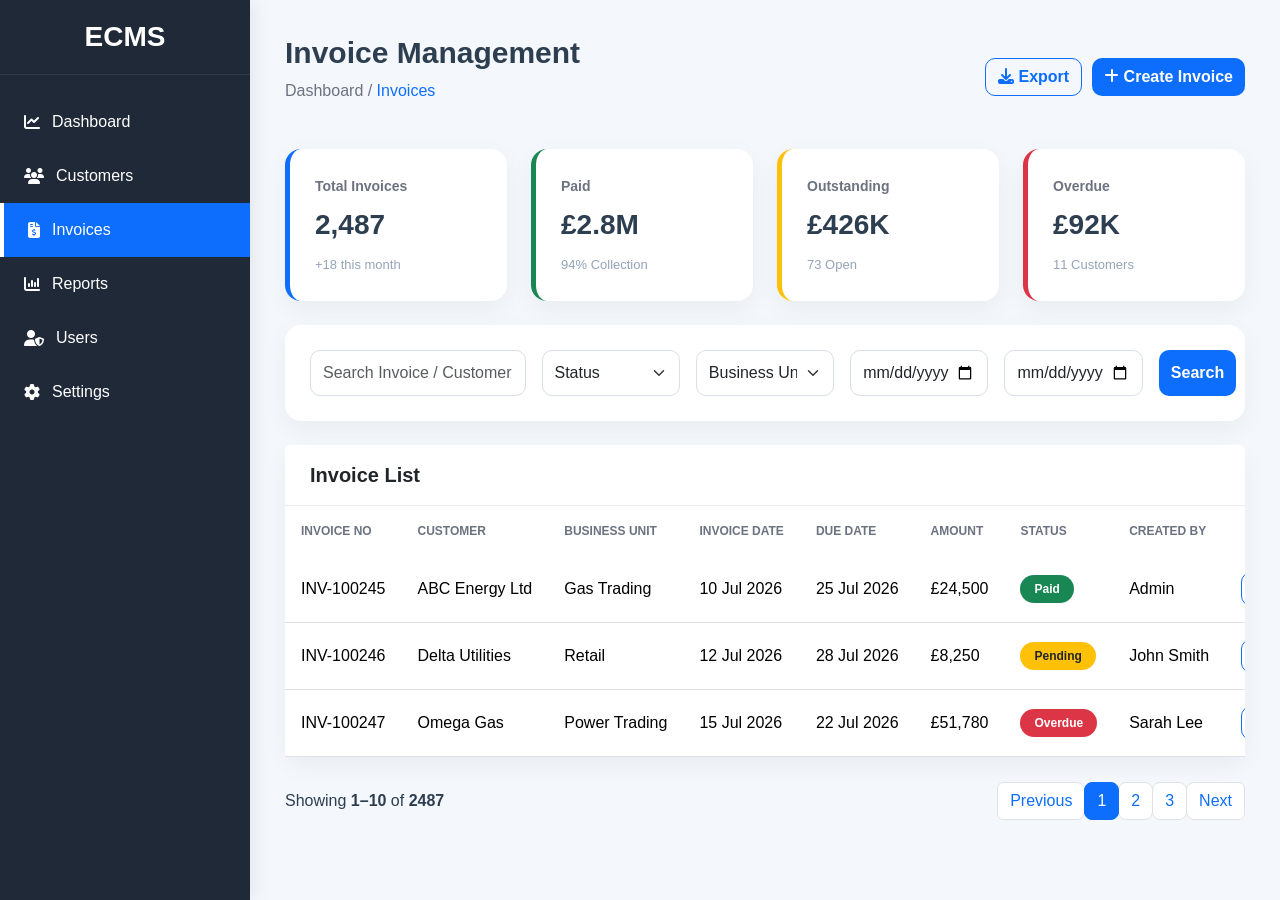
<file: pages/invoices.html>
<!DOCTYPE html>
<html lang="en">

<head>
    <meta charset="UTF-8">
    <meta name="viewport" content="width=device-width, initial-scale=1.0">
    <title>ECMS | Invoice Management</title>

    <link href="https://cdn.jsdelivr.net/npm/bootstrap@5.3.3/dist/css/bootstrap.min.css" rel="stylesheet">

    <link rel="stylesheet"
        href="https://cdnjs.cloudflare.com/ajax/libs/font-awesome/6.6.0/css/all.min.css">

    <link rel="stylesheet" href="../assets/css/invoices.css">
</head>

<body>

    <div class="wrapper">

        <!-- ================= Sidebar ================= -->

        <aside class="sidebar">

            <div class="logo">
                ECMS
            </div>

            <ul>

                <li>
                    <i class="fa-solid fa-chart-line"></i>
                    Dashboard
                </li>

                <li>
                    <i class="fa-solid fa-users"></i>
                    Customers
                </li>

                <li class="active">
                    <i class="fa-solid fa-file-invoice-dollar"></i>
                    Invoices
                </li>

                <li>
                    <i class="fa-solid fa-chart-column"></i>
                    Reports
                </li>

                <li>
                    <i class="fa-solid fa-user-shield"></i>
                    Users
                </li>

                <li>
                    <i class="fa-solid fa-gear"></i>
                    Settings
                </li>

            </ul>

        </aside>

        <!-- ================= Main ================= -->

        <main class="main-content">

            <!-- Header -->

            <div class="page-header">

                <div>

                    <h2>Invoice Management</h2>

                    <p>
                        Dashboard /
                        <span>Invoices</span>
                    </p>

                </div>

                <div class="header-actions">

                    <button class="btn btn-outline-primary">

                        <i class="fa-solid fa-download"></i>

                        Export

                    </button>

                    <button class="btn btn-primary">

                        <i class="fa-solid fa-plus"></i>

                        Create Invoice

                    </button>

                </div>

            </div>

            <!-- KPI Cards -->

            <div class="row g-4 mb-4">

                <div class="col-lg-3">

                    <div class="summary-card">

                        <small>Total Invoices</small>

                        <h3>2,487</h3>

                        <span>+18 this month</span>

                    </div>

                </div>

                <div class="col-lg-3">

                    <div class="summary-card success">

                        <small>Paid</small>

                        <h3>£2.8M</h3>

                        <span>94% Collection</span>

                    </div>

                </div>

                <div class="col-lg-3">

                    <div class="summary-card warning">

                        <small>Outstanding</small>

                        <h3>£426K</h3>

                        <span>73 Open</span>

                    </div>

                </div>

                <div class="col-lg-3">

                    <div class="summary-card danger">

                        <small>Overdue</small>

                        <h3>£92K</h3>

                        <span>11 Customers</span>

                    </div>

                </div>

            </div>

            <!-- Filters -->

            <div class="card mb-4">

                <div class="card-body">

                    <div class="row g-3">

                        <div class="col-lg-3">

                            <input type="text"
                                class="form-control"
                                placeholder="Search Invoice / Customer">

                        </div>

                        <div class="col-lg-2">

                            <select class="form-select">

                                <option>Status</option>

                                <option>Draft</option>

                                <option>Pending</option>

                                <option>Paid</option>

                                <option>Overdue</option>

                                <option>Cancelled</option>

                            </select>

                        </div>

                        <div class="col-lg-2">

                            <select class="form-select">

                                <option>Business Unit</option>

                                <option>Gas Trading</option>

                                <option>Power Trading</option>

                                <option>Retail</option>

                            </select>

                        </div>

                        <div class="col-lg-2">

                            <input type="date"
                                class="form-control">

                        </div>

                        <div class="col-lg-2">

                            <input type="date"
                                class="form-control">

                        </div>

                        <div class="col-lg-1 d-grid">

                            <button class="btn btn-primary">

                                Search

                            </button>

                        </div>

                    </div>

                </div>

            </div>

            <!-- Invoice Table -->

            <div class="card">

                <div class="card-header">

                    <h5>

                        Invoice List

                    </h5>

                </div>

                <div class="card-body p-0">

                    <div class="table-responsive">

                        <table class="table table-hover align-middle">

                            <thead>

                                <tr>

                                    <th>Invoice No</th>

                                    <th>Customer</th>

                                    <th>Business Unit</th>

                                    <th>Invoice Date</th>

                                    <th>Due Date</th>

                                    <th>Amount</th>

                                    <th>Status</th>

                                    <th>Created By</th>

                                    <th class="text-center">
                                        Actions
                                    </th>

                                </tr>

                            </thead>

                            <tbody>

                                <tr>

                                    <td>INV-100245</td>

                                    <td>ABC Energy Ltd</td>

                                    <td>Gas Trading</td>

                                    <td>10 Jul 2026</td>

                                    <td>25 Jul 2026</td>

                                    <td>£24,500</td>

                                    <td>

                                        <span class="badge bg-success">
                                            Paid
                                        </span>

                                    </td>

                                    <td>Admin</td>

                                    <td class="text-center">

                                        <button class="btn btn-sm btn-outline-primary view-btn">

                                            <i class="fa-solid fa-eye"></i>

                                        </button>

                                        <button class="btn btn-sm btn-outline-success edit-btn">

                                            <i class="fa-solid fa-pen"></i>

                                        </button>

                                        <button class="btn btn-sm btn-outline-danger delete-btn">

                                            <i class="fa-solid fa-trash"></i>

                                        </button>

                                    </td>

                                </tr>

                                <tr>

                                    <td>INV-100246</td>

                                    <td>Delta Utilities</td>

                                    <td>Retail</td>

                                    <td>12 Jul 2026</td>

                                    <td>28 Jul 2026</td>

                                    <td>£8,250</td>

                                    <td>

                                        <span class="badge bg-warning text-dark">
                                            Pending
                                        </span>

                                    </td>

                                    <td>John Smith</td>

                                    <td class="text-center">

                                        <button class="btn btn-sm btn-outline-primary view-btn">

                                            <i class="fa-solid fa-eye"></i>

                                        </button>

                                        <button class="btn btn-sm btn-outline-success edit-btn">

                                            <i class="fa-solid fa-pen"></i>

                                        </button>

                                        <button class="btn btn-sm btn-outline-danger delete-btn">

                                            <i class="fa-solid fa-trash"></i>

                                        </button>

                                    </td>

                                </tr>

                                <tr>

                                    <td>INV-100247</td>

                                    <td>Omega Gas</td>

                                    <td>Power Trading</td>

                                    <td>15 Jul 2026</td>

                                    <td>22 Jul 2026</td>

                                    <td>£51,780</td>

                                    <td>

                                        <span class="badge bg-danger">
                                            Overdue
                                        </span>

                                    </td>

                                    <td>Sarah Lee</td>

                                    <td class="text-center">

                                        <button class="btn btn-sm btn-outline-primary view-btn">

                                            <i class="fa-solid fa-eye"></i>

                                        </button>

                                        <button class="btn btn-sm btn-outline-success edit-btn">

                                            <i class="fa-solid fa-pen"></i>

                                        </button>

                                        <button class="btn btn-sm btn-outline-danger delete-btn">

                                            <i class="fa-solid fa-trash"></i>

                                        </button>

                                    </td>

                                </tr>

                            </tbody>

                        </table>

                    </div>

                </div>

            </div>

            <!-- Pagination -->

            <div class="pagination-section">

                <div>

                    Showing
                    <strong>1–10</strong>
                    of
                    <strong>2487</strong>

                </div>

                <nav>

                    <ul class="pagination">

                        <li class="page-item">

                            <a class="page-link" href="#">Previous</a>

                        </li>

                        <li class="page-item active">

                            <a class="page-link" href="#">1</a>

                        </li>

                        <li class="page-item">

                            <a class="page-link" href="#">2</a>

                        </li>

                        <li class="page-item">

                            <a class="page-link" href="#">3</a>

                        </li>

                        <li class="page-item">

                            <a class="page-link" href="#">Next</a>

                        </li>

                    </ul>

                </nav>

            </div>

        </main>

    </div>

    <script src="https://cdn.jsdelivr.net/npm/bootstrap@5.3.3/dist/js/bootstrap.bundle.min.js"></script>

    <script src="../assets/js/invoices.js"></script>

</body>

</html>
</file>
<file: assets/css/customer-details.css>
/* ===================================================
   ECMS - Customer Details
=================================================== */

*{
    margin:0;
    padding:0;
    box-sizing:border-box;
}

body{
    font-family:"Segoe UI",sans-serif;
    background:#f4f7fb;
    color:#2c3e50;
}

/* ===========================
        Layout
=========================== */

.wrapper{
    display:flex;
    min-height:100vh;
}

/* ===========================
        Sidebar
=========================== */

.sidebar{
    width:250px;
    background:#1f2937;
    color:#fff;
    position:fixed;
    top:0;
    left:0;
    bottom:0;
    overflow-y:auto;
    box-shadow:3px 0 15px rgba(0,0,0,.08);
}

.logo{

    height:75px;

    display:flex;

    justify-content:center;

    align-items:center;

    font-size:28px;

    font-weight:bold;

    border-bottom:1px solid rgba(255,255,255,.08);

}

.sidebar ul{

    list-style:none;

    margin-top:20px;

    padding:0;

}

.sidebar li{

    padding:15px 25px;

    cursor:pointer;

    transition:.25s;

    display:flex;

    align-items:center;

    gap:12px;

    font-size:15px;

}

.sidebar li:hover{

    background:#374151;

}

.sidebar .active{

    background:#2563eb;

    border-left:4px solid #fff;

}

/* ===========================
      Main Content
=========================== */

.main-content{

    margin-left:250px;

    width:calc(100% - 250px);

    padding:35px;

}

/* ===========================
      Page Header
=========================== */

.page-header{

    display:flex;

    justify-content:space-between;

    align-items:center;

    margin-bottom:30px;

}

.page-header h2{

    font-size:30px;

    font-weight:700;

}

.page-header p{

    margin-top:5px;

    color:#6b7280;

}

.page-header span{

    color:#2563eb;

}

.page-header button{

    border-radius:10px;

    padding:10px 18px;

}

/* ===========================
      Summary Card
=========================== */

.summary-card{

    background:#fff;

    padding:30px;

    border-radius:16px;

    margin-bottom:30px;

    box-shadow:0 8px 25px rgba(0,0,0,.05);

}

.customer-avatar{

    width:110px;

    height:110px;

    border-radius:50%;

    background:#2563eb;

    color:#fff;

    display:flex;

    justify-content:center;

    align-items:center;

    font-size:42px;

    margin:auto;

}

.summary-card label{

    font-size:13px;

    font-weight:600;

    color:#6b7280;

    margin-bottom:6px;

}

.summary-card input,

.summary-card select{

    height:46px;

    border-radius:10px;

}

/* ===========================
        Tabs
=========================== */

.enterprise-tabs{

    border:none;

    gap:10px;

    margin-bottom:25px;

}

.enterprise-tabs .nav-link{

    border:none;

    border-radius:12px;

    background:#fff;

    color:#555;

    padding:14px 24px;

    font-weight:600;

    box-shadow:0 4px 12px rgba(0,0,0,.05);

    transition:.25s;

}

.enterprise-tabs .nav-link:hover{

    background:#2563eb;

    color:#fff;

}

.enterprise-tabs .nav-link.active{

    background:#2563eb !important;

    color:#fff !important;

}

.enterprise-tabs i{

    margin-right:8px;

}

/* ===========================
         Cards
=========================== */

.card{

    border:none;

    border-radius:15px;

    overflow:hidden;

    box-shadow:0 8px 25px rgba(0,0,0,.05);

}

.card-header{

    background:#fff !important;

    padding:20px 25px;

    border-bottom:1px solid #ececec;

}

.card-header h5{

    margin:0;

    font-weight:700;

}

.card-body{

    padding:30px;

}

/* ===========================
        Forms
=========================== */

.form-label{

    font-size:13px;

    font-weight:600;

    color:#6b7280;

}

.form-control,

.form-select,

textarea{

    height:46px;

    border-radius:10px;

    border:1px solid #d6dce5;

}

textarea{

    height:auto;

}

.form-control:focus,

.form-select:focus{

    border-color:#2563eb;

    box-shadow:0 0 0 .15rem rgba(37,99,235,.15);

}

.form-check{

    margin-top:35px;

}

.form-check-input{

    width:18px;

    height:18px;

}

.form-check-label{

    margin-left:6px;

}

/* ===========================
        Tables
=========================== */

.table{

    margin-bottom:0;

}

.table thead{

    background:#f7f9fc;

}

.table th{

    border:none;

    padding:15px;

    font-size:13px;

    color:#6b7280;

    text-transform:uppercase;

}

.table td{

    padding:16px;

    vertical-align:middle;

}

.table tbody tr:hover{

    background:#f8fbff;

}

/* ===========================
        Buttons
=========================== */

.btn{

    border-radius:10px;

    font-weight:600;

    transition:.25s;

}

.btn-primary{

    background:#2563eb;
    border:none;

}

.btn-primary:hover{

    background:#1d4ed8;
    transform:translateY(-2px);

}

.btn-success{

    background:#16a34a;
    border:none;

}

.btn-success:hover{

    background:#15803d;
    transform:translateY(-2px);

}

.btn-outline-primary:hover,
.btn-outline-secondary:hover,
.btn-outline-danger:hover,
.btn-outline-success:hover{

    transform:translateY(-2px);

}

/* ===========================
        Badges
=========================== */

.badge{

    padding:8px 14px;
    border-radius:30px;
    font-size:12px;
    font-weight:600;

}

/* ===========================
        Timeline
=========================== */

.timeline{

    position:relative;
    padding-left:40px;

}

.timeline::before{

    content:"";
    position:absolute;
    left:18px;
    top:0;
    bottom:0;
    width:2px;
    background:#d9e2ef;

}

.timeline-item{

    position:relative;
    display:flex;
    align-items:flex-start;
    margin-bottom:35px;

}

.timeline-icon{

    position:absolute;
    left:-31px;

    width:36px;
    height:36px;

    border-radius:50%;

    display:flex;
    justify-content:center;
    align-items:center;

    color:#fff;

    font-size:14px;

    box-shadow:0 5px 15px rgba(0,0,0,.15);

}

.timeline-content{

    background:#fff;

    width:100%;

    border-radius:12px;

    padding:18px 22px;

    border:1px solid #e5e7eb;

}

.timeline-content h6{

    margin-bottom:6px;
    font-weight:700;

}

.timeline-content p{

    margin-bottom:5px;
    color:#6b7280;

}

.timeline-content small{

    color:#94a3b8;

}

/* ===========================
        Footer
=========================== */

.page-footer{

    margin-top:35px;

    display:flex;

    justify-content:flex-end;

    gap:12px;

}

.page-footer .btn{

    min-width:140px;
    height:46px;

}

/* ===========================
        Hover Effects
=========================== */

.card{

    transition:.25s;

}

.card:hover{

    transform:translateY(-3px);

    box-shadow:0 18px 40px rgba(0,0,0,.08);

}

.table tbody tr{

    transition:.2s;

}

.table tbody tr:hover{

    background:#f7fbff;

}

input:hover,
select:hover,
textarea:hover{

    border-color:#2563eb;

}

/* ===========================
        Scrollbar
=========================== */

::-webkit-scrollbar{

    width:9px;

}

::-webkit-scrollbar-track{

    background:#eef2f7;

}

::-webkit-scrollbar-thumb{

    background:#c3cedd;
    border-radius:10px;

}

::-webkit-scrollbar-thumb:hover{

    background:#94a3b8;

}

/* ===========================
        Responsive
=========================== */

@media(max-width:1200px){

    .summary-card .row>div{

        margin-bottom:18px;

    }

}

@media(max-width:992px){

    .sidebar{

        width:85px;

    }

    .logo{

        font-size:18px;

    }

    .sidebar li{

        justify-content:center;
        padding:18px 0;

    }

    .sidebar li{

        font-size:0;

    }

    .sidebar li i{

        font-size:18px;

    }

    .main-content{

        margin-left:85px;
        width:calc(100% - 85px);

    }

}

@media(max-width:768px){

    .page-header{

        flex-direction:column;
        align-items:flex-start;
        gap:20px;

    }

    .enterprise-tabs{

        overflow-x:auto;
        flex-wrap:nowrap;

    }

    .enterprise-tabs .nav-link{

        white-space:nowrap;

    }

    .customer-avatar{

        margin-bottom:20px;

    }

    .card-body{

        padding:20px;

    }

    .table{

        min-width:900px;

    }

    .page-footer{

        flex-direction:column;

    }

    .page-footer .btn{

        width:100%;

    }

}

/* ===========================
        Fade Animation
=========================== */

.card,
.summary-card{

    animation:fadeIn .4s ease;

}

@keyframes fadeIn{

    from{

        opacity:0;
        transform:translateY(15px);

    }

    to{

        opacity:1;
        transform:translateY(0);

    }

}
</file>
<file: assets/css/style.css>
/* ===============================
   Global Styles
================================= */

* {
    margin: 0;
    padding: 0;
    box-sizing: border-box;
}

body {
    font-family: "Segoe UI", Tahoma, Geneva, Verdana, sans-serif;
    background: #f4f7fb;
}

/* ===============================
   Login Page
================================= */

.login-page {
    overflow: hidden;
}

/* ===============================
   Left Panel
================================= */

.left-panel {
    background: linear-gradient(135deg, #0d6efd, #3b82f6);
    color: white;
    padding: 80px;
    display: flex;
    align-items: center;
    justify-content: center;
}

.left-panel h1 {
    font-size: 48px;
    font-weight: 700;
    margin-bottom: 25px;
    line-height: 1.3;
}

.left-panel p {
    font-size: 18px;
    opacity: .9;
    line-height: 1.8;
}

/* ===============================
   Login Card
================================= */

.login-card {

    width: 430px;

    background: white;

    padding: 45px;

    border-radius: 15px;

    box-shadow:
            0 12px 35px rgba(0,0,0,.12);

}

/* ===============================
   Logo
================================= */

.logo {

    width: 75px;

    height: 75px;

    margin: auto;

    border-radius: 50%;

    background: #0d6efd;

    color: white;

    font-size: 30px;

    font-weight: bold;

    display: flex;

    align-items: center;

    justify-content: center;

}

/* ===============================
   Labels
================================= */

.form-label {

    font-weight: 600;

    color: #444;

}

/* ===============================
   Inputs
================================= */

.form-control {

    height: 50px;

    border-radius: 10px;

}

.input-group-text {

    border-radius: 10px 0 0 10px;

    background: white;

}

/* ===============================
   Buttons
================================= */

.btn-primary {

    height: 50px;

    border-radius: 10px;

    font-size: 17px;

    font-weight: 600;

    transition: .3s;

}

.btn-primary:hover {

    transform: translateY(-2px);

    box-shadow: 0 8px 20px rgba(13,110,253,.30);

}

/* ===============================
   Links
================================= */

a {

    text-decoration: none;

}

a:hover {

    text-decoration: underline;

}

/* ===============================
   Footer
================================= */

small {

    color: gray;

}

/* ===============================
   Responsive
================================= */

@media(max-width:991px){

.login-card{

    width:95%;

    margin:20px;

}

}
</file>
<file: assets/css/contract-details.css>
/* ==========================================================
   ECMS - Contract Details
   contract-details.css
========================================================== */

/* ==========================
   Global
========================== */

*{
    margin:0;
    padding:0;
    box-sizing:border-box;
}

body{
    background:#f4f6f9;
    font-family:"Segoe UI",Tahoma,Geneva,Verdana,sans-serif;
    color:#343a40;
}

.wrapper{
    display:flex;
    min-height:100vh;
}

/* ==========================
   Sidebar
========================== */

.sidebar{
    width:250px;
    background:#1f2937;
    color:#fff;
    position:fixed;
    left:0;
    top:0;
    bottom:0;
    overflow:auto;
}

.logo{
    font-size:24px;
    font-weight:700;
    text-align:center;
    padding:25px;
    border-bottom:1px solid rgba(255,255,255,.08);
}

.sidebar ul{
    list-style:none;
    padding:20px 0;
}

.sidebar li{
    padding:15px 25px;
    cursor:pointer;
    transition:.25s;
}

.sidebar li i{
    width:24px;
}

.sidebar li:hover{
    background:#374151;
}

.sidebar .active{
    background:#0d6efd;
}

/* ==========================
   Main Content
========================== */

.main-content{
    margin-left:250px;
    width:calc(100% - 250px);
    padding:30px;
}

/* ==========================
   Header
========================== */

.page-header{
    display:flex;
    justify-content:space-between;
    align-items:center;
    margin-bottom:25px;
}

.page-header h2{
    font-weight:700;
}

.page-header p{
    color:#6c757d;
    margin-top:5px;
}

.header-actions{
    display:flex;
    gap:10px;
}

/* ==========================
   Cards
========================== */

.card{
    border:none;
    border-radius:12px;
    box-shadow:0 5px 18px rgba(0,0,0,.06);
}

.card-header{
    background:#fff;
    border-bottom:1px solid #ececec;
    padding:18px 22px;
}

.card-header h5{
    margin:0;
    font-weight:600;
}

.card-body{
    padding:22px;
}

/* ==========================
   Summary Card
========================== */

.summary-card input{
    background:#f8f9fa;
}

.summary-card label{
    font-size:13px;
    font-weight:600;
    margin-bottom:6px;
    color:#495057;
}

/* ==========================
   Enterprise Tabs
========================== */

.enterprise-tabs{
    border-bottom:2px solid #dee2e6;
}

.enterprise-tabs .nav-link{
    color:#495057;
    border:none;
    padding:14px 20px;
    font-weight:600;
}

.enterprise-tabs .nav-link.active{
    color:#0d6efd;
    border-bottom:3px solid #0d6efd;
    background:#fff;
}

.enterprise-tabs .nav-link:hover{
    color:#0d6efd;
}

/* ==========================
   Forms
========================== */

.form-control,
.form-select{
    border-radius:8px;
    min-height:44px;
}

.form-control:focus,
.form-select:focus{
    border-color:#0d6efd;
    box-shadow:0 0 0 .15rem rgba(13,110,253,.15);
}

textarea.form-control{
    min-height:110px;
    resize:vertical;
}

/* ==========================
   Tables
========================== */

.table{
    margin-bottom:0;
}

.table thead{
    background:#f8f9fa;
}

.table th{
    font-size:14px;
    font-weight:700;
    white-space:nowrap;
    vertical-align:middle;
}

.table td{
    vertical-align:middle;
}

.table-hover tbody tr:hover{
    background:#f8fbff;
}

/* ==========================
   Badges
========================== */

.badge{
    padding:7px 12px;
    font-size:12px;
    border-radius:20px;
}

/* ==========================
   Buttons
========================== */

.btn{
    border-radius:8px;
    font-weight:500;
}

.btn-group .btn{
    padding:5px 10px;
}

/* ==========================
   Timeline
========================== */

.timeline{
    position:relative;
    padding-left:30px;
}

.timeline::before{
    content:"";
    position:absolute;
    left:16px;
    top:0;
    bottom:0;
    width:2px;
    background:#dee2e6;
}

.timeline-item{
    position:relative;
    margin-bottom:30px;
}

.timeline-icon{
    position:absolute;
    left:-30px;
    width:32px;
    height:32px;
    border-radius:50%;
    display:flex;
    align-items:center;
    justify-content:center;
    color:#fff;
    font-size:14px;
}

.timeline-content{
    background:#fff;
    border:1px solid #ececec;
    border-radius:10px;
    padding:16px;
}

.timeline-content h6{
    margin-bottom:6px;
    font-weight:600;
}

.timeline-content p{
    margin-bottom:6px;
    color:#6c757d;
}

.timeline-content small{
    color:#999;
}

/* ==========================
   Related Records
========================== */

.border.rounded{
    transition:.25s;
    background:#fff;
}

.border.rounded:hover{
    transform:translateY(-4px);
    box-shadow:0 8px 20px rgba(0,0,0,.08);
}

/* ==========================
   Quick Actions
========================== */

.d-grid .btn{
    margin-bottom:8px;
}

/* ==========================
   Footer
========================== */

.page-footer{
    display:flex;
    justify-content:flex-end;
    gap:12px;
    margin-top:30px;
}

/* ==========================
   Responsive
========================== */

@media(max-width:992px){

.sidebar{
    width:80px;
}

.logo{
    font-size:18px;
    padding:18px;
}

.sidebar li{
    font-size:0;
    text-align:center;
    padding:18px 0;
}

.sidebar li i{
    font-size:18px;
}

.main-content{
    margin-left:80px;
    width:calc(100% - 80px);
}

.page-header{
    flex-direction:column;
    align-items:flex-start;
    gap:15px;
}

.header-actions{
    width:100%;
}

.header-actions .btn{
    flex:1;
}

}

@media(max-width:768px){

.page-header h2{
    font-size:24px;
}

.table-responsive{
    overflow-x:auto;
}

.page-footer{
    flex-direction:column;
}

.page-footer .btn{
    width:100%;
}

}
</file>
<file: assets/css/contracts.css>
/* ==========================================================
   ECMS - Contract Management
   contracts.css
========================================================== */

/* ==========================
   Global
========================== */

*{
    margin:0;
    padding:0;
    box-sizing:border-box;
}

body{
    background:#f4f6f9;
    font-family:"Segoe UI",Tahoma,Geneva,Verdana,sans-serif;
    color:#343a40;
}

.wrapper{
    display:flex;
    min-height:100vh;
}

/* ==========================
   Sidebar
========================== */

.sidebar{

    width:250px;

    background:#1f2937;

    color:#fff;

    position:fixed;

    left:0;

    top:0;

    bottom:0;

    overflow:auto;

}

.logo{

    font-size:24px;

    font-weight:700;

    text-align:center;

    padding:25px;

    border-bottom:1px solid rgba(255,255,255,.1);

}

.sidebar ul{

    list-style:none;

    padding:20px 0;

}

.sidebar li{

    padding:14px 25px;

    cursor:pointer;

    transition:.25s;

}

.sidebar li i{

    width:25px;

}

.sidebar li:hover{

    background:#374151;

}

.sidebar .active{

    background:#0d6efd;

}

/* ==========================
   Main Content
========================== */

.main-content{

    margin-left:250px;

    width:calc(100% - 250px);

    padding:30px;

}

/* ==========================
   Header
========================== */

.page-header{

    display:flex;

    justify-content:space-between;

    align-items:center;

    margin-bottom:25px;

}

.page-header h2{

    font-weight:700;

}

.page-header p{

    color:#6c757d;

    margin-top:5px;

}

.header-actions{

    display:flex;

    gap:10px;

}

/* ==========================
   KPI Cards
========================== */

.kpi-card{

    border:none;

    border-radius:12px;

    transition:.3s;

    box-shadow:0 4px 15px rgba(0,0,0,.05);

}

.kpi-card:hover{

    transform:translateY(-4px);

    box-shadow:0 10px 25px rgba(0,0,0,.12);

}

.kpi-icon{

    width:55px;

    height:55px;

    border-radius:50%;

    display:flex;

    align-items:center;

    justify-content:center;

    color:#fff;

    font-size:22px;

    margin-bottom:15px;

}

.kpi-card h6{

    color:#6c757d;

    margin-bottom:10px;

}

.kpi-card h2{

    font-weight:700;

    margin-bottom:5px;

}

/* ==========================
   Cards
========================== */

.card{

    border:none;

    border-radius:12px;

    box-shadow:0 4px 15px rgba(0,0,0,.05);

}

.card-header{

    background:#fff;

    border-bottom:1px solid #eee;

    padding:18px 20px;

    font-weight:600;

}

.card-body{

    padding:20px;

}

/* ==========================
   Filters
========================== */

label{

    font-size:14px;

    font-weight:600;

    margin-bottom:6px;

}

.form-control,

.form-select{

    border-radius:8px;

    height:44px;

}

.form-control:focus,

.form-select:focus{

    border-color:#0d6efd;

    box-shadow:0 0 0 .15rem rgba(13,110,253,.2);

}

/* ==========================
   Buttons
========================== */

.btn{

    border-radius:8px;

    font-weight:500;

}

.btn-group .btn{

    padding:5px 10px;

}

/* ==========================
   Table
========================== */

.table{

    margin-bottom:0;

}

.table thead{

    background:#f8f9fa;

}

.table th{

    font-size:14px;

    font-weight:700;

    white-space:nowrap;

    vertical-align:middle;

}

.table td{

    vertical-align:middle;

    font-size:14px;

}

.table tbody tr{

    transition:.2s;

}

.table tbody tr:hover{

    background:#f8fbff;

}

/* ==========================
   Status Badges
========================== */

.badge{

    padding:8px 12px;

    font-size:12px;

    border-radius:20px;

}

/* ==========================
   Pagination
========================== */

.pagination{

    margin:0;

}

.page-link{

    border-radius:6px;

    margin:0 2px;

}

/* ==========================
   Links
========================== */

a{

    text-decoration:none;

}

a:hover{

    text-decoration:underline;

}

/* ==========================
   Responsive
========================== */

@media(max-width:992px){

.sidebar{

    width:80px;

}

.sidebar .logo{

    font-size:18px;

    padding:18px;

}

.sidebar li{

    text-align:center;

    padding:18px 0;

}

.sidebar li i{

    margin:0;

}

.sidebar li{

    font-size:0;

}

.sidebar li i{

    font-size:18px;

}

.main-content{

    margin-left:80px;

    width:calc(100% - 80px);

}

.page-header{

    flex-direction:column;

    align-items:flex-start;

    gap:15px;

}

.header-actions{

    width:100%;

}

.header-actions .btn{

    flex:1;

}

}

@media(max-width:768px){

.row>.col-lg-3,

.row>.col-lg-4{

    margin-bottom:15px;

}

.table-responsive{

    overflow-x:auto;

}

.page-header h2{

    font-size:24px;

}

}
</file>
<file: assets/css/create-contract.css>
/* ==========================================================
   ECMS - Create Contract
   create-contract.css
========================================================== */

/* ==========================
   Global
========================== */

*{
    margin:0;
    padding:0;
    box-sizing:border-box;
}

body{
    background:#f4f6f9;
    font-family:"Segoe UI",Tahoma,Geneva,Verdana,sans-serif;
    color:#343a40;
}

.wrapper{
    display:flex;
    min-height:100vh;
}

/* ==========================
   Sidebar
========================== */

.sidebar{
    width:250px;
    background:#1f2937;
    color:#fff;
    position:fixed;
    top:0;
    left:0;
    bottom:0;
    overflow-y:auto;
}

.logo{
    padding:24px;
    text-align:center;
    font-size:24px;
    font-weight:700;
    border-bottom:1px solid rgba(255,255,255,.08);
}

.sidebar ul{
    list-style:none;
    padding:20px 0;
}

.sidebar li{
    padding:15px 25px;
    cursor:pointer;
    transition:.25s;
}

.sidebar li:hover{
    background:#374151;
}

.sidebar li i{
    width:22px;
}

.sidebar .active{
    background:#0d6efd;
}

/* ==========================
   Main
========================== */

.main-content{
    margin-left:250px;
    width:calc(100% - 250px);
    padding:30px;
}

/* ==========================
   Header
========================== */

.page-header{
    display:flex;
    justify-content:space-between;
    align-items:center;
    margin-bottom:25px;
}

.page-header h2{
    font-weight:700;
    margin-bottom:5px;
}

.page-header p{
    color:#6c757d;
    margin:0;
}

.header-actions{
    display:flex;
    gap:10px;
}

/* ==========================
   Cards
========================== */

.card{
    border:none;
    border-radius:12px;
    box-shadow:0 4px 15px rgba(0,0,0,.06);
}

.card-header{
    background:#fff;
    border-bottom:1px solid #ececec;
    padding:18px 22px;
}

.card-header h5{
    margin:0;
    font-weight:600;
}

.card-body{
    padding:22px;
}

/* ==========================
   Summary
========================== */

.summary-card label{
    font-size:13px;
    font-weight:600;
    margin-bottom:6px;
    display:block;
}

.summary-card input{
    background:#f8f9fa;
}

/* ==========================
   Required
========================== */

.required::after{
    content:" *";
    color:#dc3545;
}

/* ==========================
   Tabs
========================== */

.enterprise-tabs{
    border-bottom:2px solid #dee2e6;
}

.enterprise-tabs .nav-link{
    border:none;
    color:#495057;
    padding:14px 18px;
    font-weight:600;
    transition:.2s;
}

.enterprise-tabs .nav-link.active{
    color:#0d6efd;
    border-bottom:3px solid #0d6efd;
    background:#fff;
}

.enterprise-tabs .nav-link:hover{
    color:#0d6efd;
}

/* ==========================
   Forms
========================== */

.form-control,
.form-select{
    border-radius:8px;
    min-height:44px;
}

.form-control:focus,
.form-select:focus{
    border-color:#0d6efd;
    box-shadow:0 0 0 .15rem rgba(13,110,253,.15);
}

textarea.form-control{
    min-height:110px;
    resize:vertical;
}

.is-invalid{
    border-color:#dc3545 !important;
}

/* ==========================
   Table
========================== */

.table{
    margin-bottom:0;
}

.table th{
    white-space:nowrap;
    background:#f8f9fa;
    font-size:14px;
    font-weight:600;
}

.table td{
    vertical-align:middle;
}

.table-hover tbody tr:hover{
    background:#f8fbff;
}

/* ==========================
   Buttons
========================== */

.btn{
    border-radius:8px;
    font-weight:500;
}

.btn-group .btn{
    padding:5px 10px;
}

/* ==========================
   Badge
========================== */

.badge{
    padding:7px 12px;
    border-radius:20px;
    font-size:12px;
}

/* ==========================
   Summary Cards
========================== */

.border.rounded{
    transition:.25s;
    background:#fff;
}

.border.rounded:hover{
    transform:translateY(-3px);
    box-shadow:0 8px 20px rgba(0,0,0,.08);
}

.border.rounded h6{
    font-weight:600;
    color:#495057;
}

.border.rounded p{
    margin:0;
    font-weight:500;
}

/* ==========================
   Quick Actions
========================== */

.d-grid .btn{
    margin-bottom:8px;
}

/* ==========================
   Footer
========================== */

.page-footer{
    display:flex;
    justify-content:flex-end;
    gap:12px;
    margin-top:30px;
}

/* ==========================
   Loader
========================== */

#pageLoader{
    background:rgba(255,255,255,.9);
}

/* ==========================
   Scrollbar
========================== */

::-webkit-scrollbar{
    width:8px;
    height:8px;
}

::-webkit-scrollbar-thumb{
    background:#b8b8b8;
    border-radius:20px;
}

::-webkit-scrollbar-thumb:hover{
    background:#888;
}

/* ==========================
   Responsive
========================== */

@media(max-width:992px){

.sidebar{
    width:80px;
}

.logo{
    font-size:18px;
    padding:18px;
}

.sidebar li{
    text-align:center;
    font-size:0;
    padding:18px 0;
}

.sidebar li i{
    font-size:18px;
}

.main-content{
    margin-left:80px;
    width:calc(100% - 80px);
}

.page-header{
    flex-direction:column;
    align-items:flex-start;
    gap:15px;
}

.header-actions{
    width:100%;
}

.header-actions .btn{
    flex:1;
}

}

@media(max-width:768px){

.page-header h2{
    font-size:24px;
}

.table-responsive{
    overflow-x:auto;
}

.page-footer{
    flex-direction:column;
}

.page-footer .btn{
    width:100%;
}

.row>[class*="col-"]{
    margin-bottom:15px;
}

}
</file>
<file: assets/css/create-invoice.css>
@import url("invoice-details.css");

/* ==================================
        Create Invoice
================================== */

.page-header h2{

    color:#198754;

}

.summary-card{

    border-left:5px solid #198754;

}

.btn-success{

    background:#198754;
    border:none;

}

.btn-success:hover{

    background:#157347;

}

/* Required field */

.required::after{

    content:" *";

    color:red;

}

/* Editable inputs */

input:not([readonly]),

select,

textarea{

    background:#fff;

}

/* Auto generated fields */

input[readonly]{

    background:#f8f9fa;

    cursor:not-allowed;

}

/* Draft Badge */

.badge-draft{

    background:#ffc107;

    color:#000;

}
</file>
<file: assets/css/customers.css>
/* ===========================
   ECMS - Customer Management
   =========================== */

*{
    margin:0;
    padding:0;
    box-sizing:border-box;
}

body{
    font-family:"Segoe UI",Tahoma,Geneva,Verdana,sans-serif;
    background:#f4f7fb;
    color:#2f3542;
}

/* ===========================
   Layout
=========================== */

.wrapper{
    display:flex;
    min-height:100vh;
}

/* ===========================
   Sidebar
=========================== */

.sidebar{
    width:250px;
    background:#1f2937;
    color:#fff;
    display:flex;
    flex-direction:column;
    position:fixed;
    left:0;
    top:0;
    bottom:0;
    box-shadow:3px 0 15px rgba(0,0,0,.08);
}

.logo{
    height:75px;
    display:flex;
    justify-content:center;
    align-items:center;
    font-size:26px;
    font-weight:700;
    letter-spacing:1px;
    border-bottom:1px solid rgba(255,255,255,.08);
}

.sidebar ul{
    list-style:none;
    margin:20px 0;
    padding:0;
}

.sidebar li{
    display:flex;
    align-items:center;
    gap:14px;
    padding:15px 28px;
    cursor:pointer;
    transition:.25s;
    font-size:15px;
}

.sidebar li i{
    width:20px;
    text-align:center;
}

.sidebar li:hover{
    background:#374151;
}

.sidebar .active{
    background:#2563eb;
    border-left:4px solid #fff;
}

/* ===========================
   Main Content
=========================== */

.main-content{
    margin-left:250px;
    flex:1;
    padding:30px;
}

/* ===========================
   Topbar
=========================== */

.topbar{
    display:flex;
    justify-content:space-between;
    align-items:center;
    margin-bottom:30px;
}

.topbar h2{
    font-size:28px;
    font-weight:700;
    margin-bottom:4px;
}

.topbar p{
    color:#6b7280;
    margin:0;
}

.topbar span{
    color:#2563eb;
    font-weight:600;
}

.topbar .btn{
    padding:11px 22px;
    border-radius:10px;
    font-weight:600;
}

/* ===========================
   Cards
=========================== */

.filter-card,
.table-card{
    background:#fff;
    border-radius:14px;
    padding:24px;
    margin-bottom:25px;
    box-shadow:0 8px 25px rgba(0,0,0,.06);
}

/* ===========================
   Inputs
=========================== */

.form-control,
.form-select,
#businessUnit{
    height:48px;
    border-radius:10px;
    border:1px solid #d8dee9;
    transition:.2s;
}

.form-control:focus,
.form-select:focus,
#businessUnit:focus{
    border-color:#2563eb;
    box-shadow:0 0 0 .2rem rgba(37,99,235,.15);
    outline:none;
}

#businessUnit{
    width:100%;
    padding:0 14px;
    background:#fff;
}

/* ===========================
   Buttons
=========================== */

.btn{
    border-radius:10px;
    transition:.25s;
}

.btn-primary{
    background:#2563eb;
    border:none;
}

.btn-primary:hover{
    background:#1d4ed8;
}

.btn-success{
    background:#16a34a;
    border:none;
}

.btn-success:hover{
    background:#15803d;
}

.btn-outline-primary:hover,
.btn-outline-warning:hover,
.btn-outline-danger:hover{
    transform:translateY(-2px);
}

/* ===========================
   Table
=========================== */

.table{
    margin-bottom:0;
}

.table thead{
    background:#f1f5f9;
}

.table thead th{
    border:none;
    padding:16px;
    font-size:14px;
    color:#475569;
    text-transform:uppercase;
    letter-spacing:.5px;
}

.table tbody td{
    padding:18px 16px;
    vertical-align:middle;
}

.table-hover tbody tr{
    transition:.2s;
}

.table-hover tbody tr:hover{
    background:#f8fbff;
}

/* ===========================
   Badges
=========================== */

.badge{
    padding:8px 14px;
    border-radius:30px;
    font-size:12px;
    font-weight:600;
}

/* ===========================
   Action Buttons
=========================== */

.table td .btn{
    width:36px;
    height:36px;
    padding:0;
    margin-right:6px;
}

/* ===========================
   Pagination
=========================== */

.pagination{
    margin-top:15px;
}

.page-link{
    border:none;
    color:#2563eb;
    margin:0 4px;
    border-radius:8px;
    padding:10px 16px;
}

.page-item.active .page-link{
    background:#2563eb;
    border-color:#2563eb;
}

/* ===========================
   Scrollbar
=========================== */

::-webkit-scrollbar{
    width:8px;
}

::-webkit-scrollbar-thumb{
    background:#cbd5e1;
    border-radius:10px;
}

::-webkit-scrollbar-thumb:hover{
    background:#94a3b8;
}

/* ===========================
   Responsive
=========================== */

@media(max-width:992px){

    .sidebar{
        width:80px;
    }

    .sidebar .logo{
        font-size:18px;
    }

    .sidebar li{
        justify-content:center;
        padding:18px 0;
    }

    .sidebar li span{
        display:none;
    }

    .main-content{
        margin-left:80px;
    }

}

@media(max-width:768px){

    .topbar{
        flex-direction:column;
        align-items:flex-start;
        gap:20px;
    }

    .main-content{
        padding:20px;
    }

    .table-card{
        overflow-x:auto;
    }

    .table{
        min-width:900px;
    }

}
</file>
<file: assets/css/invoice-details.css>
/* ===================================================
   ECMS - Invoice Details
=================================================== */

*{
    margin:0;
    padding:0;
    box-sizing:border-box;
}

body{
    font-family:"Segoe UI",sans-serif;
    background:#f4f7fb;
    color:#2c3e50;
}

/* ===========================
        Layout
=========================== */

.wrapper{
    display:flex;
    min-height:100vh;
}

/* ===========================
        Sidebar
=========================== */

.sidebar{
    width:250px;
    background:#1f2937;
    color:#fff;
    position:fixed;
    top:0;
    left:0;
    bottom:0;
    overflow-y:auto;
    box-shadow:3px 0 15px rgba(0,0,0,.08);
}

.logo{
    height:75px;
    display:flex;
    justify-content:center;
    align-items:center;
    font-size:28px;
    font-weight:bold;
    border-bottom:1px solid rgba(255,255,255,.08);
}

.sidebar ul{
    list-style:none;
    margin-top:20px;
    padding:0;
}

.sidebar li{
    padding:15px 25px;
    cursor:pointer;
    transition:.25s;
    display:flex;
    align-items:center;
    gap:12px;
    font-size:15px;
}

.sidebar li:hover{
    background:#374151;
}

.sidebar .active{
    background:#2563eb;
    border-left:4px solid #fff;
}

/* ===========================
      Main Content
=========================== */

.main-content{
    margin-left:250px;
    width:calc(100% - 250px);
    padding:35px;
}

/* ===========================
      Page Header
=========================== */

.page-header{
    display:flex;
    justify-content:space-between;
    align-items:center;
    margin-bottom:30px;
}

.page-header h2{
    font-size:30px;
    font-weight:700;
}

.page-header p{
    margin-top:5px;
    color:#6b7280;
}

.page-header span{
    color:#2563eb;
}

.header-actions{
    display:flex;
    gap:10px;
}

/* ===========================
      Summary Card
=========================== */

.summary-card{
    border:none;
    border-radius:16px;
    box-shadow:0 8px 25px rgba(0,0,0,.05);
}

.summary-card .card-header{
    background:#fff;
    border-bottom:1px solid #ececec;
}

.summary-card .card-body{
    padding:30px;
}

/* ===========================
         Cards
=========================== */

.card{
    border:none;
    border-radius:16px;
    overflow:hidden;
    box-shadow:0 8px 25px rgba(0,0,0,.05);
    transition:.25s;
}

.card:hover{
    transform:translateY(-3px);
    box-shadow:0 18px 40px rgba(0,0,0,.08);
}

.card-header{
    background:#fff;
    padding:20px 25px;
    border-bottom:1px solid #ececec;
}

.card-header h5{
    margin:0;
    font-weight:700;
}

.card-body{
    padding:25px;
}

/* ===========================
         Tabs
=========================== */

.enterprise-tabs{
    border:none;
    gap:10px;
    margin-bottom:25px;
}

.enterprise-tabs .nav-link{
    border:none;
    border-radius:12px;
    background:#fff;
    color:#555;
    padding:14px 22px;
    font-weight:600;
    transition:.25s;
    box-shadow:0 4px 12px rgba(0,0,0,.05);
}

.enterprise-tabs .nav-link.active{
    background:#2563eb !important;
    color:#fff !important;
}

.enterprise-tabs .nav-link:hover{
    background:#2563eb;
    color:#fff;
}

/* ===========================
        Forms
=========================== */

.form-label,
label{
    font-size:13px;
    font-weight:600;
    color:#6b7280;
}

.form-control,
.form-select,
textarea{
    height:46px;
    border-radius:10px;
    border:1px solid #d7dce4;
}

textarea{
    height:auto;
}

.form-control:focus,
.form-select:focus{
    border-color:#2563eb;
    box-shadow:0 0 0 .15rem rgba(37,99,235,.15);
}

/* ===========================
        Tables
=========================== */

.table{
    margin-bottom:0;
}

.table thead{
    background:#f8f9fc;
}

.table th{
    border:none;
    padding:16px;
    text-transform:uppercase;
    font-size:12px;
    color:#6b7280;
}

.table td{
    padding:16px;
    vertical-align:middle;
}

.table tbody tr{
    transition:.2s;
}

.table tbody tr:hover{
    background:#f7fbff;
}

/* ===========================
        Badges
=========================== */

.badge{
    padding:8px 14px;
    border-radius:30px;
    font-size:12px;
    font-weight:600;
}

/* ===========================
        Buttons
=========================== */

.btn{
    border-radius:10px;
    font-weight:600;
    transition:.25s;
}

.btn:hover{
    transform:translateY(-2px);
}

.page-footer{
    margin-top:35px;
    display:flex;
    justify-content:flex-end;
    gap:12px;
}

.page-footer .btn{
    min-width:150px;
}

/* ===========================
        Timeline
=========================== */

.timeline{
    position:relative;
    padding-left:40px;
}

.timeline::before{
    content:"";
    position:absolute;
    left:18px;
    top:0;
    bottom:0;
    width:2px;
    background:#d9e2ef;
}

.timeline-item{
    position:relative;
    margin-bottom:30px;
}

.timeline-icon{
    position:absolute;
    left:-39px;
    width:36px;
    height:36px;
    border-radius:50%;
    display:flex;
    justify-content:center;
    align-items:center;
    color:#fff;
    box-shadow:0 5px 15px rgba(0,0,0,.15);
}

.timeline-content{
    background:#fff;
    border:1px solid #e5e7eb;
    border-radius:12px;
    padding:18px 22px;
}

.timeline-content h6{
    margin-bottom:6px;
    font-weight:700;
}

.timeline-content p{
    margin-bottom:6px;
    color:#6b7280;
}

.timeline-content small{
    color:#94a3b8;
}

/* ===========================
      Related Records
=========================== */

.border.rounded{
    transition:.25s;
    cursor:pointer;
}

.border.rounded:hover{
    background:#f8fbff;
    border-color:#2563eb !important;
}

.border.rounded h6{
    font-weight:700;
    margin-bottom:8px;
}

.border.rounded p{
    margin:0;
    color:#6b7280;
}

/* ===========================
        Scrollbar
=========================== */

::-webkit-scrollbar{
    width:8px;
}

::-webkit-scrollbar-track{
    background:#edf2f7;
}

::-webkit-scrollbar-thumb{
    background:#c2cad8;
    border-radius:10px;
}

/* ===========================
        Animation
=========================== */

.card,
.summary-card{
    animation:fadeIn .35s ease;
}

@keyframes fadeIn{

    from{
        opacity:0;
        transform:translateY(15px);
    }

    to{
        opacity:1;
        transform:translateY(0);
    }

}

/* ===========================
        Responsive
=========================== */

@media(max-width:992px){

    .sidebar{
        width:85px;
    }

    .logo{
        font-size:18px;
    }

    .sidebar li{
        justify-content:center;
        font-size:0;
    }

    .sidebar li i{
        font-size:18px;
    }

    .main-content{
        margin-left:85px;
        width:calc(100% - 85px);
    }

}

@media(max-width:768px){

    .page-header{
        flex-direction:column;
        align-items:flex-start;
        gap:20px;
    }

    .header-actions{
        width:100%;
        flex-wrap:wrap;
    }

    .header-actions .btn{
        flex:1;
    }

    .enterprise-tabs{
        overflow-x:auto;
        flex-wrap:nowrap;
    }

    .enterprise-tabs .nav-link{
        white-space:nowrap;
    }

    .table{
        min-width:1000px;
    }

    .page-footer{
        flex-direction:column;
    }

    .page-footer .btn{
        width:100%;
    }

}
</file>
<file: assets/css/invoices.css>
/* ===================================================
   ECMS - Invoice Management
=================================================== */

*{
    margin:0;
    padding:0;
    box-sizing:border-box;
}

body{

    font-family:"Segoe UI",sans-serif;
    background:#f4f7fb;
    color:#2c3e50;

}

/* ===========================
        Layout
=========================== */

.wrapper{

    display:flex;
    min-height:100vh;

}

/* ===========================
        Sidebar
=========================== */

.sidebar{

    width:250px;
    background:#1f2937;
    color:#fff;
    position:fixed;
    left:0;
    top:0;
    bottom:0;
    overflow-y:auto;
    box-shadow:3px 0 18px rgba(0,0,0,.08);

}

.logo{

    height:75px;
    display:flex;
    justify-content:center;
    align-items:center;
    font-size:28px;
    font-weight:bold;
    border-bottom:1px solid rgba(255,255,255,.08);

}

.sidebar ul{

    list-style:none;
    padding:0;
    margin-top:20px;

}

.sidebar li{

    padding:15px 24px;
    cursor:pointer;
    display:flex;
    align-items:center;
    gap:12px;
    transition:.25s;

}

.sidebar li:hover{

    background:#374151;

}

.sidebar .active{

    background:#0d6efd;
    border-left:4px solid #fff;

}

/* ===========================
      Main Content
=========================== */

.main-content{

    margin-left:250px;
    width:calc(100% - 250px);
    padding:35px;

}

/* ===========================
      Header
=========================== */

.page-header{

    display:flex;
    justify-content:space-between;
    align-items:center;
    margin-bottom:30px;

}

.page-header h2{

    font-size:30px;
    font-weight:700;

}

.page-header p{

    color:#6b7280;
    margin-top:5px;

}

.page-header span{

    color:#0d6efd;

}

.header-actions{

    display:flex;
    gap:10px;

}

/* ===========================
      Summary Cards
=========================== */

.summary-card{

    background:#fff;
    border-radius:16px;
    padding:25px;
    box-shadow:0 8px 25px rgba(0,0,0,.05);
    border-left:5px solid #0d6efd;
    transition:.25s;

}

.summary-card:hover{

    transform:translateY(-4px);

}

.summary-card h3{

    margin:10px 0;
    font-weight:700;

}

.summary-card small{

    color:#6b7280;
    font-weight:600;

}

.summary-card span{

    color:#94a3b8;
    font-size:13px;

}

.summary-card.success{

    border-left-color:#198754;

}

.summary-card.warning{

    border-left-color:#ffc107;

}

.summary-card.danger{

    border-left-color:#dc3545;

}

/* ===========================
        Card
=========================== */

.card{

    border:none;
    border-radius:16px;
    box-shadow:0 8px 25px rgba(0,0,0,.05);

}

.card-header{

    background:#fff;
    border-bottom:1px solid #ececec;
    padding:18px 25px;

}

.card-header h5{

    margin:0;
    font-weight:700;

}

.card-body{

    padding:25px;

}

/* ===========================
        Forms
=========================== */

.form-control,
.form-select{

    height:46px;
    border-radius:10px;
    border:1px solid #d9dee8;

}

.form-control:focus,
.form-select:focus{

    border-color:#0d6efd;
    box-shadow:0 0 0 .15rem rgba(13,110,253,.15);

}

/* ===========================
        Buttons
=========================== */

.btn{

    border-radius:10px;
    font-weight:600;
    transition:.25s;

}

.btn-primary{

    background:#0d6efd;
    border:none;

}

.btn-primary:hover{

    background:#0b5ed7;
    transform:translateY(-2px);

}

.btn-outline-primary:hover,
.btn-outline-success:hover,
.btn-outline-danger:hover{

    transform:translateY(-2px);

}

/* ===========================
        Table
=========================== */

.table{

    margin-bottom:0;

}

.table thead{

    background:#f8f9fc;

}

.table th{

    border:none;
    padding:16px;
    text-transform:uppercase;
    font-size:12px;
    color:#6b7280;
    white-space:nowrap;

}

.table td{

    padding:16px;
    vertical-align:middle;
    white-space:nowrap;

}

.table tbody tr{

    transition:.2s;

}

.table tbody tr:hover{

    background:#f7fbff;

}

/* ===========================
        Status Badges
=========================== */

.badge{

    padding:8px 14px;
    border-radius:30px;
    font-weight:600;
    font-size:12px;

}

/* ===========================
        Action Buttons
=========================== */

.table .btn{

    width:34px;
    height:34px;
    padding:0;
    display:inline-flex;
    justify-content:center;
    align-items:center;
    margin-right:4px;

}

/* ===========================
        Pagination
=========================== */

.pagination-section{

    margin-top:25px;
    display:flex;
    justify-content:space-between;
    align-items:center;

}

.pagination{

    margin:0;

}

.page-link{

    border-radius:8px;
    margin-left:5px;
    color:#0d6efd;

}

.page-item.active .page-link{

    background:#0d6efd;
    border-color:#0d6efd;

}

/* ===========================
        Scrollbar
=========================== */

::-webkit-scrollbar{

    width:8px;

}

::-webkit-scrollbar-track{

    background:#edf2f7;

}

::-webkit-scrollbar-thumb{

    background:#c2cad8;
    border-radius:10px;

}

/* ===========================
        Animation
=========================== */

.card,
.summary-card{

    animation:fadeIn .4s ease;

}

@keyframes fadeIn{

    from{

        opacity:0;
        transform:translateY(15px);

    }

    to{

        opacity:1;
        transform:translateY(0);

    }

}

/* ===========================
        Responsive
=========================== */

@media(max-width:992px){

    .sidebar{

        width:85px;

    }

    .sidebar li{

        justify-content:center;
        font-size:0;

    }

    .sidebar li i{

        font-size:18px;

    }

    .logo{

        font-size:18px;

    }

    .main-content{

        margin-left:85px;
        width:calc(100% - 85px);

    }

}

@media(max-width:768px){

    .page-header{

        flex-direction:column;
        align-items:flex-start;
        gap:20px;

    }

    .header-actions{

        width:100%;

    }

    .header-actions .btn{

        flex:1;

    }

    .pagination-section{

        flex-direction:column;
        gap:15px;

    }

    .table{

        min-width:1100px;

    }

}
</file>
